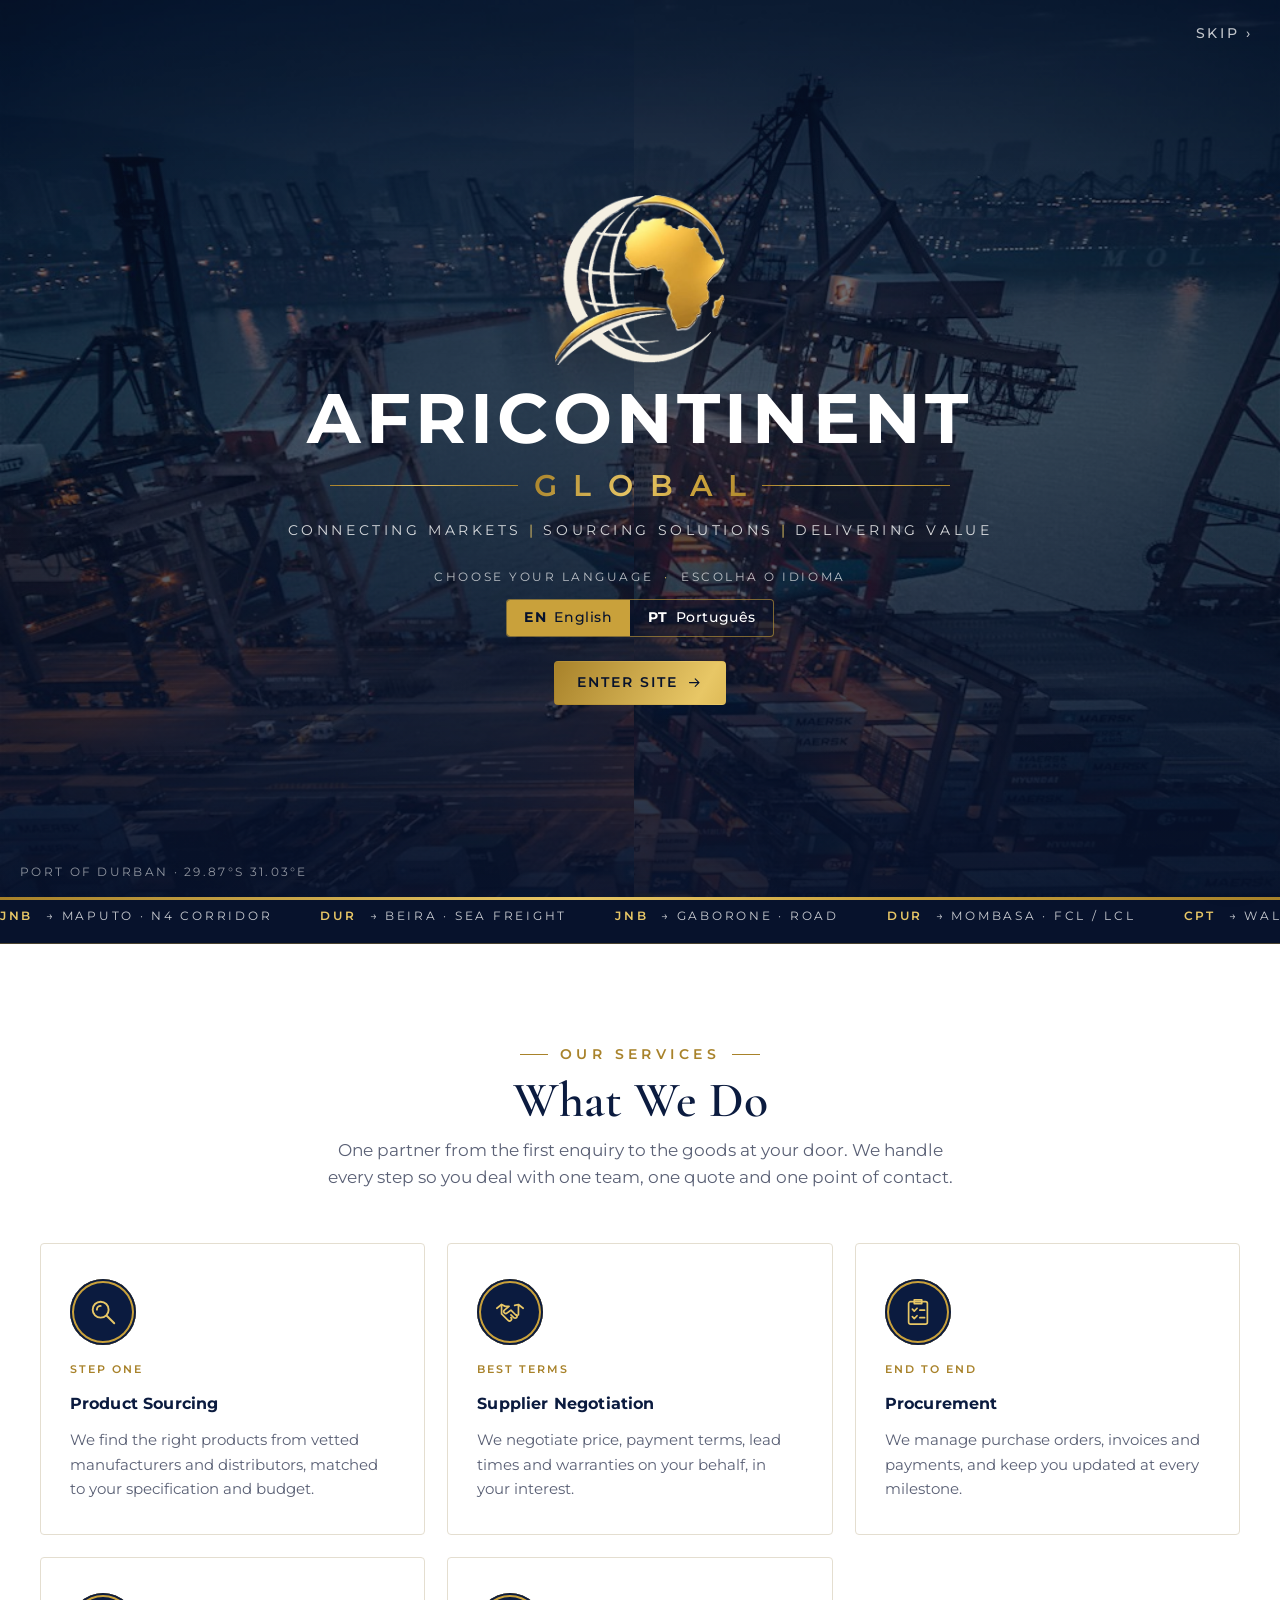
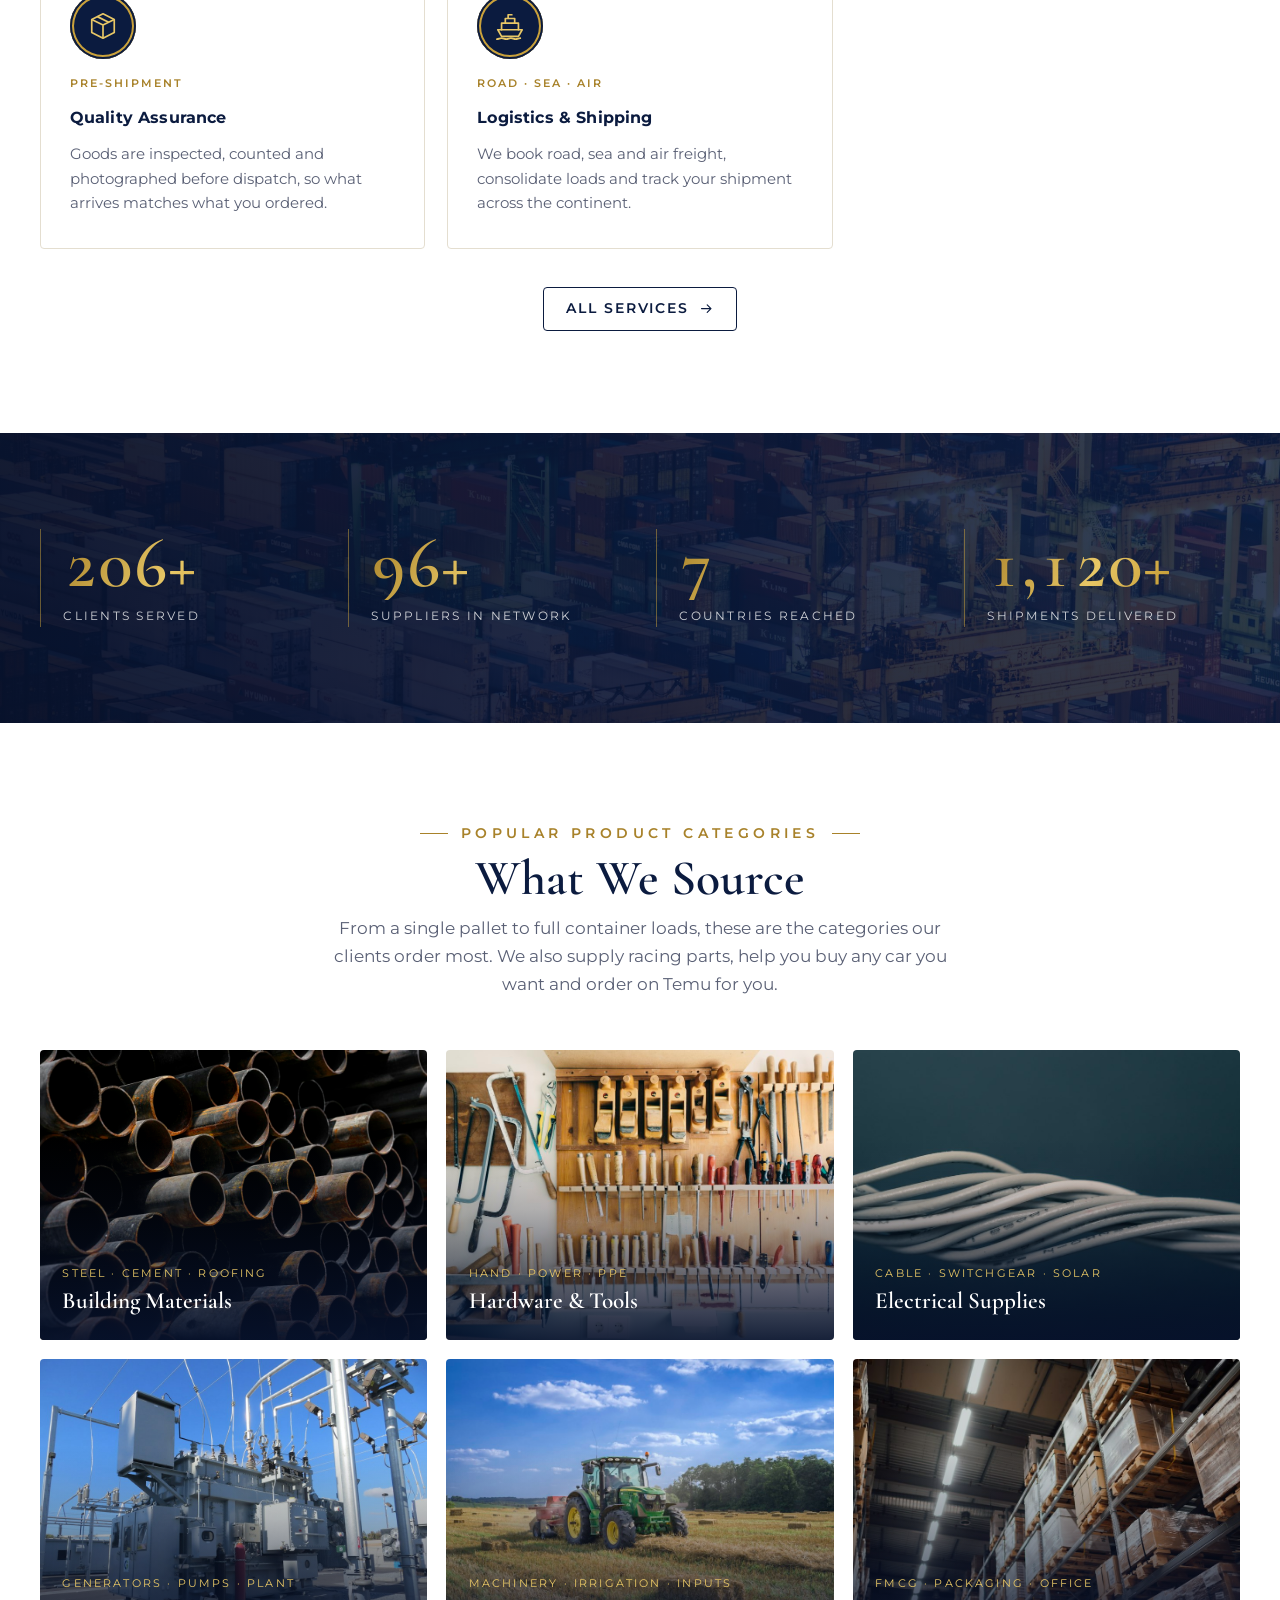
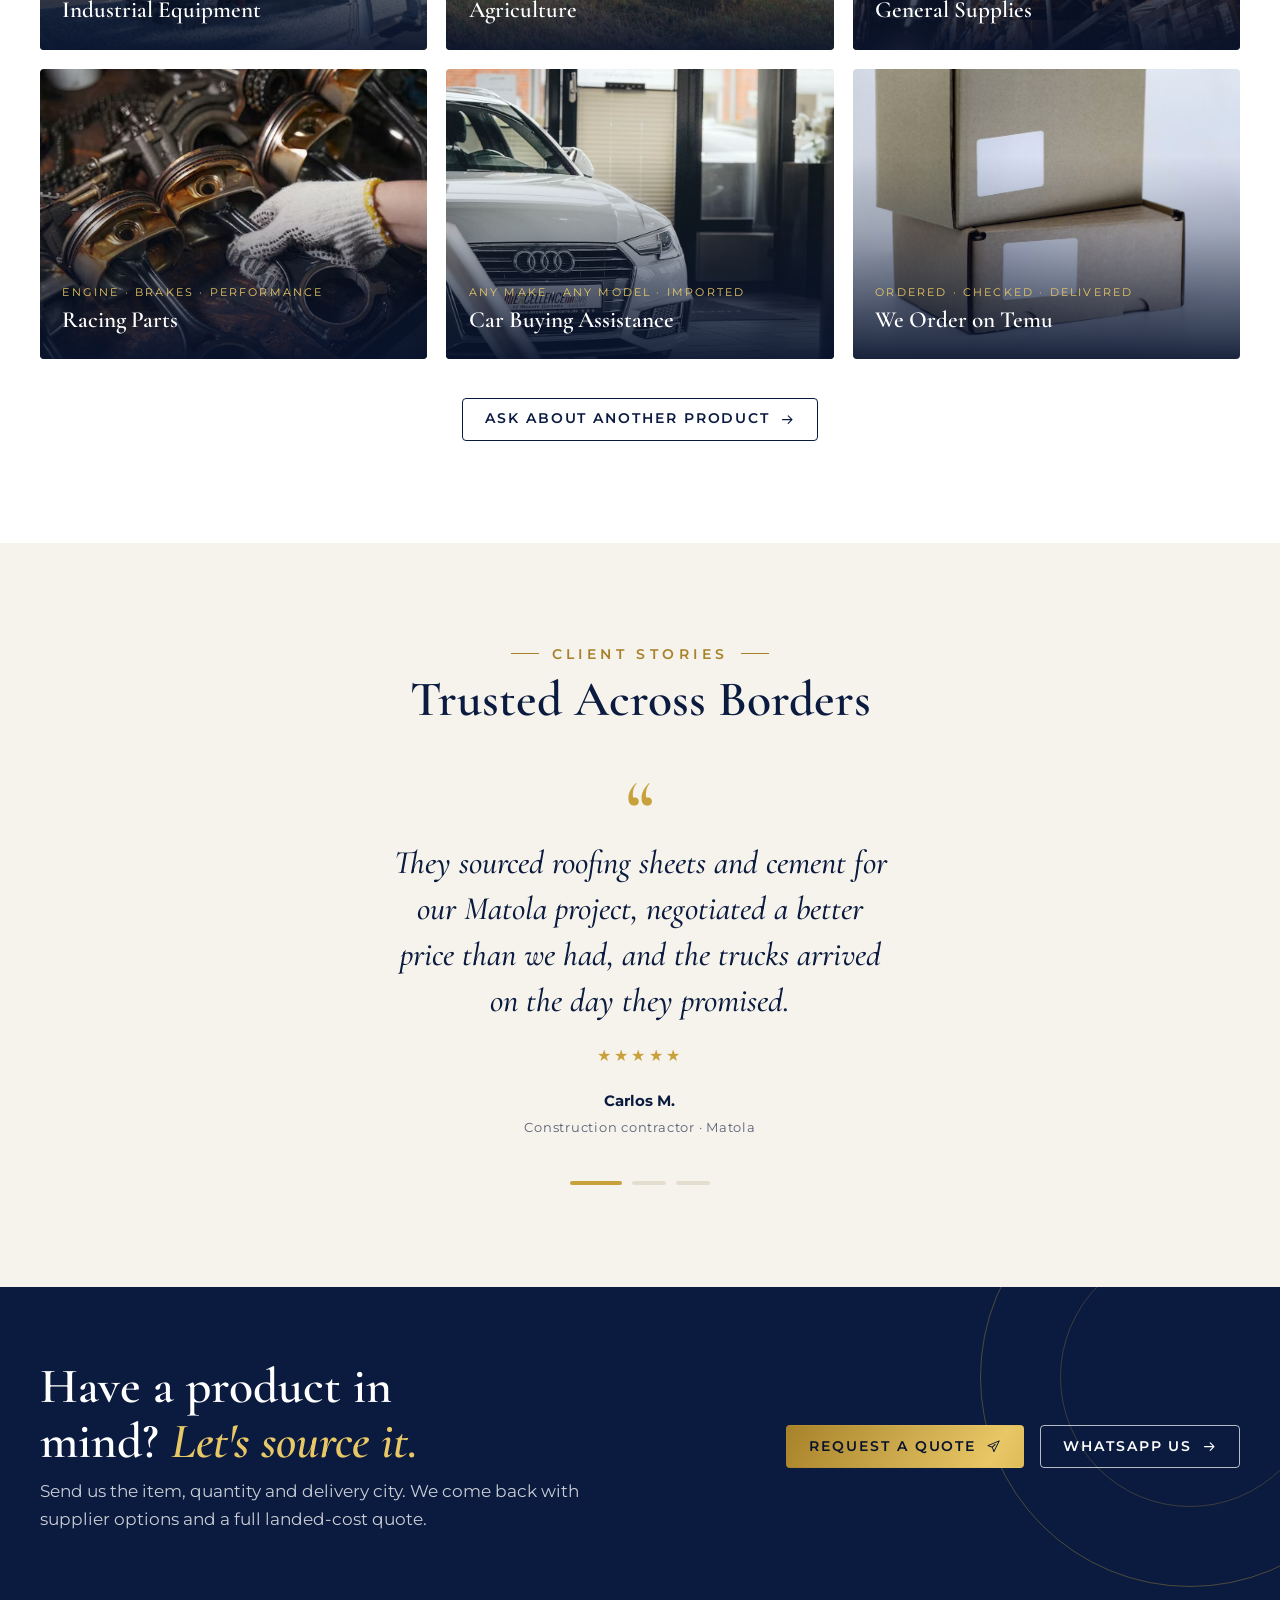
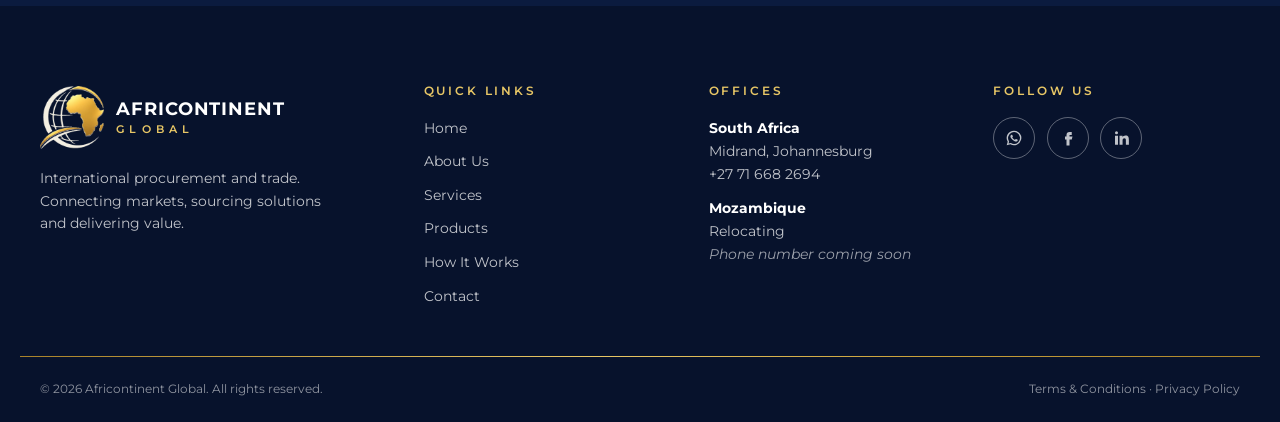
<file: index.html>
<!DOCTYPE html>
<html lang="en">
<head>
<meta charset="utf-8">
<meta name="viewport" content="width=device-width, initial-scale=1, viewport-fit=cover">
<title>Africontinent Global | International Procurement & Trade</title>
<meta name="description" content="Africontinent Global – international procurement and trade. We source, negotiate, ship and clear goods across Africa.">
<meta property="og:title" content="Africontinent Global | International Procurement & Trade">
<meta property="og:description" content="Africontinent Global – international procurement and trade. We source, negotiate, ship and clear goods across Africa.">
<meta property="og:image" content="assets/africontinent-logo-full.png">
<meta name="theme-color" content="#0B1B3F">
<link rel="icon" type="image/png" href="assets/globe.png">
<link rel="preconnect" href="https://fonts.googleapis.com"><link rel="preconnect" href="https://fonts.gstatic.com" crossorigin><link rel="stylesheet" href="https://fonts.googleapis.com/css2?family=Cormorant+Garamond:ital,wght@0,500;0,600;0,700;1,500;1,600&family=Montserrat:wght@400;500;600;700&display=swap">
<link rel="stylesheet" href="css/style.css">
</head>
<body>
<!-- ICON SPRITE -->
<svg width="0" height="0" style="position:absolute" aria-hidden="true">
  <defs>
    <symbol id="i-arrow" viewBox="0 0 24 24" fill="none" stroke="currentColor" stroke-width="1.8" stroke-linecap="round" stroke-linejoin="round"><path d="M4 12h15M13 6l6 6-6 6"/></symbol>
    <symbol id="i-send" viewBox="0 0 24 24" fill="none" stroke="currentColor" stroke-width="1.6" stroke-linejoin="round"><path d="M21 3 3 10.5l7 2.5 2.5 7L21 3Z"/><path d="m10 13 5-5"/></symbol>
    <symbol id="i-handshake" viewBox="0 0 48 48" fill="none" stroke="currentColor" stroke-width="2" stroke-linecap="round" stroke-linejoin="round"><path d="M3 17l7-5 6 3h6l-7 6a3 3 0 0 0 4 4l5-4 9 9"/><path d="M45 17l-7-5-6 2"/><path d="M38 31l-4 4M34 26l5 5M10 12v15l10 10a3 3 0 0 0 4-4M16 31l4 4M20 27l5 5a3 3 0 0 0 4-4"/><path d="M3 17v11h7M45 17v11h-7"/></symbol>
    <symbol id="i-shield" viewBox="0 0 48 48" fill="none" stroke="currentColor" stroke-width="2" stroke-linecap="round" stroke-linejoin="round"><path d="M24 4 7 10v12c0 11 7 18 17 22 10-4 17-11 17-22V10L24 4Z"/><path d="m16 24 6 6 11-12"/></symbol>
    <symbol id="i-truck" viewBox="0 0 48 48" fill="none" stroke="currentColor" stroke-width="2" stroke-linecap="round" stroke-linejoin="round"><path d="M3 10h26v24H3zM29 18h9l7 8v8h-16"/><circle cx="12" cy="36" r="4"/><circle cx="36" cy="36" r="4"/><path d="M8 18h10M8 24h14"/></symbol>
    <symbol id="i-search" viewBox="0 0 32 32" fill="none" stroke="currentColor" stroke-width="2" stroke-linecap="round"><circle cx="13.5" cy="13.5" r="8.5"/><path d="m20 20 8 8"/><path d="M9.5 13.5a4 4 0 0 1 4-4"/></symbol>
    <symbol id="i-deal" viewBox="0 0 32 32" fill="none" stroke="currentColor" stroke-width="1.8" stroke-linecap="round" stroke-linejoin="round"><path d="M2 12l5-4 4 2h4l-5 4a2 2 0 0 0 3 3l4-3 6 6"/><path d="M30 12l-5-4-4 1M7 8v10l7 7a2 2 0 0 0 3-3M17 19l3 3a2 2 0 0 0 3-3M25 8v11"/></symbol>
    <symbol id="i-clipboard" viewBox="0 0 32 32" fill="none" stroke="currentColor" stroke-width="1.8" stroke-linecap="round" stroke-linejoin="round"><rect x="6" y="5" width="20" height="24" rx="2"/><path d="M12 3h8v4h-8zM10 13l2 2 3-3M10 21l2 2 3-3M18 14h5M18 22h5"/></symbol>
    <symbol id="i-box" viewBox="0 0 32 32" fill="none" stroke="currentColor" stroke-width="1.8" stroke-linejoin="round"><path d="M16 3 4 9v14l12 6 12-6V9L16 3Z"/><path d="M4 9l12 6 12-6M16 15v14M10 6l12 6"/></symbol>
    <symbol id="i-ship" viewBox="0 0 32 32" fill="none" stroke="currentColor" stroke-width="1.8" stroke-linecap="round" stroke-linejoin="round"><path d="M3 20h26l-4 7H7l-4-7Z"/><path d="M7 20v-7h18v7M11 13V8h10v5M14 8V4h4"/><path d="M2 30c2 0 3-1 5-1s3 1 5 1 3-1 5-1 3 1 5 1 3-1 5-1"/></symbol>
    <symbol id="i-customs" viewBox="0 0 32 32" fill="none" stroke="currentColor" stroke-width="1.8" stroke-linecap="round" stroke-linejoin="round"><rect x="4" y="6" width="24" height="20" rx="2"/><circle cx="12" cy="14" r="3"/><path d="M7 22c1-3 3-4 5-4s4 1 5 4M19 12h6M19 16h6M19 20h4"/></symbol>
    <symbol id="i-chat" viewBox="0 0 32 32" fill="none" stroke="currentColor" stroke-width="1.8" stroke-linejoin="round"><path d="M5 6h22v15H14l-6 5v-5H5z"/><circle cx="11" cy="13.5" r="1" fill="currentColor"/><circle cx="16" cy="13.5" r="1" fill="currentColor"/><circle cx="21" cy="13.5" r="1" fill="currentColor"/></symbol>
    <symbol id="i-check" viewBox="0 0 32 32" fill="none" stroke="currentColor" stroke-width="1.8" stroke-linecap="round" stroke-linejoin="round"><path d="M16 3 4 9v14l12 6 12-6V9L16 3Z"/><path d="M4 9l12 6 12-6M16 15v14"/><circle cx="24" cy="24" r="5" fill="#0B1B3F"/><path d="m21.5 24 2 2 3-3.5"/></symbol>
    <symbol id="i-pin" viewBox="0 0 32 32" fill="none" stroke="currentColor" stroke-width="1.8" stroke-linejoin="round"><path d="M16 29s-9-8.5-9-16a9 9 0 0 1 18 0c0 7.5-9 16-9 16Z"/><circle cx="16" cy="13" r="3.5"/></symbol>
    <symbol id="i-people" viewBox="0 0 32 32" fill="none" stroke="currentColor" stroke-width="1.8" stroke-linecap="round"><circle cx="11" cy="11" r="4"/><circle cx="22" cy="12" r="3"/><path d="M3 26c1-5 4-7 8-7s7 2 8 7M19 19c4 0 7 2 8 6"/></symbol>
    <symbol id="i-globe" viewBox="0 0 32 32" fill="none" stroke="currentColor" stroke-width="1.8"><circle cx="16" cy="16" r="12"/><path d="M4 16h24M16 4c4 4 5 8 5 12s-1 8-5 12c-4-4-5-8-5-12s1-8 5-12Z"/></symbol>
    <symbol id="i-award" viewBox="0 0 32 32" fill="none" stroke="currentColor" stroke-width="1.8" stroke-linejoin="round"><circle cx="16" cy="12" r="8"/><path d="m11 18-3 11 8-4 8 4-3-11"/><path d="m13 12 2 2 4-4"/></symbol>
    <symbol id="i-phone" viewBox="0 0 32 32" fill="none" stroke="currentColor" stroke-width="1.8" stroke-linejoin="round"><path d="M7 4h5l2 7-3 2a16 16 0 0 0 8 8l2-3 7 2v5a3 3 0 0 1-3 3C14 28 4 18 4 7a3 3 0 0 1 3-3Z"/></symbol>
    <symbol id="i-mail" viewBox="0 0 32 32" fill="none" stroke="currentColor" stroke-width="1.8" stroke-linejoin="round"><rect x="4" y="7" width="24" height="18" rx="2"/><path d="m4 9 12 9 12-9"/></symbol>
    <symbol id="i-up" viewBox="0 0 24 24" fill="none" stroke="currentColor" stroke-width="2" stroke-linecap="round" stroke-linejoin="round"><path d="M12 19V5M6 11l6-6 6 6"/></symbol>
    <symbol id="i-wa" viewBox="0 0 32 32" fill="currentColor"><path d="M16 3a13 13 0 0 0-11.2 19.6L3 29l6.6-1.7A13 13 0 1 0 16 3Zm0 23.6a10.6 10.6 0 0 1-5.4-1.5l-.4-.2-3.9 1 1-3.8-.2-.4A10.6 10.6 0 1 1 16 26.6Zm5.8-7.9c-.3-.2-1.9-.9-2.2-1s-.5-.2-.7.2-.8 1-1 1.2-.4.2-.7 0a8.7 8.7 0 0 1-4.3-3.8c-.3-.6.3-.5 1-1.7.1-.2 0-.4 0-.6l-1-2.4c-.3-.6-.5-.5-.7-.5h-.6a1.2 1.2 0 0 0-.9.4 3.6 3.6 0 0 0-1.1 2.7 6.3 6.3 0 0 0 1.3 3.3 14.4 14.4 0 0 0 5.5 4.9c2 .9 2.8.9 3.9.8a3.3 3.3 0 0 0 2.1-1.5 2.7 2.7 0 0 0 .2-1.5c-.1-.2-.3-.3-.6-.5Z"/></symbol>
    <symbol id="i-fb" viewBox="0 0 24 24" fill="currentColor"><path d="M14 8h3V4h-3a4 4 0 0 0-4 4v2H8v4h2v8h4v-8h3l1-4h-4V8.5c0-.3.2-.5.5-.5Z"/></symbol>
    <symbol id="i-in" viewBox="0 0 24 24" fill="currentColor"><path d="M4 9h4v12H4zM6 3a2 2 0 1 1 0 4 2 2 0 0 1 0-4Zm4 6h4v1.7c.6-1 2-2 4-2 4 0 4.5 2.6 4.5 6V21h-4v-5.6c0-1.4 0-3.2-2-3.2s-2.4 1.5-2.4 3.1V21h-4z"/></symbol>
  </defs>
</svg>

<!-- =================== 1. WELCOME INTRO =================== -->
<div class="intro" id="intro" role="dialog" aria-label="Welcome to Africontinent Global">
  <div class="intro-panel left" aria-hidden="true">
    <div class="photo"><img src="assets/images/intro-cargo-ship-dusk.jpg" alt=""></div>
  </div>
  <div class="intro-panel right" aria-hidden="true">
    <div class="photo"><img src="assets/images/intro-cargo-ship-dusk.jpg" alt=""></div>
  </div>

  <button class="intro-skip" id="introSkip" type="button" data-i18n="skip">Skip ›</button>

  <div class="intro-content">
    <img class="intro-emblem" src="assets/globe-light.png" alt="Africontinent Global emblem">
    <div class="intro-word" id="introWord" aria-label="Africontinent">AFRICONTINENT</div>
    <div class="intro-global"><b>GLOBAL</b></div>
    <p class="intro-tag" data-i18n-html="intro_tag">Connecting Markets<i>|</i>Sourcing Solutions<i>|</i>Delivering Value</p>
    <div class="intro-lang">
      <span class="intro-lang-label"><span>Choose your language</span><i aria-hidden="true">·</i><span>Escolha o idioma</span></span>
      <div class="lang lang-lg" role="group" aria-label="Language / Idioma">
        <button type="button" class="on" data-lang="en"><b>EN</b> English</button>
        <button type="button" data-lang="pt"><b>PT</b> Português</button>
      </div>
    </div>
    <button class="btn btn-gold" id="introEnter" type="button"><span data-i18n="enter">Enter Site</span><svg><use href="#i-arrow"/></svg></button>
  </div>

  <div class="intro-meta">Port of Durban · 29.87°S 31.03°E</div>
  <div class="intro-progress"><span></span></div>
</div>

<!-- =================== 2. HEADER =================== -->
<header class="site-header" id="header">
  <div class="wrap nav">
    <a class="brand" href="index.html" aria-label="Africontinent Global home">
      <img src="assets/globe-light.png" alt="">
      <span class="brand-text"><strong>AFRICONTINENT</strong><small>GLOBAL</small></span>
    </a>
    <ul class="nav-links">
      <li><a href="index.html" data-i18n="nav_home">Home</a></li>
      <li><a href="about.html" data-i18n="nav_about">About Us</a></li>
      <li><a href="services.html" data-i18n="nav_services">Services</a></li>
      <li><a href="products.html" data-i18n="nav_products">Products</a></li>
      <li><a href="how-it-works.html" data-i18n="nav_how">How It Works</a></li>
      <li><a href="contact.html" data-i18n="nav_contact">Contact</a></li>
    </ul>
    <div class="nav-actions">
      <div class="lang" role="group" aria-label="Language">
        <button type="button" class="on" data-lang="en">EN</button>
        <button type="button" data-lang="pt">PT</button>
      </div>
      <a href="contact.html" class="btn btn-outline-gold btn-quote"><span data-i18n="quote">Request a Quote</span><svg><use href="#i-send"/></svg></a>
      <button class="burger" id="burger" type="button" aria-label="Open menu" aria-expanded="false" aria-controls="mobileMenu"><span></span><span></span><span></span></button>
    </div>
  </div>
</header>

<nav class="mobile-menu" id="mobileMenu" aria-label="Mobile">
  <ul>
    <li><a href="index.html" data-i18n="nav_home">Home</a></li>
    <li><a href="about.html" data-i18n="nav_about">About Us</a></li>
    <li><a href="services.html" data-i18n="nav_services">Services</a></li>
    <li><a href="products.html" data-i18n="nav_products">Products</a></li>
    <li><a href="how-it-works.html" data-i18n="nav_how">How It Works</a></li>
    <li><a href="contact.html" data-i18n="nav_contact">Contact</a></li>
  </ul>
  <div class="mm-foot">
    <div class="lang" role="group" aria-label="Language">
      <button type="button" class="on" data-lang="en">EN</button>
      <button type="button" data-lang="pt">PT</button>
    </div>
    <a href="contact.html" class="btn btn-gold"><span data-i18n="quote">Request a Quote</span><svg><use href="#i-send"/></svg></a>
  </div>
</nav>

<main>
<!-- =================== 3. HERO =================== -->
<section class="hero" id="home">
  <div class="hero-bg photo"><img id="heroImg" src="assets/images/johannesburg-skyline.jpg" alt="Johannesburg skyline at golden hour" fetchpriority="high"></div>
  <div class="wrap hero-inner">
    <span class="eyebrow reveal" data-i18n="hero_eyebrow">International Procurement &amp; Trade</span>
    <h1 class="reveal" data-i18n-html="hero_title">Connecting Africa to global markets through <em>trusted trade.</em></h1>
    <p class="hero-lede reveal" data-i18n="hero_lede">Africontinent Global helps businesses and individuals source quality products, negotiate with reliable suppliers and coordinate procurement and delivery across borders.</p>
    <div class="hero-cta reveal">
      <a href="services.html" class="btn btn-gold"><span data-i18n="btn_services">Our Services</span><svg><use href="#i-arrow"/></svg></a>
      <a href="contact.html" class="btn btn-outline-light"><span data-i18n="btn_contact">Contact Us</span><svg><use href="#i-arrow"/></svg></a>
    </div>
    <div class="trust reveal">
      <div><svg><use href="#i-handshake"/></svg><p><strong data-i18n="t1">Trusted Partnerships</strong><span data-i18n="t1d">Reliable suppliers you can count on.</span></p></div>
      <div><svg><use href="#i-shield"/></svg><p><strong data-i18n="t2">Secure Transactions</strong><span data-i18n="t2d">Safe, transparent and compliant.</span></p></div>
      <div><svg><use href="#i-truck"/></svg><p><strong data-i18n="t3">On-Time Delivery</strong><span data-i18n="t3d">Efficient logistics across borders.</span></p></div>
    </div>
  </div>
  <div class="hero-coords">Johannesburg · Durban · Maputo</div>
</section>

<div class="ticker" aria-hidden="true">
  <div class="ticker-track">
    <span><b>JNB</b> → Maputo · N4 Corridor</span><span><b>DUR</b> → Beira · Sea freight</span><span><b>JNB</b> → Gaborone · Road</span><span><b>DUR</b> → Mombasa · FCL / LCL</span><span><b>CPT</b> → Walvis Bay · Coastal</span><span><b>JNB</b> → Lusaka · Beitbridge</span><span><b>Incoterms</b> FOB · CIF · DAP · DDP</span>
    <span><b>JNB</b> → Maputo · N4 Corridor</span><span><b>DUR</b> → Beira · Sea freight</span><span><b>JNB</b> → Gaborone · Road</span><span><b>DUR</b> → Mombasa · FCL / LCL</span><span><b>CPT</b> → Walvis Bay · Coastal</span><span><b>JNB</b> → Lusaka · Beitbridge</span><span><b>Incoterms</b> FOB · CIF · DAP · DDP</span>
  </div>
</div>

<!-- =================== 4. SERVICES =================== -->
<section class="section" id="services">
  <div class="wrap">
    <div class="section-head reveal">
      <span class="eyebrow" data-i18n="svc_eyebrow">Our Services</span>
      <h2 data-i18n="svc_title">What We Do</h2>
      <p data-i18n="svc_lede">One partner from the first enquiry to the goods at your door. We handle every step so you deal with one team, one quote and one point of contact.</p>
    </div>
    <div class="services-grid">
      <article class="service reveal"><div class="icon-ring"><svg><use href="#i-search"/></svg></div><span class="tag">Step one</span><h3 data-i18n="s1">Product Sourcing</h3><p data-i18n="s1d">We find the right products from vetted manufacturers and distributors, matched to your specification and budget.</p></article>
      <article class="service reveal"><div class="icon-ring"><svg><use href="#i-deal"/></svg></div><span class="tag">Best terms</span><h3 data-i18n="s2">Supplier Negotiation</h3><p data-i18n="s2d">We negotiate price, payment terms, lead times and warranties on your behalf, in your interest.</p></article>
      <article class="service reveal"><div class="icon-ring"><svg><use href="#i-clipboard"/></svg></div><span class="tag">End to end</span><h3 data-i18n="s3">Procurement</h3><p data-i18n="s3d">We manage purchase orders, invoices and payments, and keep you updated at every milestone.</p></article>
      <article class="service reveal"><div class="icon-ring"><svg><use href="#i-box"/></svg></div><span class="tag">Pre-shipment</span><h3 data-i18n="s4">Quality Assurance</h3><p data-i18n="s4d">Goods are inspected, counted and photographed before dispatch, so what arrives matches what you ordered.</p></article>
      <article class="service reveal"><div class="icon-ring"><svg><use href="#i-ship"/></svg></div><span class="tag">Road · Sea · Air</span><h3 data-i18n="s5">Logistics &amp; Shipping</h3><p data-i18n="s5d">We book road, sea and air freight, consolidate loads and track your shipment across the continent.</p></article>
    
    </div>
  <div class="section-more reveal"><a href="services.html" class="btn btn-outline-navy"><span data-i18n="all_services">All Services</span><svg><use href="#i-arrow"/></svg></a></div>
  </div>
</section>

<!-- =================== 7. STATS =================== -->
<section class="stats on-dark">
  <div class="photo"><img loading="lazy" src="assets/images/aerial-containers.jpg" alt=""></div>
  <div class="wrap stats-grid">
    <div class="stat reveal"><b data-count="250" data-suffix="+">250+</b><span data-i18n="st1">Clients served</span></div>
    <div class="stat reveal"><b data-count="120" data-suffix="+">120+</b><span data-i18n="st2">Suppliers in network</span></div>
    <div class="stat reveal"><b data-count="9">9</b><span data-i18n="st3">Countries reached</span></div>
    <div class="stat reveal"><b data-count="1400" data-suffix="+">1,400+</b><span data-i18n="st4">Shipments delivered</span></div>
  </div>
</section>

<!-- =================== 6. PRODUCTS =================== -->
<section class="section" id="products">
  <div class="wrap">
    <div class="section-head reveal">
      <span class="eyebrow" data-i18n="prod_eyebrow">Popular Product Categories</span>
      <h2 data-i18n="prod_title">What We Source</h2>
      <p data-i18n="prod_lede_home">From a single pallet to full container loads, these are the categories our clients order most. We also supply racing parts, help you buy any car you want and order on Temu for you.</p>
    </div>
    <div class="products-grid">
      <a href="contact.html?product=Building+Materials" class="product reveal" data-product="Building Materials"><div class="photo"><img loading="lazy" src="assets/images/building-materials-steel-pipes.jpg" alt="Stack of steel pipes"></div><div class="product-label"><span class="hs">Steel · Cement · Roofing</span><h3 data-i18n="p1">Building Materials</h3><span class="more"><span data-i18n="view">View products</span> →</span></div></a>
      <a href="contact.html?product=Hardware+%26+Tools" class="product reveal" data-product="Hardware &amp; Tools"><div class="photo"><img loading="lazy" src="assets/images/hardware-tools.jpg" alt="Hand tools hanging on a workshop rack"></div><div class="product-label"><span class="hs">Hand · Power · PPE</span><h3 data-i18n="p2">Hardware &amp; Tools</h3><span class="more"><span data-i18n="view">View products</span> →</span></div></a>
      <a href="contact.html?product=Electrical+Supplies" class="product reveal" data-product="Electrical Supplies"><div class="photo"><img loading="lazy" src="assets/images/electrical-cable.jpg" alt="Rolled electrical cable"></div><div class="product-label"><span class="hs">Cable · Switchgear · Solar</span><h3 data-i18n="p3">Electrical Supplies</h3><span class="more"><span data-i18n="view">View products</span> →</span></div></a>
      <a href="contact.html?product=Industrial+Equipment" class="product reveal" data-product="Industrial Equipment"><div class="photo"><img loading="lazy" src="assets/images/industrial-transformer.jpg" alt="Electrical transformer in a substation"></div><div class="product-label"><span class="hs">Generators · Pumps · Plant</span><h3 data-i18n="p4">Industrial Equipment</h3><span class="more"><span data-i18n="view">View products</span> →</span></div></a>
      <a href="contact.html?product=Agriculture" class="product reveal" data-product="Agriculture"><div class="photo"><img loading="lazy" src="assets/images/agriculture-tractor.jpg" alt="Green tractor in a grass field"></div><div class="product-label"><span class="hs">Machinery · Irrigation · Inputs</span><h3 data-i18n="p5">Agriculture</h3><span class="more"><span data-i18n="view">View products</span> →</span></div></a>
      <a href="contact.html?product=General+Supplies" class="product reveal" data-product="General Supplies"><div class="photo"><img loading="lazy" src="assets/images/general-supplies-warehouse.jpg" alt="Cardboard boxes on warehouse racks"></div><div class="product-label"><span class="hs">FMCG · Packaging · Office</span><h3 data-i18n="p6">General Supplies</h3><span class="more"><span data-i18n="view">View products</span> →</span></div></a>
      <a href="contact.html?product=Racing+Parts" class="product reveal" data-product="Racing Parts"><div class="photo"><img loading="lazy" src="assets/images/racing-parts.jpg" alt="Engine pistons and connecting rods"></div><div class="product-label"><span class="hs">Engine · Brakes · Performance</span><h3 data-i18n="p7">Racing Parts</h3><span class="more"><span data-i18n="view">View products</span> →</span></div></a>
      <a href="contact.html?product=Car+Buying+Assistance" class="product reveal" data-product="Car Buying Assistance"><div class="photo"><img loading="lazy" src="assets/images/car-showroom.jpg" alt="White car parked in a showroom"></div><div class="product-label"><span class="hs">Any make · Any model · Imported</span><h3 data-i18n="p8">Car Buying Assistance</h3><span class="more"><span data-i18n="view">View products</span> →</span></div></a>
      <a href="contact.html?product=Temu+Orders" class="product reveal" data-product="Temu Orders"><div class="photo"><img loading="lazy" src="assets/images/temu-delivery-parcel.jpg" alt="Delivery parcel box on a table"></div><div class="product-label"><span class="hs">Ordered · Checked · Delivered</span><h3 data-i18n="p9">We Order on Temu </h3><span class="more"><span data-i18n="view">View products</span> →</span></div></a>
    </div>
    <div class="products-cta reveal"><a href="contact.html" class="btn btn-outline-navy"><span data-i18n="more_products">Ask About Another Product</span><svg><use href="#i-arrow"/></svg></a></div>
  </div>
</section>

<!-- =================== 9. TESTIMONIALS =================== -->
<section class="section testimonials">
  <div class="wrap">
    <div class="section-head reveal">
      <span class="eyebrow" data-i18n="test_eyebrow">Client Stories</span>
      <h2 data-i18n="test_title">Trusted Across Borders</h2>
    </div>
    <div class="slider reveal" id="slider" aria-roledescription="carousel">
      <div class="slides" id="slides">
        <div class="slide"><span class="quote-mark">“</span><blockquote>They sourced roofing sheets and cement for our Matola project, negotiated a better price than we had, and the trucks arrived on the day they promised.</blockquote><span class="stars" aria-label="5 out of 5">★★★★★</span><p class="who"><b>Carlos M.</b><span>Construction contractor · Matola</span></p></div>
        <div class="slide"><span class="quote-mark">“</span><blockquote>Customs used to be our biggest headache. Africontinent handled every document and our generators cleared the border without a single delay.</blockquote><span class="stars" aria-label="5 out of 5">★★★★★</span><p class="who"><b>Thandiwe N.</b><span>Operations manager · Gaborone</span></p></div>
        <div class="slide"><span class="quote-mark">“</span><blockquote>Clear quotes, photos before dispatch and a real person on WhatsApp whenever I asked. That is why we keep ordering through them.</blockquote><span class="stars" aria-label="5 out of 5">★★★★★</span><p class="who"><b>Ana P.</b><span>Retail owner · Maputo</span></p></div>
      </div>
      <div class="dots" id="dots" role="tablist" aria-label="Choose testimonial"></div>
    </div>
  </div>
</section>

<section class="cta-band">
  <div class="wrap cta-inner">
    <div class="reveal">
      <h2 data-i18n-html="cta_t">Have a product in mind? <em>Let's source it.</em></h2>
      <p data-i18n="cta_l">Send us the item, quantity and delivery city. We come back with supplier options and a full landed-cost quote.</p>
    </div>
    <div class="cta-actions reveal">
      <a href="contact.html" class="btn btn-gold"><span data-i18n="quote">Request a Quote</span><svg><use href="#i-send"/></svg></a>
      <a href="https://wa.me/27716682694" target="_blank" rel="noopener" class="btn btn-outline-light"><span>WhatsApp Us</span><svg><use href="#i-arrow"/></svg></a>
    </div>
  </div>
</section>
</main>

<!-- =================== 11. FOOTER =================== -->
<footer class="footer">
  <div class="wrap footer-grid">
    <div class="footer-about">
      <a class="brand" href="index.html"><img src="assets/globe-light.png" alt=""><span class="brand-text"><strong>AFRICONTINENT</strong><small>GLOBAL</small></span></a>
      <p data-i18n="ft_about">International procurement and trade. Connecting markets, sourcing solutions and delivering value.</p>
    </div>
    <div>
      <h4 data-i18n="ft_links">Quick Links</h4>
      <ul><li><a href="index.html" data-i18n="nav_home">Home</a></li><li><a href="about.html" data-i18n="nav_about">About Us</a></li><li><a href="services.html" data-i18n="nav_services">Services</a></li><li><a href="products.html" data-i18n="nav_products">Products</a></li><li><a href="how-it-works.html" data-i18n="nav_how">How It Works</a></li><li><a href="contact.html" data-i18n="nav_contact">Contact</a></li></ul>
    </div>
    <div>
      <h4 data-i18n="ft_offices">Offices</h4>
      <ul><li><b style="color:#fff">South Africa</b><br>Midrand, Johannesburg<br>+27 71 668 2694</li><li><b style="color:#fff">Mozambique</b><br>Relocating<br><span class="soon" data-i18n="mz_phone">Phone number coming soon</span></li></ul>
    </div>
    <div>
      <h4 data-i18n="ft_follow">Follow Us</h4>
      <div class="socials">
        <a href="https://wa.me/27716682694" target="_blank" rel="noopener" aria-label="WhatsApp"><svg><use href="#i-wa"/></svg></a>
        <a href="https://facebook.com" target="_blank" rel="noopener" aria-label="Facebook"><svg><use href="#i-fb"/></svg></a>
        <a href="https://linkedin.com" target="_blank" rel="noopener" aria-label="LinkedIn"><svg><use href="#i-in"/></svg></a>
      </div>
    </div>
  </div>
  <div class="wrap footer-bar">
    <span>© 2026 Africontinent Global. All rights reserved.</span>
    <span><a href="index.html">Terms &amp; Conditions</a> · <a href="index.html">Privacy Policy</a></span>
  </div>
</footer>

<a class="wa-float" href="https://wa.me/27716682694" target="_blank" rel="noopener" aria-label="Chat on WhatsApp"><svg><use href="#i-wa"/></svg></a>
<button class="to-top" id="toTop" type="button" aria-label="Back to top"><svg><use href="#i-up"/></svg></button>
<div class="toast" id="toast" role="status" aria-live="polite"><svg><use href="#i-shield"/></svg><span id="toastText">Thank you. Your enquiry is ready.</span></div>

<script src="js/main.js"></script>
</body>
</html>
</file>
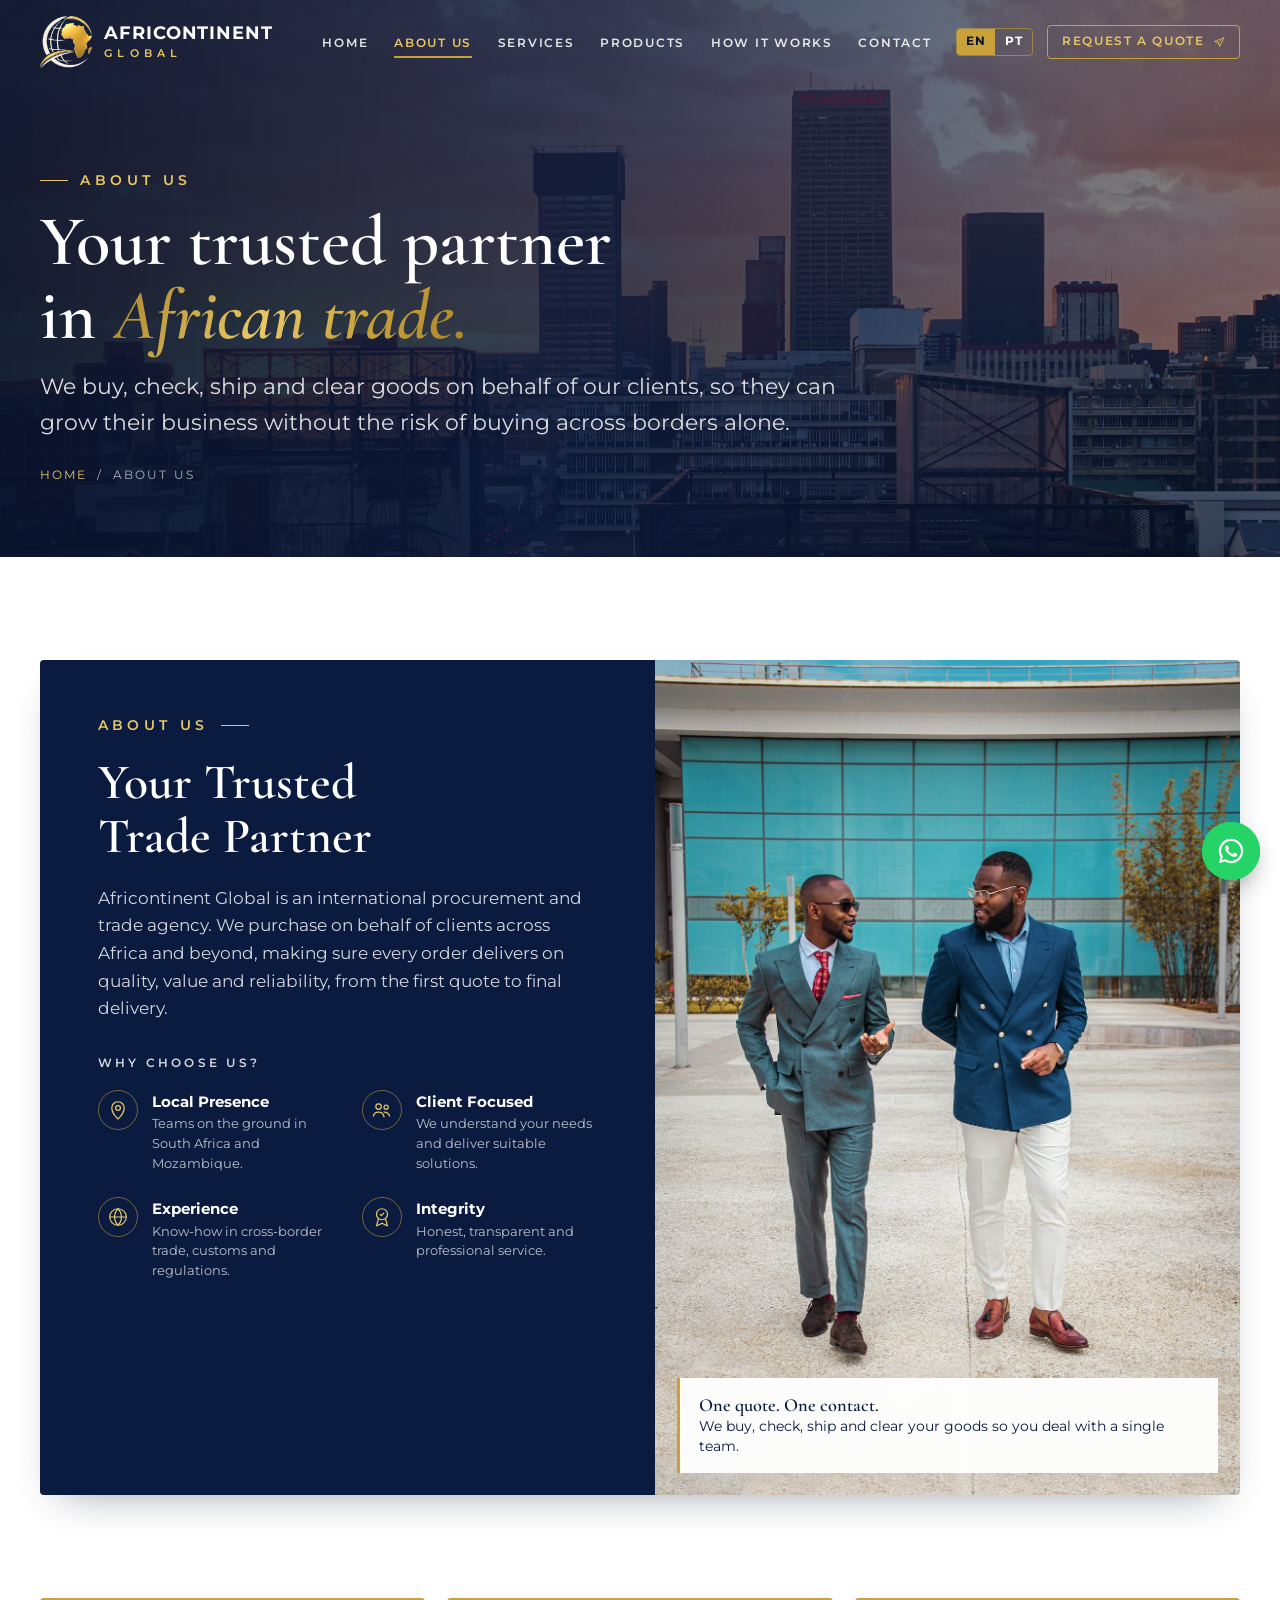
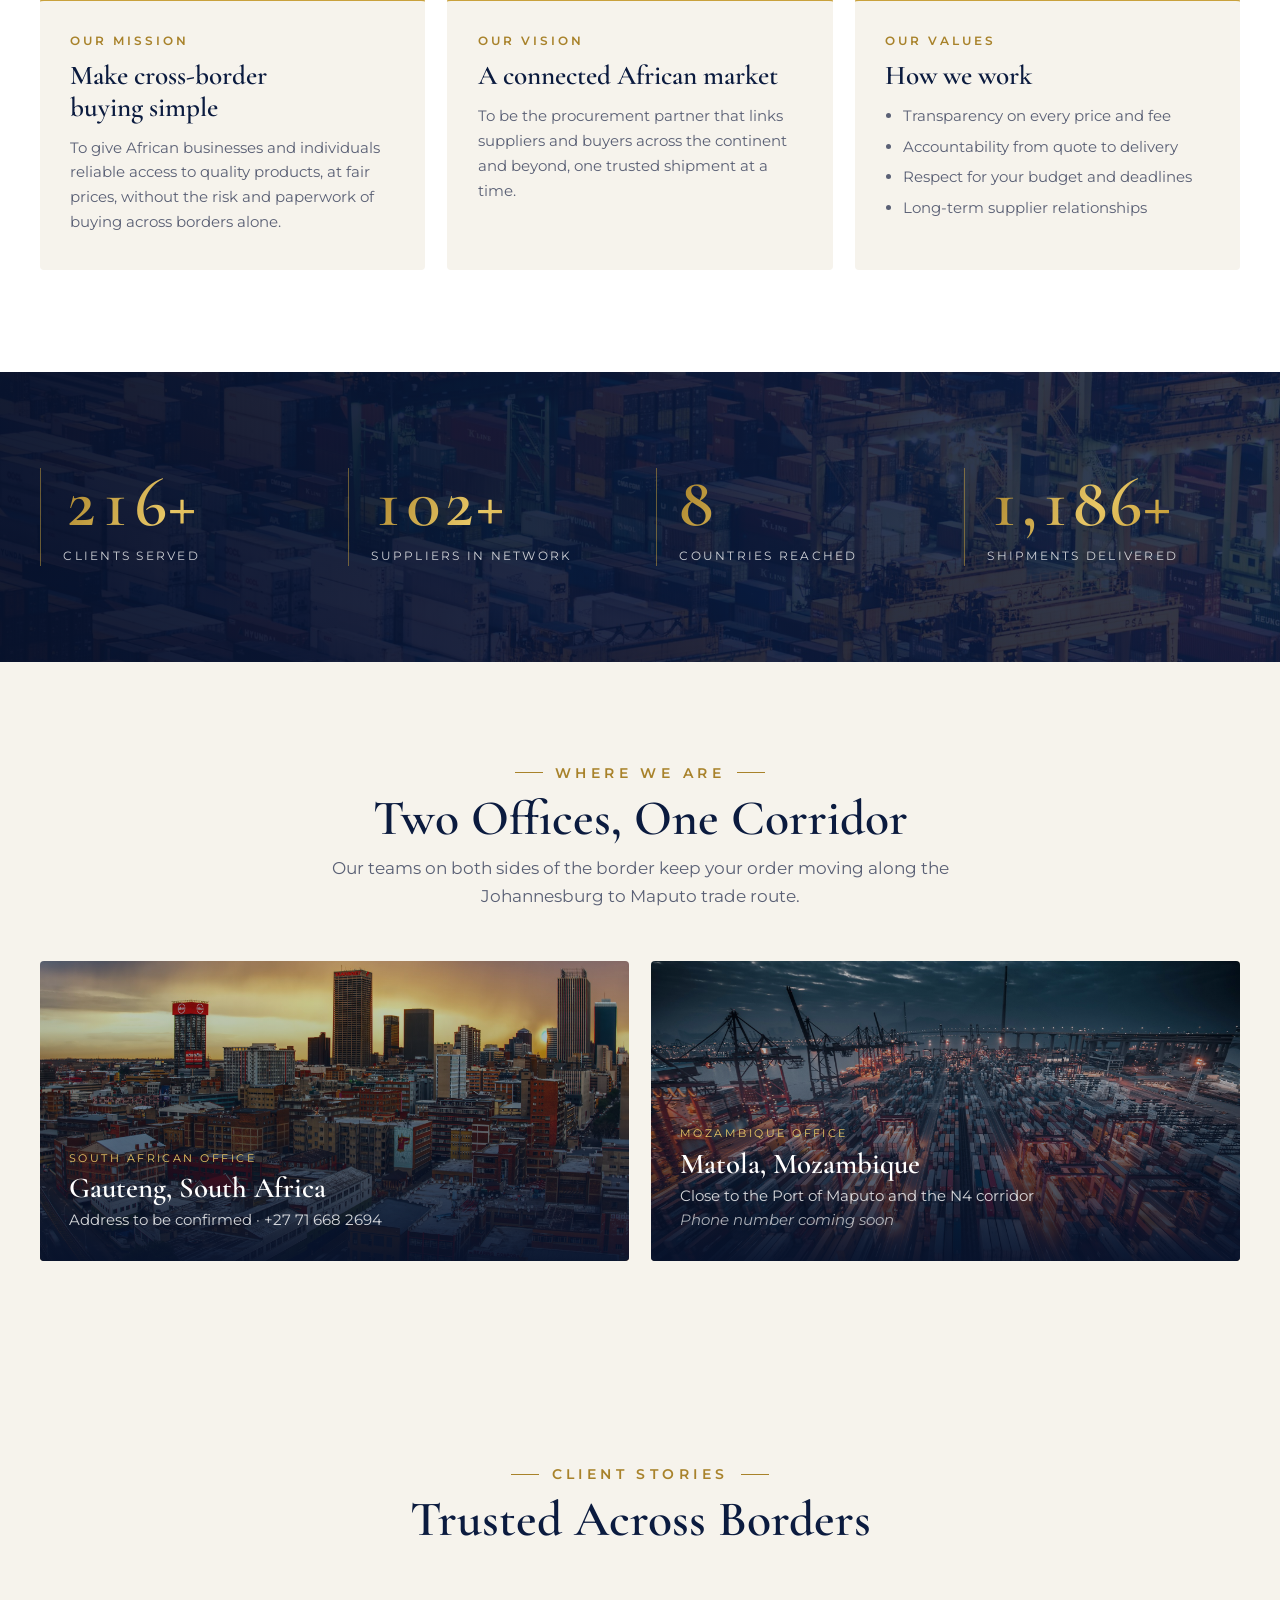
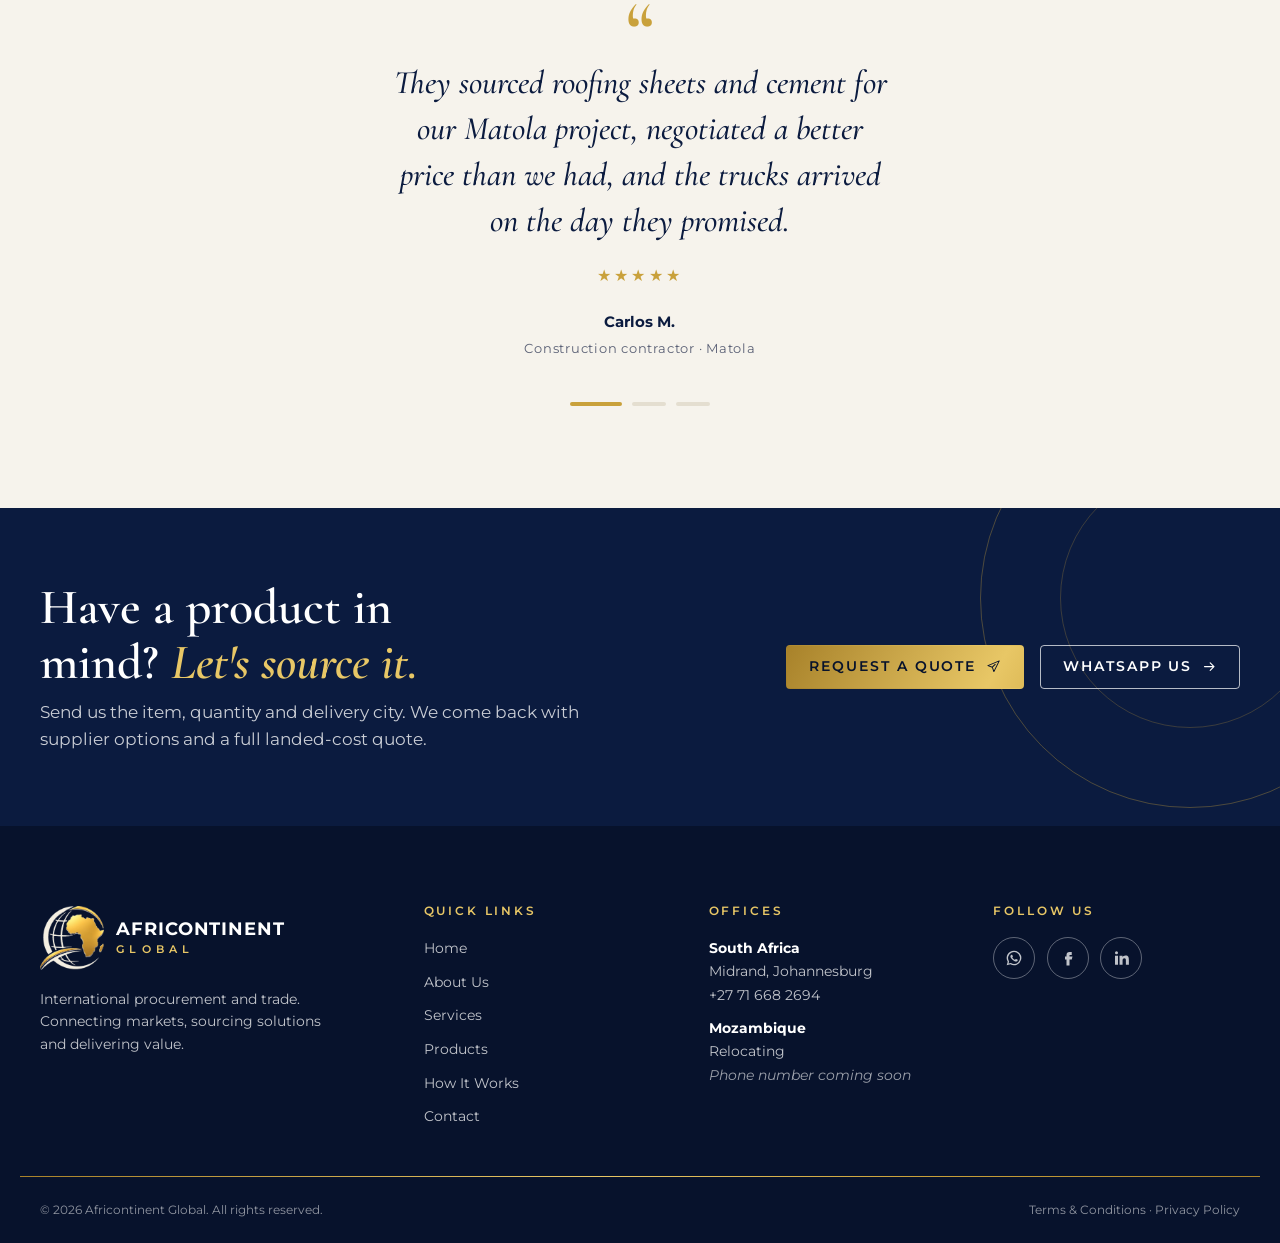
<file: about.html>
<!DOCTYPE html>
<html lang="en">
<head>
<meta charset="utf-8">
<meta name="viewport" content="width=device-width, initial-scale=1, viewport-fit=cover">
<title>About Us | Africontinent Global</title>
<meta name="description" content="Who we are: an international procurement and trade agency with offices in South Africa and Mozambique.">
<meta property="og:title" content="About Us | Africontinent Global">
<meta property="og:description" content="Who we are: an international procurement and trade agency with offices in South Africa and Mozambique.">
<meta property="og:image" content="assets/africontinent-logo-full.png">
<meta name="theme-color" content="#0B1B3F">
<link rel="icon" type="image/png" href="assets/globe.png">
<link rel="preconnect" href="https://fonts.googleapis.com"><link rel="preconnect" href="https://fonts.gstatic.com" crossorigin><link rel="stylesheet" href="https://fonts.googleapis.com/css2?family=Cormorant+Garamond:ital,wght@0,500;0,600;0,700;1,500;1,600&family=Montserrat:wght@400;500;600;700&display=swap">
<link rel="stylesheet" href="css/style.css">
</head>
<body>
<!-- ICON SPRITE -->
<svg width="0" height="0" style="position:absolute" aria-hidden="true">
  <defs>
    <symbol id="i-arrow" viewBox="0 0 24 24" fill="none" stroke="currentColor" stroke-width="1.8" stroke-linecap="round" stroke-linejoin="round"><path d="M4 12h15M13 6l6 6-6 6"/></symbol>
    <symbol id="i-send" viewBox="0 0 24 24" fill="none" stroke="currentColor" stroke-width="1.6" stroke-linejoin="round"><path d="M21 3 3 10.5l7 2.5 2.5 7L21 3Z"/><path d="m10 13 5-5"/></symbol>
    <symbol id="i-handshake" viewBox="0 0 48 48" fill="none" stroke="currentColor" stroke-width="2" stroke-linecap="round" stroke-linejoin="round"><path d="M3 17l7-5 6 3h6l-7 6a3 3 0 0 0 4 4l5-4 9 9"/><path d="M45 17l-7-5-6 2"/><path d="M38 31l-4 4M34 26l5 5M10 12v15l10 10a3 3 0 0 0 4-4M16 31l4 4M20 27l5 5a3 3 0 0 0 4-4"/><path d="M3 17v11h7M45 17v11h-7"/></symbol>
    <symbol id="i-shield" viewBox="0 0 48 48" fill="none" stroke="currentColor" stroke-width="2" stroke-linecap="round" stroke-linejoin="round"><path d="M24 4 7 10v12c0 11 7 18 17 22 10-4 17-11 17-22V10L24 4Z"/><path d="m16 24 6 6 11-12"/></symbol>
    <symbol id="i-truck" viewBox="0 0 48 48" fill="none" stroke="currentColor" stroke-width="2" stroke-linecap="round" stroke-linejoin="round"><path d="M3 10h26v24H3zM29 18h9l7 8v8h-16"/><circle cx="12" cy="36" r="4"/><circle cx="36" cy="36" r="4"/><path d="M8 18h10M8 24h14"/></symbol>
    <symbol id="i-search" viewBox="0 0 32 32" fill="none" stroke="currentColor" stroke-width="2" stroke-linecap="round"><circle cx="13.5" cy="13.5" r="8.5"/><path d="m20 20 8 8"/><path d="M9.5 13.5a4 4 0 0 1 4-4"/></symbol>
    <symbol id="i-deal" viewBox="0 0 32 32" fill="none" stroke="currentColor" stroke-width="1.8" stroke-linecap="round" stroke-linejoin="round"><path d="M2 12l5-4 4 2h4l-5 4a2 2 0 0 0 3 3l4-3 6 6"/><path d="M30 12l-5-4-4 1M7 8v10l7 7a2 2 0 0 0 3-3M17 19l3 3a2 2 0 0 0 3-3M25 8v11"/></symbol>
    <symbol id="i-clipboard" viewBox="0 0 32 32" fill="none" stroke="currentColor" stroke-width="1.8" stroke-linecap="round" stroke-linejoin="round"><rect x="6" y="5" width="20" height="24" rx="2"/><path d="M12 3h8v4h-8zM10 13l2 2 3-3M10 21l2 2 3-3M18 14h5M18 22h5"/></symbol>
    <symbol id="i-box" viewBox="0 0 32 32" fill="none" stroke="currentColor" stroke-width="1.8" stroke-linejoin="round"><path d="M16 3 4 9v14l12 6 12-6V9L16 3Z"/><path d="M4 9l12 6 12-6M16 15v14M10 6l12 6"/></symbol>
    <symbol id="i-ship" viewBox="0 0 32 32" fill="none" stroke="currentColor" stroke-width="1.8" stroke-linecap="round" stroke-linejoin="round"><path d="M3 20h26l-4 7H7l-4-7Z"/><path d="M7 20v-7h18v7M11 13V8h10v5M14 8V4h4"/><path d="M2 30c2 0 3-1 5-1s3 1 5 1 3-1 5-1 3 1 5 1 3-1 5-1"/></symbol>
    <symbol id="i-customs" viewBox="0 0 32 32" fill="none" stroke="currentColor" stroke-width="1.8" stroke-linecap="round" stroke-linejoin="round"><rect x="4" y="6" width="24" height="20" rx="2"/><circle cx="12" cy="14" r="3"/><path d="M7 22c1-3 3-4 5-4s4 1 5 4M19 12h6M19 16h6M19 20h4"/></symbol>
    <symbol id="i-chat" viewBox="0 0 32 32" fill="none" stroke="currentColor" stroke-width="1.8" stroke-linejoin="round"><path d="M5 6h22v15H14l-6 5v-5H5z"/><circle cx="11" cy="13.5" r="1" fill="currentColor"/><circle cx="16" cy="13.5" r="1" fill="currentColor"/><circle cx="21" cy="13.5" r="1" fill="currentColor"/></symbol>
    <symbol id="i-check" viewBox="0 0 32 32" fill="none" stroke="currentColor" stroke-width="1.8" stroke-linecap="round" stroke-linejoin="round"><path d="M16 3 4 9v14l12 6 12-6V9L16 3Z"/><path d="M4 9l12 6 12-6M16 15v14"/><circle cx="24" cy="24" r="5" fill="#0B1B3F"/><path d="m21.5 24 2 2 3-3.5"/></symbol>
    <symbol id="i-pin" viewBox="0 0 32 32" fill="none" stroke="currentColor" stroke-width="1.8" stroke-linejoin="round"><path d="M16 29s-9-8.5-9-16a9 9 0 0 1 18 0c0 7.5-9 16-9 16Z"/><circle cx="16" cy="13" r="3.5"/></symbol>
    <symbol id="i-people" viewBox="0 0 32 32" fill="none" stroke="currentColor" stroke-width="1.8" stroke-linecap="round"><circle cx="11" cy="11" r="4"/><circle cx="22" cy="12" r="3"/><path d="M3 26c1-5 4-7 8-7s7 2 8 7M19 19c4 0 7 2 8 6"/></symbol>
    <symbol id="i-globe" viewBox="0 0 32 32" fill="none" stroke="currentColor" stroke-width="1.8"><circle cx="16" cy="16" r="12"/><path d="M4 16h24M16 4c4 4 5 8 5 12s-1 8-5 12c-4-4-5-8-5-12s1-8 5-12Z"/></symbol>
    <symbol id="i-award" viewBox="0 0 32 32" fill="none" stroke="currentColor" stroke-width="1.8" stroke-linejoin="round"><circle cx="16" cy="12" r="8"/><path d="m11 18-3 11 8-4 8 4-3-11"/><path d="m13 12 2 2 4-4"/></symbol>
    <symbol id="i-phone" viewBox="0 0 32 32" fill="none" stroke="currentColor" stroke-width="1.8" stroke-linejoin="round"><path d="M7 4h5l2 7-3 2a16 16 0 0 0 8 8l2-3 7 2v5a3 3 0 0 1-3 3C14 28 4 18 4 7a3 3 0 0 1 3-3Z"/></symbol>
    <symbol id="i-mail" viewBox="0 0 32 32" fill="none" stroke="currentColor" stroke-width="1.8" stroke-linejoin="round"><rect x="4" y="7" width="24" height="18" rx="2"/><path d="m4 9 12 9 12-9"/></symbol>
    <symbol id="i-up" viewBox="0 0 24 24" fill="none" stroke="currentColor" stroke-width="2" stroke-linecap="round" stroke-linejoin="round"><path d="M12 19V5M6 11l6-6 6 6"/></symbol>
    <symbol id="i-wa" viewBox="0 0 32 32" fill="currentColor"><path d="M16 3a13 13 0 0 0-11.2 19.6L3 29l6.6-1.7A13 13 0 1 0 16 3Zm0 23.6a10.6 10.6 0 0 1-5.4-1.5l-.4-.2-3.9 1 1-3.8-.2-.4A10.6 10.6 0 1 1 16 26.6Zm5.8-7.9c-.3-.2-1.9-.9-2.2-1s-.5-.2-.7.2-.8 1-1 1.2-.4.2-.7 0a8.7 8.7 0 0 1-4.3-3.8c-.3-.6.3-.5 1-1.7.1-.2 0-.4 0-.6l-1-2.4c-.3-.6-.5-.5-.7-.5h-.6a1.2 1.2 0 0 0-.9.4 3.6 3.6 0 0 0-1.1 2.7 6.3 6.3 0 0 0 1.3 3.3 14.4 14.4 0 0 0 5.5 4.9c2 .9 2.8.9 3.9.8a3.3 3.3 0 0 0 2.1-1.5 2.7 2.7 0 0 0 .2-1.5c-.1-.2-.3-.3-.6-.5Z"/></symbol>
    <symbol id="i-fb" viewBox="0 0 24 24" fill="currentColor"><path d="M14 8h3V4h-3a4 4 0 0 0-4 4v2H8v4h2v8h4v-8h3l1-4h-4V8.5c0-.3.2-.5.5-.5Z"/></symbol>
    <symbol id="i-in" viewBox="0 0 24 24" fill="currentColor"><path d="M4 9h4v12H4zM6 3a2 2 0 1 1 0 4 2 2 0 0 1 0-4Zm4 6h4v1.7c.6-1 2-2 4-2 4 0 4.5 2.6 4.5 6V21h-4v-5.6c0-1.4 0-3.2-2-3.2s-2.4 1.5-2.4 3.1V21h-4z"/></symbol>
  </defs>
</svg>


<!-- =================== 2. HEADER =================== -->
<header class="site-header" id="header">
  <div class="wrap nav">
    <a class="brand" href="index.html" aria-label="Africontinent Global home">
      <img src="assets/globe-light.png" alt="">
      <span class="brand-text"><strong>AFRICONTINENT</strong><small>GLOBAL</small></span>
    </a>
    <ul class="nav-links">
      <li><a href="index.html" data-i18n="nav_home">Home</a></li>
      <li><a href="about.html" data-i18n="nav_about">About Us</a></li>
      <li><a href="services.html" data-i18n="nav_services">Services</a></li>
      <li><a href="products.html" data-i18n="nav_products">Products</a></li>
      <li><a href="how-it-works.html" data-i18n="nav_how">How It Works</a></li>
      <li><a href="contact.html" data-i18n="nav_contact">Contact</a></li>
    </ul>
    <div class="nav-actions">
      <div class="lang" role="group" aria-label="Language">
        <button type="button" class="on" data-lang="en">EN</button>
        <button type="button" data-lang="pt">PT</button>
      </div>
      <a href="contact.html" class="btn btn-outline-gold btn-quote"><span data-i18n="quote">Request a Quote</span><svg><use href="#i-send"/></svg></a>
      <button class="burger" id="burger" type="button" aria-label="Open menu" aria-expanded="false" aria-controls="mobileMenu"><span></span><span></span><span></span></button>
    </div>
  </div>
</header>

<nav class="mobile-menu" id="mobileMenu" aria-label="Mobile">
  <ul>
    <li><a href="index.html" data-i18n="nav_home">Home</a></li>
    <li><a href="about.html" data-i18n="nav_about">About Us</a></li>
    <li><a href="services.html" data-i18n="nav_services">Services</a></li>
    <li><a href="products.html" data-i18n="nav_products">Products</a></li>
    <li><a href="how-it-works.html" data-i18n="nav_how">How It Works</a></li>
    <li><a href="contact.html" data-i18n="nav_contact">Contact</a></li>
  </ul>
  <div class="mm-foot">
    <div class="lang" role="group" aria-label="Language">
      <button type="button" class="on" data-lang="en">EN</button>
      <button type="button" data-lang="pt">PT</button>
    </div>
    <a href="contact.html" class="btn btn-gold"><span data-i18n="quote">Request a Quote</span><svg><use href="#i-send"/></svg></a>
  </div>
</nav>

<main>
<section class="page-hero">
  <div class="photo"><img src="assets/images/city-skyline-sunset.jpg" alt="City skyline at sunset" fetchpriority="high"></div>
  <div class="wrap">
    <span class="eyebrow" data-i18n="pa_e">About Us</span>
    <h1 data-i18n-html="pa_t">Your trusted partner in <em>African trade.</em></h1>
    <p data-i18n="pa_l">We buy, check, ship and clear goods on behalf of our clients, so they can grow their business without the risk of buying across borders alone.</p>
    <nav class="crumbs" aria-label="Breadcrumb"><a href="index.html" data-i18n="nav_home">Home</a><span>/</span><span data-i18n="nav_about">About Us</span></nav>
  </div>
</section>
<!-- =================== 8. ABOUT =================== -->
<section class="section" id="about-us">
  <div class="wrap">
    <div class="about-grid reveal">
      <div class="about-copy">
        <span class="eyebrow" data-i18n="about_eyebrow">About Us</span>
        <h2 data-i18n="about_title">Your Trusted Trade Partner</h2>
        <p data-i18n="about_p">Africontinent Global is an international procurement and trade agency. We purchase on behalf of clients across Africa and beyond, making sure every order delivers on quality, value and reliability, from the first quote to final delivery.</p>
        <p class="why-title" data-i18n="why">Why choose us?</p>
        <div class="why">
          <div><svg><use href="#i-pin"/></svg><p><strong data-i18n="w1">Local Presence</strong><span data-i18n="w1d">Teams on the ground in South Africa and Mozambique.</span></p></div>
          <div><svg><use href="#i-people"/></svg><p><strong data-i18n="w2">Client Focused</strong><span data-i18n="w2d">We understand your needs and deliver suitable solutions.</span></p></div>
          <div><svg><use href="#i-globe"/></svg><p><strong data-i18n="w3">Experience</strong><span data-i18n="w3d">Know-how in cross-border trade, customs and regulations.</span></p></div>
          <div><svg><use href="#i-award"/></svg><p><strong data-i18n="w4">Integrity</strong><span data-i18n="w4d">Honest, transparent and professional service.</span></p></div>
        </div>
      </div>
      <figure class="about-photo">
        <div class="photo"><img loading="lazy" src="assets/images/business-partners.jpg" alt="Two business partners in suits"></div>
        <figcaption><b>One quote. One contact.</b>We buy, check, ship and clear your goods so you deal with a single team.</figcaption>
      </figure>
    </div>
  </div>
</section>

<section class="section" style="background:var(--white);padding-top:0">
  <div class="wrap mv-grid">
    <article class="mv reveal"><span class="kicker" data-i18n="mv1k">Our mission</span><h3 data-i18n="mv1t">Make cross-border buying simple</h3><p data-i18n="mv1p">To give African businesses and individuals reliable access to quality products, at fair prices, without the risk and paperwork of buying across borders alone.</p></article>
    <article class="mv reveal"><span class="kicker" data-i18n="mv2k">Our vision</span><h3 data-i18n="mv2t">A connected African market</h3><p data-i18n="mv2p">To be the procurement partner that links suppliers and buyers across the continent and beyond, one trusted shipment at a time.</p></article>
    <article class="mv reveal"><span class="kicker" data-i18n="mv3k">Our values</span><h3 data-i18n="mv3t">How we work</h3><ul><li data-i18n="v1">Transparency on every price and fee</li><li data-i18n="v2">Accountability from quote to delivery</li><li data-i18n="v3">Respect for your budget and deadlines</li><li data-i18n="v4">Long-term supplier relationships</li></ul></article>
  </div>
</section>
<!-- =================== 7. STATS =================== -->
<section class="stats on-dark">
  <div class="photo"><img loading="lazy" src="assets/images/aerial-containers.jpg" alt=""></div>
  <div class="wrap stats-grid">
    <div class="stat reveal"><b data-count="250" data-suffix="+">250+</b><span data-i18n="st1">Clients served</span></div>
    <div class="stat reveal"><b data-count="120" data-suffix="+">120+</b><span data-i18n="st2">Suppliers in network</span></div>
    <div class="stat reveal"><b data-count="9">9</b><span data-i18n="st3">Countries reached</span></div>
    <div class="stat reveal"><b data-count="1400" data-suffix="+">1,400+</b><span data-i18n="st4">Shipments delivered</span></div>
  </div>
</section>

<section class="section how">
  <div class="wrap">
    <div class="section-head reveal"><span class="eyebrow" data-i18n="off_e">Where We Are</span><h2 data-i18n="off_t">Two Offices, One Corridor</h2><p data-i18n="off_l">Our teams on both sides of the border keep your order moving along the Johannesburg to Maputo trade route.</p></div>
    <div class="offices">
      <article class="office reveal"><div class="photo"><img loading="lazy" src="assets/images/johannesburg-skyline.jpg" alt="Johannesburg skyline"></div><div class="office-body"><small data-i18n="ct_sa">South African Office</small><h3>Gauteng, South Africa</h3><p>Address to be confirmed · +27 71 668 2694</p></div></article>
      <article class="office reveal"><div class="photo"><img loading="lazy" src="assets/images/container-port-cranes.jpg" alt="Container port with cranes"></div><div class="office-body"><small data-i18n="ct_mz">Mozambique Office</small><h3>Matola, Mozambique</h3><p>Close to the Port of Maputo and the N4 corridor<br><span class="soon" data-i18n="mz_phone">Phone number coming soon</span></p></div></article>
    </div>
  </div>
</section>
<!-- =================== 9. TESTIMONIALS =================== -->
<section class="section testimonials">
  <div class="wrap">
    <div class="section-head reveal">
      <span class="eyebrow" data-i18n="test_eyebrow">Client Stories</span>
      <h2 data-i18n="test_title">Trusted Across Borders</h2>
    </div>
    <div class="slider reveal" id="slider" aria-roledescription="carousel">
      <div class="slides" id="slides">
        <div class="slide"><span class="quote-mark">“</span><blockquote>They sourced roofing sheets and cement for our Matola project, negotiated a better price than we had, and the trucks arrived on the day they promised.</blockquote><span class="stars" aria-label="5 out of 5">★★★★★</span><p class="who"><b>Carlos M.</b><span>Construction contractor · Matola</span></p></div>
        <div class="slide"><span class="quote-mark">“</span><blockquote>Customs used to be our biggest headache. Africontinent handled every document and our generators cleared the border without a single delay.</blockquote><span class="stars" aria-label="5 out of 5">★★★★★</span><p class="who"><b>Thandiwe N.</b><span>Operations manager · Gaborone</span></p></div>
        <div class="slide"><span class="quote-mark">“</span><blockquote>Clear quotes, photos before dispatch and a real person on WhatsApp whenever I asked. That is why we keep ordering through them.</blockquote><span class="stars" aria-label="5 out of 5">★★★★★</span><p class="who"><b>Ana P.</b><span>Retail owner · Maputo</span></p></div>
      </div>
      <div class="dots" id="dots" role="tablist" aria-label="Choose testimonial"></div>
    </div>
  </div>
</section>

<section class="cta-band">
  <div class="wrap cta-inner">
    <div class="reveal">
      <h2 data-i18n-html="cta_t">Have a product in mind? <em>Let's source it.</em></h2>
      <p data-i18n="cta_l">Send us the item, quantity and delivery city. We come back with supplier options and a full landed-cost quote.</p>
    </div>
    <div class="cta-actions reveal">
      <a href="contact.html" class="btn btn-gold"><span data-i18n="quote">Request a Quote</span><svg><use href="#i-send"/></svg></a>
      <a href="https://wa.me/27716682694" target="_blank" rel="noopener" class="btn btn-outline-light"><span>WhatsApp Us</span><svg><use href="#i-arrow"/></svg></a>
    </div>
  </div>
</section>
</main>

<!-- =================== 11. FOOTER =================== -->
<footer class="footer">
  <div class="wrap footer-grid">
    <div class="footer-about">
      <a class="brand" href="index.html"><img src="assets/globe-light.png" alt=""><span class="brand-text"><strong>AFRICONTINENT</strong><small>GLOBAL</small></span></a>
      <p data-i18n="ft_about">International procurement and trade. Connecting markets, sourcing solutions and delivering value.</p>
    </div>
    <div>
      <h4 data-i18n="ft_links">Quick Links</h4>
      <ul><li><a href="index.html" data-i18n="nav_home">Home</a></li><li><a href="about.html" data-i18n="nav_about">About Us</a></li><li><a href="services.html" data-i18n="nav_services">Services</a></li><li><a href="products.html" data-i18n="nav_products">Products</a></li><li><a href="how-it-works.html" data-i18n="nav_how">How It Works</a></li><li><a href="contact.html" data-i18n="nav_contact">Contact</a></li></ul>
    </div>
    <div>
      <h4 data-i18n="ft_offices">Offices</h4>
      <ul><li><b style="color:#fff">South Africa</b><br>Midrand, Johannesburg<br>+27 71 668 2694</li><li><b style="color:#fff">Mozambique</b><br>Relocating<br><span class="soon" data-i18n="mz_phone">Phone number coming soon</span></li></ul>
    </div>
    <div>
      <h4 data-i18n="ft_follow">Follow Us</h4>
      <div class="socials">
        <a href="https://wa.me/27716682694" target="_blank" rel="noopener" aria-label="WhatsApp"><svg><use href="#i-wa"/></svg></a>
        <a href="https://facebook.com" target="_blank" rel="noopener" aria-label="Facebook"><svg><use href="#i-fb"/></svg></a>
        <a href="https://linkedin.com" target="_blank" rel="noopener" aria-label="LinkedIn"><svg><use href="#i-in"/></svg></a>
      </div>
    </div>
  </div>
  <div class="wrap footer-bar">
    <span>© 2026 Africontinent Global. All rights reserved.</span>
    <span><a href="index.html">Terms &amp; Conditions</a> · <a href="index.html">Privacy Policy</a></span>
  </div>
</footer>

<a class="wa-float" href="https://wa.me/27716682694" target="_blank" rel="noopener" aria-label="Chat on WhatsApp"><svg><use href="#i-wa"/></svg></a>
<button class="to-top" id="toTop" type="button" aria-label="Back to top"><svg><use href="#i-up"/></svg></button>
<div class="toast" id="toast" role="status" aria-live="polite"><svg><use href="#i-shield"/></svg><span id="toastText">Thank you. Your enquiry is ready.</span></div>

<script src="js/main.js"></script>
</body>
</html>
</file>
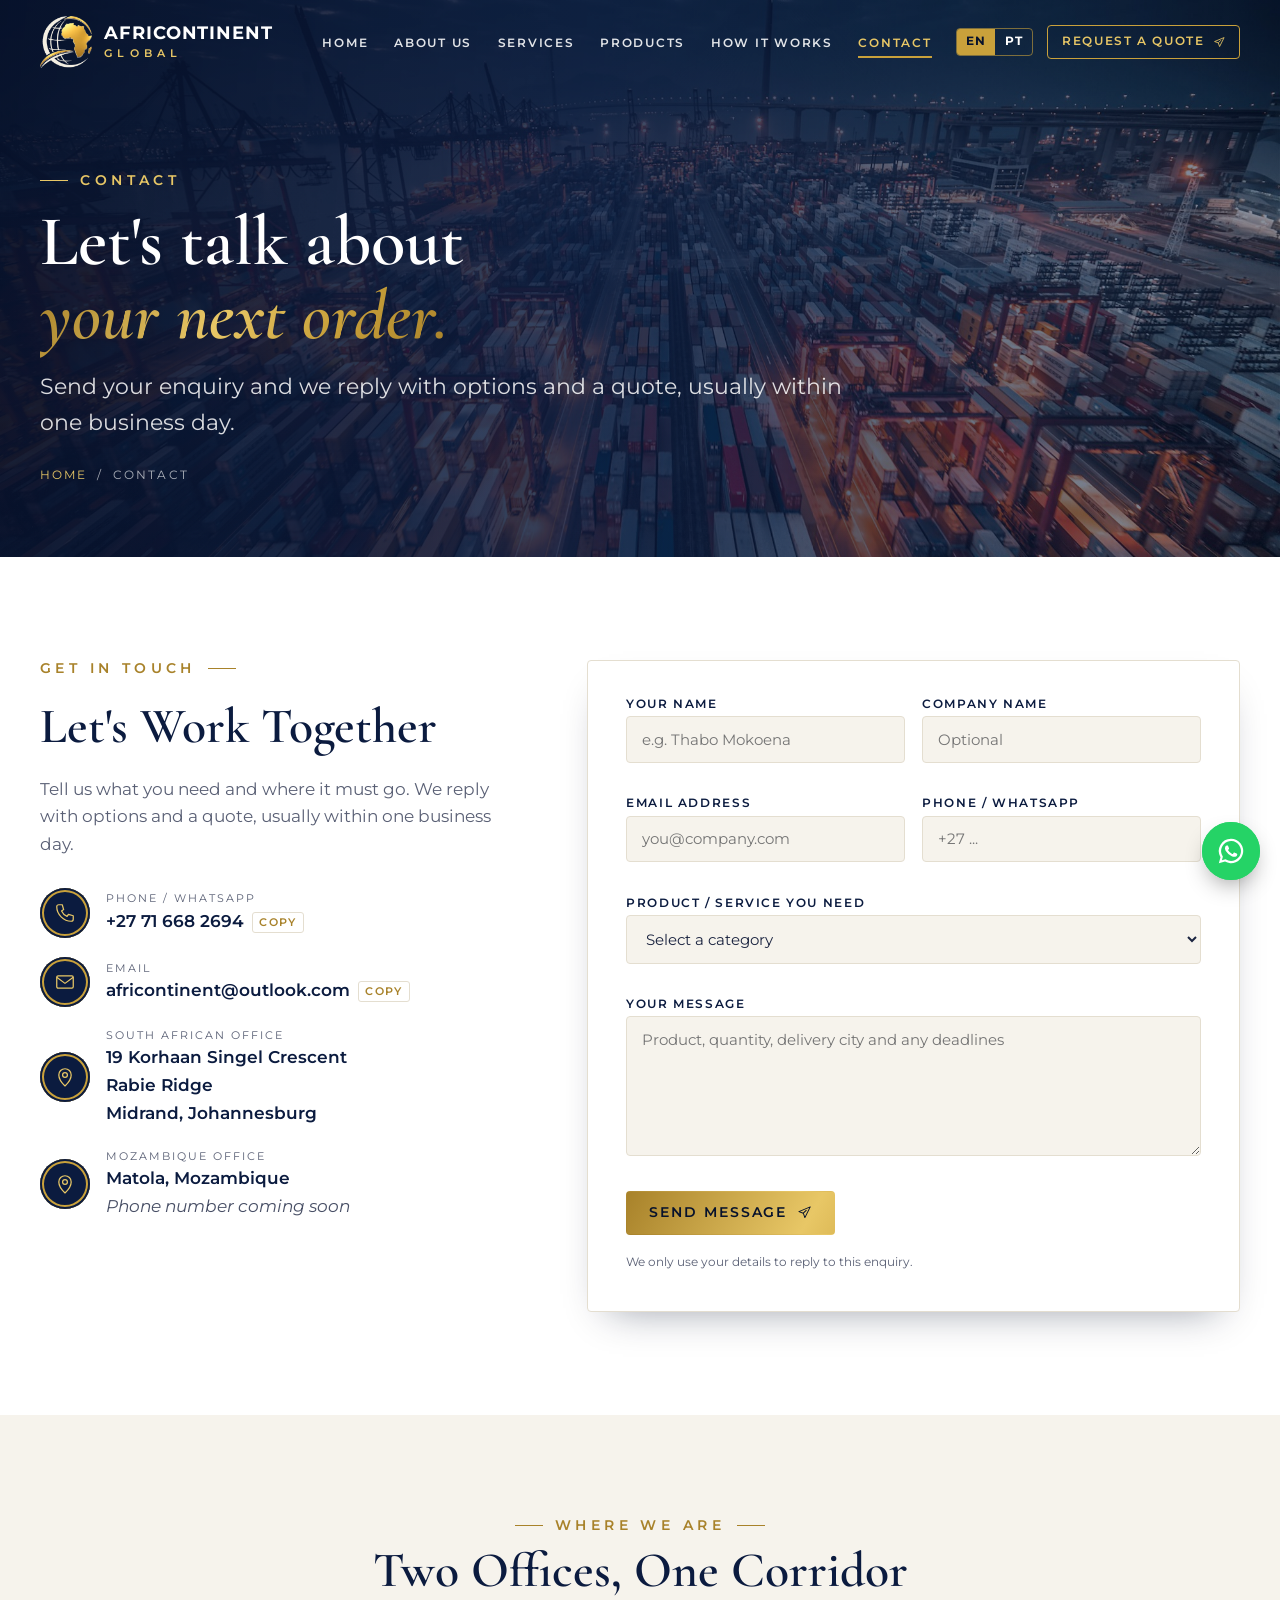
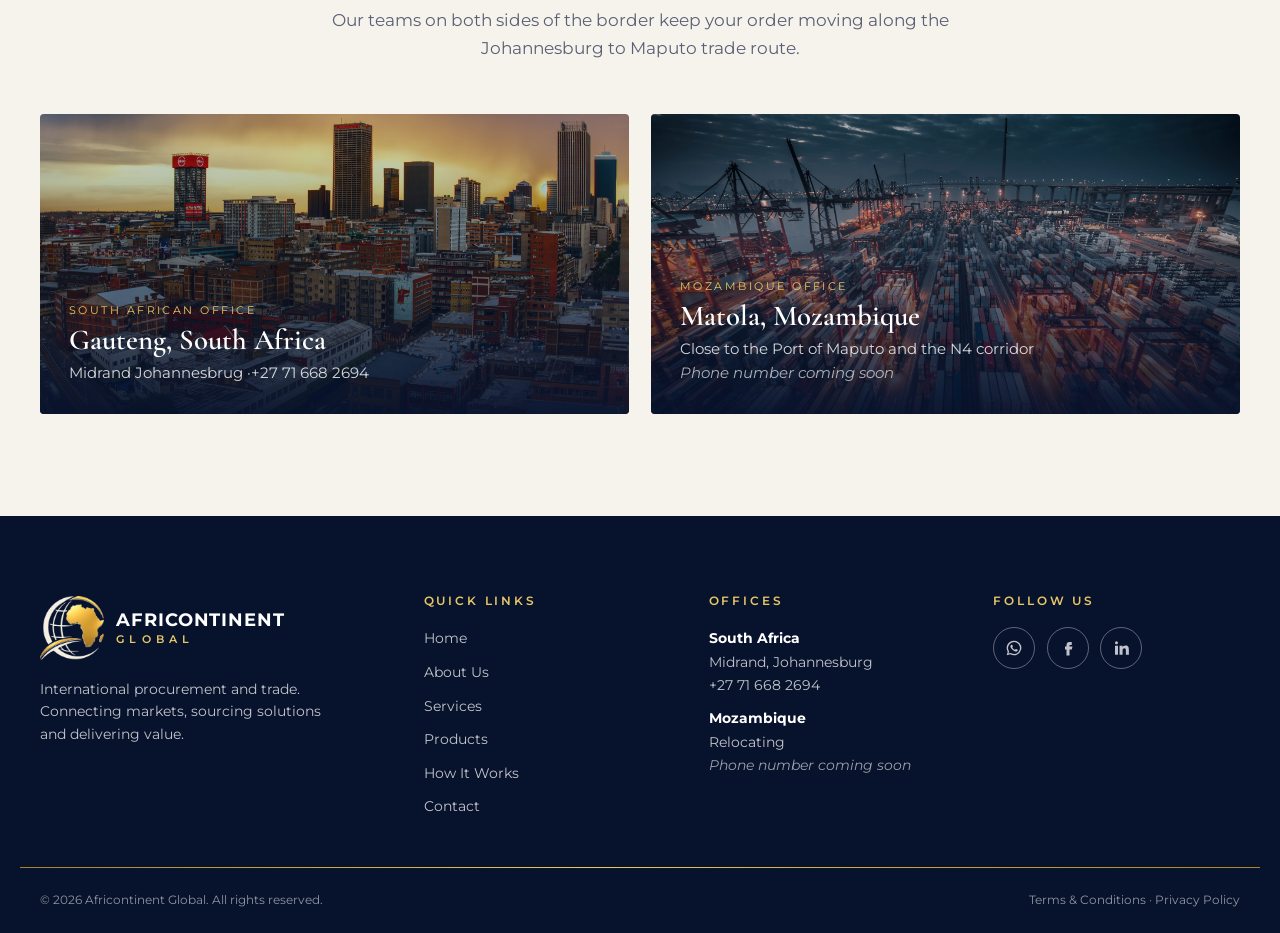
<file: contact.html>
<!DOCTYPE html>
<html lang="en">
<head>
<meta charset="utf-8">
<meta name="viewport" content="width=device-width, initial-scale=1, viewport-fit=cover">
<title>Contact | Africontinent Global</title>
<meta name="description" content="Request a quote from Africontinent Global by phone, WhatsApp, email or the enquiry form.">
<meta property="og:title" content="Contact | Africontinent Global">
<meta property="og:description" content="Request a quote from Africontinent Global by phone, WhatsApp, email or the enquiry form.">
<meta property="og:image" content="assets/africontinent-logo-full.png">
<meta name="theme-color" content="#0B1B3F">
<link rel="icon" type="image/png" href="assets/globe.png">
<link rel="preconnect" href="https://fonts.googleapis.com"><link rel="preconnect" href="https://fonts.gstatic.com" crossorigin><link rel="stylesheet" href="https://fonts.googleapis.com/css2?family=Cormorant+Garamond:ital,wght@0,500;0,600;0,700;1,500;1,600&family=Montserrat:wght@400;500;600;700&display=swap">
<link rel="stylesheet" href="css/style.css">
</head>
<body>
<!-- ICON SPRITE -->
<svg width="0" height="0" style="position:absolute" aria-hidden="true">
  <defs>
    <symbol id="i-arrow" viewBox="0 0 24 24" fill="none" stroke="currentColor" stroke-width="1.8" stroke-linecap="round" stroke-linejoin="round"><path d="M4 12h15M13 6l6 6-6 6"/></symbol>
    <symbol id="i-send" viewBox="0 0 24 24" fill="none" stroke="currentColor" stroke-width="1.6" stroke-linejoin="round"><path d="M21 3 3 10.5l7 2.5 2.5 7L21 3Z"/><path d="m10 13 5-5"/></symbol>
    <symbol id="i-handshake" viewBox="0 0 48 48" fill="none" stroke="currentColor" stroke-width="2" stroke-linecap="round" stroke-linejoin="round"><path d="M3 17l7-5 6 3h6l-7 6a3 3 0 0 0 4 4l5-4 9 9"/><path d="M45 17l-7-5-6 2"/><path d="M38 31l-4 4M34 26l5 5M10 12v15l10 10a3 3 0 0 0 4-4M16 31l4 4M20 27l5 5a3 3 0 0 0 4-4"/><path d="M3 17v11h7M45 17v11h-7"/></symbol>
    <symbol id="i-shield" viewBox="0 0 48 48" fill="none" stroke="currentColor" stroke-width="2" stroke-linecap="round" stroke-linejoin="round"><path d="M24 4 7 10v12c0 11 7 18 17 22 10-4 17-11 17-22V10L24 4Z"/><path d="m16 24 6 6 11-12"/></symbol>
    <symbol id="i-truck" viewBox="0 0 48 48" fill="none" stroke="currentColor" stroke-width="2" stroke-linecap="round" stroke-linejoin="round"><path d="M3 10h26v24H3zM29 18h9l7 8v8h-16"/><circle cx="12" cy="36" r="4"/><circle cx="36" cy="36" r="4"/><path d="M8 18h10M8 24h14"/></symbol>
    <symbol id="i-search" viewBox="0 0 32 32" fill="none" stroke="currentColor" stroke-width="2" stroke-linecap="round"><circle cx="13.5" cy="13.5" r="8.5"/><path d="m20 20 8 8"/><path d="M9.5 13.5a4 4 0 0 1 4-4"/></symbol>
    <symbol id="i-deal" viewBox="0 0 32 32" fill="none" stroke="currentColor" stroke-width="1.8" stroke-linecap="round" stroke-linejoin="round"><path d="M2 12l5-4 4 2h4l-5 4a2 2 0 0 0 3 3l4-3 6 6"/><path d="M30 12l-5-4-4 1M7 8v10l7 7a2 2 0 0 0 3-3M17 19l3 3a2 2 0 0 0 3-3M25 8v11"/></symbol>
    <symbol id="i-clipboard" viewBox="0 0 32 32" fill="none" stroke="currentColor" stroke-width="1.8" stroke-linecap="round" stroke-linejoin="round"><rect x="6" y="5" width="20" height="24" rx="2"/><path d="M12 3h8v4h-8zM10 13l2 2 3-3M10 21l2 2 3-3M18 14h5M18 22h5"/></symbol>
    <symbol id="i-box" viewBox="0 0 32 32" fill="none" stroke="currentColor" stroke-width="1.8" stroke-linejoin="round"><path d="M16 3 4 9v14l12 6 12-6V9L16 3Z"/><path d="M4 9l12 6 12-6M16 15v14M10 6l12 6"/></symbol>
    <symbol id="i-ship" viewBox="0 0 32 32" fill="none" stroke="currentColor" stroke-width="1.8" stroke-linecap="round" stroke-linejoin="round"><path d="M3 20h26l-4 7H7l-4-7Z"/><path d="M7 20v-7h18v7M11 13V8h10v5M14 8V4h4"/><path d="M2 30c2 0 3-1 5-1s3 1 5 1 3-1 5-1 3 1 5 1 3-1 5-1"/></symbol>
    <symbol id="i-customs" viewBox="0 0 32 32" fill="none" stroke="currentColor" stroke-width="1.8" stroke-linecap="round" stroke-linejoin="round"><rect x="4" y="6" width="24" height="20" rx="2"/><circle cx="12" cy="14" r="3"/><path d="M7 22c1-3 3-4 5-4s4 1 5 4M19 12h6M19 16h6M19 20h4"/></symbol>
    <symbol id="i-chat" viewBox="0 0 32 32" fill="none" stroke="currentColor" stroke-width="1.8" stroke-linejoin="round"><path d="M5 6h22v15H14l-6 5v-5H5z"/><circle cx="11" cy="13.5" r="1" fill="currentColor"/><circle cx="16" cy="13.5" r="1" fill="currentColor"/><circle cx="21" cy="13.5" r="1" fill="currentColor"/></symbol>
    <symbol id="i-check" viewBox="0 0 32 32" fill="none" stroke="currentColor" stroke-width="1.8" stroke-linecap="round" stroke-linejoin="round"><path d="M16 3 4 9v14l12 6 12-6V9L16 3Z"/><path d="M4 9l12 6 12-6M16 15v14"/><circle cx="24" cy="24" r="5" fill="#0B1B3F"/><path d="m21.5 24 2 2 3-3.5"/></symbol>
    <symbol id="i-pin" viewBox="0 0 32 32" fill="none" stroke="currentColor" stroke-width="1.8" stroke-linejoin="round"><path d="M16 29s-9-8.5-9-16a9 9 0 0 1 18 0c0 7.5-9 16-9 16Z"/><circle cx="16" cy="13" r="3.5"/></symbol>
    <symbol id="i-people" viewBox="0 0 32 32" fill="none" stroke="currentColor" stroke-width="1.8" stroke-linecap="round"><circle cx="11" cy="11" r="4"/><circle cx="22" cy="12" r="3"/><path d="M3 26c1-5 4-7 8-7s7 2 8 7M19 19c4 0 7 2 8 6"/></symbol>
    <symbol id="i-globe" viewBox="0 0 32 32" fill="none" stroke="currentColor" stroke-width="1.8"><circle cx="16" cy="16" r="12"/><path d="M4 16h24M16 4c4 4 5 8 5 12s-1 8-5 12c-4-4-5-8-5-12s1-8 5-12Z"/></symbol>
    <symbol id="i-award" viewBox="0 0 32 32" fill="none" stroke="currentColor" stroke-width="1.8" stroke-linejoin="round"><circle cx="16" cy="12" r="8"/><path d="m11 18-3 11 8-4 8 4-3-11"/><path d="m13 12 2 2 4-4"/></symbol>
    <symbol id="i-phone" viewBox="0 0 32 32" fill="none" stroke="currentColor" stroke-width="1.8" stroke-linejoin="round"><path d="M7 4h5l2 7-3 2a16 16 0 0 0 8 8l2-3 7 2v5a3 3 0 0 1-3 3C14 28 4 18 4 7a3 3 0 0 1 3-3Z"/></symbol>
    <symbol id="i-mail" viewBox="0 0 32 32" fill="none" stroke="currentColor" stroke-width="1.8" stroke-linejoin="round"><rect x="4" y="7" width="24" height="18" rx="2"/><path d="m4 9 12 9 12-9"/></symbol>
    <symbol id="i-up" viewBox="0 0 24 24" fill="none" stroke="currentColor" stroke-width="2" stroke-linecap="round" stroke-linejoin="round"><path d="M12 19V5M6 11l6-6 6 6"/></symbol>
    <symbol id="i-wa" viewBox="0 0 32 32" fill="currentColor"><path d="M16 3a13 13 0 0 0-11.2 19.6L3 29l6.6-1.7A13 13 0 1 0 16 3Zm0 23.6a10.6 10.6 0 0 1-5.4-1.5l-.4-.2-3.9 1 1-3.8-.2-.4A10.6 10.6 0 1 1 16 26.6Zm5.8-7.9c-.3-.2-1.9-.9-2.2-1s-.5-.2-.7.2-.8 1-1 1.2-.4.2-.7 0a8.7 8.7 0 0 1-4.3-3.8c-.3-.6.3-.5 1-1.7.1-.2 0-.4 0-.6l-1-2.4c-.3-.6-.5-.5-.7-.5h-.6a1.2 1.2 0 0 0-.9.4 3.6 3.6 0 0 0-1.1 2.7 6.3 6.3 0 0 0 1.3 3.3 14.4 14.4 0 0 0 5.5 4.9c2 .9 2.8.9 3.9.8a3.3 3.3 0 0 0 2.1-1.5 2.7 2.7 0 0 0 .2-1.5c-.1-.2-.3-.3-.6-.5Z"/></symbol>
    <symbol id="i-fb" viewBox="0 0 24 24" fill="currentColor"><path d="M14 8h3V4h-3a4 4 0 0 0-4 4v2H8v4h2v8h4v-8h3l1-4h-4V8.5c0-.3.2-.5.5-.5Z"/></symbol>
    <symbol id="i-in" viewBox="0 0 24 24" fill="currentColor"><path d="M4 9h4v12H4zM6 3a2 2 0 1 1 0 4 2 2 0 0 1 0-4Zm4 6h4v1.7c.6-1 2-2 4-2 4 0 4.5 2.6 4.5 6V21h-4v-5.6c0-1.4 0-3.2-2-3.2s-2.4 1.5-2.4 3.1V21h-4z"/></symbol>
  </defs>
</svg>


<!-- =================== 2. HEADER =================== -->
<header class="site-header" id="header">
  <div class="wrap nav">
    <a class="brand" href="index.html" aria-label="Africontinent Global home">
      <img src="assets/globe-light.png" alt="">
      <span class="brand-text"><strong>AFRICONTINENT</strong><small>GLOBAL</small></span>
    </a>
    <ul class="nav-links">
      <li><a href="index.html" data-i18n="nav_home">Home</a></li>
      <li><a href="about.html" data-i18n="nav_about">About Us</a></li>
      <li><a href="services.html" data-i18n="nav_services">Services</a></li>
      <li><a href="products.html" data-i18n="nav_products">Products</a></li>
      <li><a href="how-it-works.html" data-i18n="nav_how">How It Works</a></li>
      <li><a href="contact.html" data-i18n="nav_contact">Contact</a></li>
    </ul>
    <div class="nav-actions">
      <div class="lang" role="group" aria-label="Language">
        <button type="button" class="on" data-lang="en">EN</button>
        <button type="button" data-lang="pt">PT</button>
      </div>
      <a href="contact.html" class="btn btn-outline-gold btn-quote"><span data-i18n="quote">Request a Quote</span><svg><use href="#i-send"/></svg></a>
      <button class="burger" id="burger" type="button" aria-label="Open menu" aria-expanded="false" aria-controls="mobileMenu"><span></span><span></span><span></span></button>
    </div>
  </div>
</header>

<nav class="mobile-menu" id="mobileMenu" aria-label="Mobile">
  <ul>
    <li><a href="index.html" data-i18n="nav_home">Home</a></li>
    <li><a href="about.html" data-i18n="nav_about">About Us</a></li>
    <li><a href="services.html" data-i18n="nav_services">Services</a></li>
    <li><a href="products.html" data-i18n="nav_products">Products</a></li>
    <li><a href="how-it-works.html" data-i18n="nav_how">How It Works</a></li>
    <li><a href="contact.html" data-i18n="nav_contact">Contact</a></li>
  </ul>
  <div class="mm-foot">
    <div class="lang" role="group" aria-label="Language">
      <button type="button" class="on" data-lang="en">EN</button>
      <button type="button" data-lang="pt">PT</button>
    </div>
    <a href="contact.html" class="btn btn-gold"><span data-i18n="quote">Request a Quote</span><svg><use href="#i-send"/></svg></a>
  </div>
</nav>

<main>
<section class="page-hero">
  <div class="photo"><img src="assets/images/container-port-cranes.jpg" alt="Busy container port with cranes" fetchpriority="high"></div>
  <div class="wrap">
    <span class="eyebrow" data-i18n="pc_e">Contact</span>
    <h1 data-i18n-html="pc_t">Let's talk about <em>your next order.</em></h1>
    <p data-i18n="pc_l">Send your enquiry and we reply with options and a quote, usually within one business day.</p>
    <nav class="crumbs" aria-label="Breadcrumb"><a href="index.html" data-i18n="nav_home">Home</a><span>/</span><span data-i18n="nav_contact">Contact</span></nav>
  </div>
</section>
<!-- =================== 10. CONTACT =================== -->
<section class="section" id="contact">
  <div class="wrap contact-grid">
    <div class="contact-info reveal">
      <span class="eyebrow" data-i18n="ct_eyebrow">Get In Touch</span>
      <h2 data-i18n="ct_title">Let's Work Together</h2>
      <p data-i18n="ct_lede">Tell us what you need and where it must go. We reply with options and a quote, usually within one business day.</p>
      <ul class="c-list">
        <li><span class="icon-ring"><svg><use href="#i-phone"/></svg></span><p><small data-i18n="ct_phone">Phone / WhatsApp</small><a href="https://wa.me/27716682694" target="_blank" rel="noopener">+27 71 668 2694</a><button class="copy-btn" type="button" data-copy="+27 71 668 2694">Copy</button></p></li>
        <li><span class="icon-ring"><svg><use href="#i-mail"/></svg></span><p><small data-i18n="ct_email">Email</small><b>africontinent@outlook.com</b><button class="copy-btn" type="button" data-copy="africontinent@outlook.com">Copy</button></p></li>
        <li><span class="icon-ring"><svg><use href="#i-pin"/></svg></span><p><small data-i18n="ct_sa">South African Office</small><b> 19 Korhaan Singel Crescent <br> Rabie Ridge <br>Midrand, Johannesburg </b></p></li>
        <li><span class="icon-ring"><svg><use href="#i-pin"/></svg></span><p><small data-i18n="ct_mz">Mozambique Office</small><b>Matola, Mozambique</b><br><span class="soon" data-i18n="mz_phone">Phone number coming soon</span></p></li>
      </ul>
    </div>

    <form class="form reveal" id="quoteForm" novalidate>
      <div class="field"><label for="f-name" data-i18n="f_name">Your Name</label><input id="f-name" name="name" autocomplete="name" placeholder="e.g. Thabo Mokoena"><span class="msg"></span></div>
      <div class="field"><label for="f-company" data-i18n="f_company">Company Name</label><input id="f-company" name="company" autocomplete="organization" placeholder="Optional"><span class="msg"></span></div>
      <div class="field"><label for="f-email" data-i18n="f_email">Email Address</label><input id="f-email" name="email" type="email" autocomplete="email" placeholder="you@company.com"><span class="msg"></span></div>
      <div class="field"><label for="f-phone" data-i18n="f_phone">Phone / WhatsApp</label><input id="f-phone" name="phone" type="tel" autocomplete="tel" placeholder="+27 ..."><span class="msg"></span></div>
      <div class="field full"><label for="f-product" data-i18n="f_product">Product / Service You Need</label>
        <select id="f-product" name="product">
          <option value="">Select a category</option>
          <option>Building Materials</option><option>Hardware &amp; Tools</option><option>Electrical Supplies</option>
          <option>Industrial Equipment</option><option>Agriculture</option><option>General Supplies</option>
          <option>Racing Parts</option><option>Car Buying Assistance</option><option>Temu Orders</option><option>Logistics &amp; Shipping only</option><option>Something else</option>
        </select><span class="msg"></span></div>
      <div class="field full"><label for="f-message" data-i18n="f_message">Your Message</label><textarea id="f-message" name="message" placeholder="Product, quantity, delivery city and any deadlines"></textarea><span class="msg"></span></div>
      <button class="btn btn-gold" type="submit"><span data-i18n="send">Send Message</span><svg><use href="#i-send"/></svg></button>
      <p class="form-note" data-i18n="form_note">We only use your details to reply to this enquiry.</p>
    </form>
  </div>
</section>
<section class="section how">
  <div class="wrap">
    <div class="section-head reveal"><span class="eyebrow" data-i18n="off_e">Where We Are</span><h2 data-i18n="off_t">Two Offices, One Corridor</h2><p data-i18n="off_l">Our teams on both sides of the border keep your order moving along the Johannesburg to Maputo trade route.</p></div>
    <div class="offices">
      <article class="office reveal"><div class="photo"><img loading="lazy" src="assets/images/johannesburg-skyline.jpg" alt="Johannesburg skyline"></div><div class="office-body"><small data-i18n="ct_sa">South African Office</small><h3>Gauteng, South Africa</h3><p>Midrand Johannesbrug ·+27 71 668 2694</p></div></article>
      <article class="office reveal"><div class="photo"><img loading="lazy" src="assets/images/container-port-cranes.jpg" alt="Container port with cranes"></div><div class="office-body"><small data-i18n="ct_mz">Mozambique Office</small><h3>Matola, Mozambique</h3><p>Close to the Port of Maputo and the N4 corridor<br><span class="soon" data-i18n="mz_phone">Phone number coming soon</span></p></div></article>
    </div>
  </div>
</section>
</main>

<!-- =================== 11. FOOTER =================== -->
<footer class="footer">
  <div class="wrap footer-grid">
    <div class="footer-about">
      <a class="brand" href="index.html"><img src="assets/globe-light.png" alt=""><span class="brand-text"><strong>AFRICONTINENT</strong><small>GLOBAL</small></span></a>
      <p data-i18n="ft_about">International procurement and trade. Connecting markets, sourcing solutions and delivering value.</p>
    </div>
    <div>
      <h4 data-i18n="ft_links">Quick Links</h4>
      <ul><li><a href="index.html" data-i18n="nav_home">Home</a></li><li><a href="about.html" data-i18n="nav_about">About Us</a></li><li><a href="services.html" data-i18n="nav_services">Services</a></li><li><a href="products.html" data-i18n="nav_products">Products</a></li><li><a href="how-it-works.html" data-i18n="nav_how">How It Works</a></li><li><a href="contact.html" data-i18n="nav_contact">Contact</a></li></ul>
    </div>
    <div>
      <h4 data-i18n="ft_offices">Offices</h4>
      <ul><li><b style="color:#fff">South Africa</b><br>Midrand, Johannesburg<br>+27 71 668 2694</li><li><b style="color:#fff">Mozambique</b><br>Relocating<br><span class="soon" data-i18n="mz_phone">Phone number coming soon</span></li></ul>
    </div>
    <div>
      <h4 data-i18n="ft_follow">Follow Us</h4>
      <div class="socials">
        <a href="https://wa.me/27716682694" target="_blank" rel="noopener" aria-label="WhatsApp"><svg><use href="#i-wa"/></svg></a>
        <a href="https://facebook.com" target="_blank" rel="noopener" aria-label="Facebook"><svg><use href="#i-fb"/></svg></a>
        <a href="https://linkedin.com" target="_blank" rel="noopener" aria-label="LinkedIn"><svg><use href="#i-in"/></svg></a>
      </div>
    </div>
  </div>
  <div class="wrap footer-bar">
    <span>© 2026 Africontinent Global. All rights reserved.</span>
    <span><a href="index.html">Terms &amp; Conditions</a> · <a href="index.html">Privacy Policy</a></span>
  </div>
</footer>

<a class="wa-float" href="https://wa.me/27716682694" target="_blank" rel="noopener" aria-label="Chat on WhatsApp"><svg><use href="#i-wa"/></svg></a>
<button class="to-top" id="toTop" type="button" aria-label="Back to top"><svg><use href="#i-up"/></svg></button>
<div class="toast" id="toast" role="status" aria-live="polite"><svg><use href="#i-shield"/></svg><span id="toastText">Thank you. Your enquiry is ready.</span></div>

<script src="js/main.js"></script>
</body>
</html>
</file>
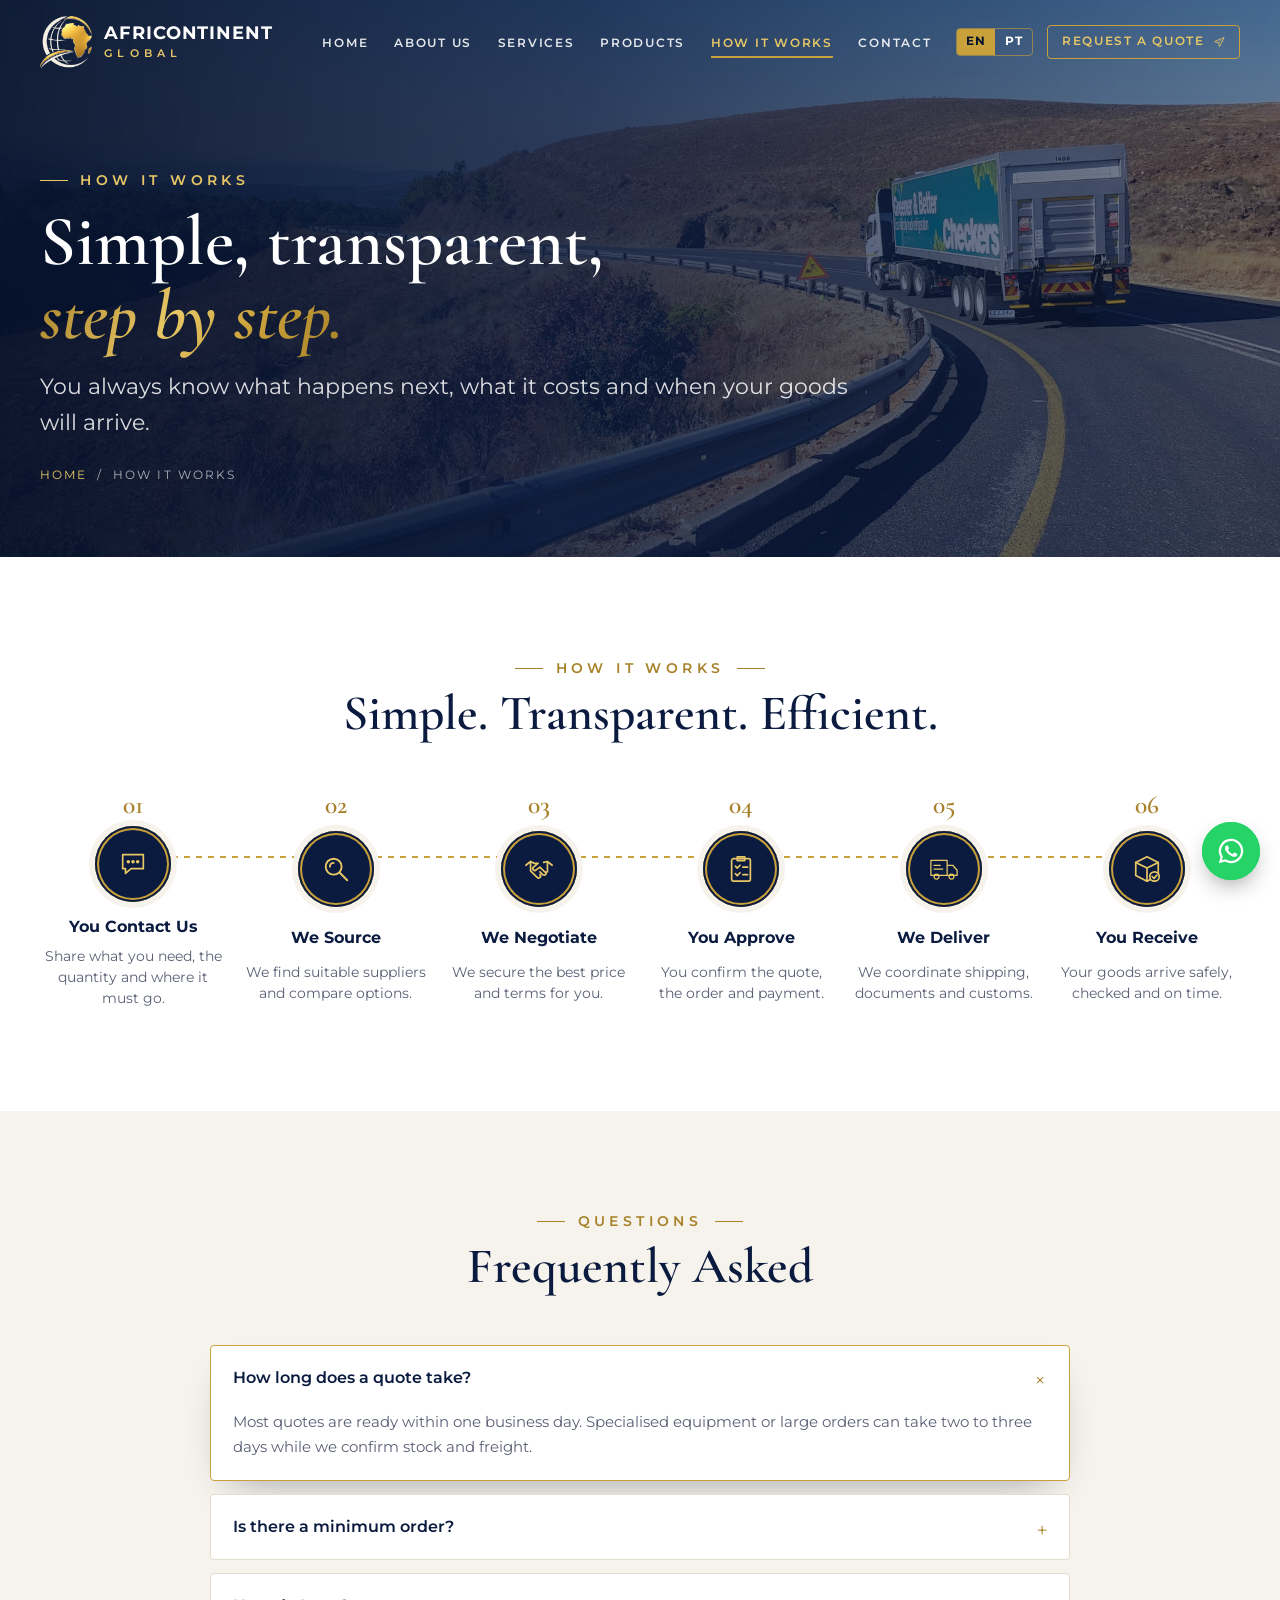
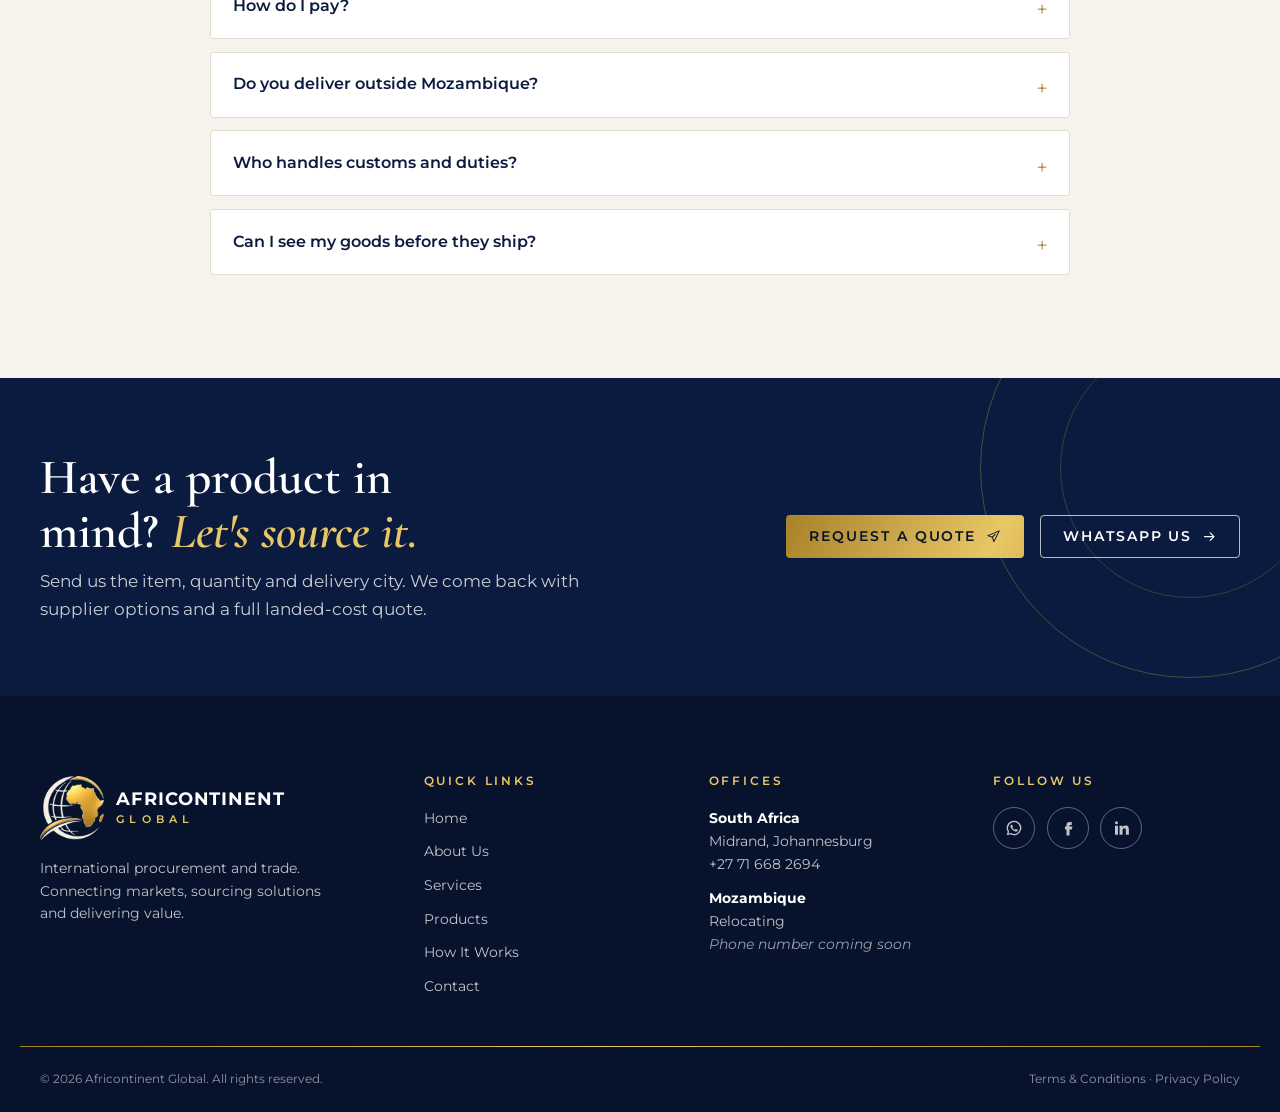
<file: how-it-works.html>
<!DOCTYPE html>
<html lang="en">
<head>
<meta charset="utf-8">
<meta name="viewport" content="width=device-width, initial-scale=1, viewport-fit=cover">
<title>How It Works | Africontinent Global</title>
<meta name="description" content="Our six-step procurement process and answers to common questions.">
<meta property="og:title" content="How It Works | Africontinent Global">
<meta property="og:description" content="Our six-step procurement process and answers to common questions.">
<meta property="og:image" content="assets/africontinent-logo-full.png">
<meta name="theme-color" content="#0B1B3F">
<link rel="icon" type="image/png" href="assets/globe.png">
<link rel="preconnect" href="https://fonts.googleapis.com"><link rel="preconnect" href="https://fonts.gstatic.com" crossorigin><link rel="stylesheet" href="https://fonts.googleapis.com/css2?family=Cormorant+Garamond:ital,wght@0,500;0,600;0,700;1,500;1,600&family=Montserrat:wght@400;500;600;700&display=swap">
<link rel="stylesheet" href="css/style.css">
</head>
<body>
<!-- ICON SPRITE -->
<svg width="0" height="0" style="position:absolute" aria-hidden="true">
  <defs>
    <symbol id="i-arrow" viewBox="0 0 24 24" fill="none" stroke="currentColor" stroke-width="1.8" stroke-linecap="round" stroke-linejoin="round"><path d="M4 12h15M13 6l6 6-6 6"/></symbol>
    <symbol id="i-send" viewBox="0 0 24 24" fill="none" stroke="currentColor" stroke-width="1.6" stroke-linejoin="round"><path d="M21 3 3 10.5l7 2.5 2.5 7L21 3Z"/><path d="m10 13 5-5"/></symbol>
    <symbol id="i-handshake" viewBox="0 0 48 48" fill="none" stroke="currentColor" stroke-width="2" stroke-linecap="round" stroke-linejoin="round"><path d="M3 17l7-5 6 3h6l-7 6a3 3 0 0 0 4 4l5-4 9 9"/><path d="M45 17l-7-5-6 2"/><path d="M38 31l-4 4M34 26l5 5M10 12v15l10 10a3 3 0 0 0 4-4M16 31l4 4M20 27l5 5a3 3 0 0 0 4-4"/><path d="M3 17v11h7M45 17v11h-7"/></symbol>
    <symbol id="i-shield" viewBox="0 0 48 48" fill="none" stroke="currentColor" stroke-width="2" stroke-linecap="round" stroke-linejoin="round"><path d="M24 4 7 10v12c0 11 7 18 17 22 10-4 17-11 17-22V10L24 4Z"/><path d="m16 24 6 6 11-12"/></symbol>
    <symbol id="i-truck" viewBox="0 0 48 48" fill="none" stroke="currentColor" stroke-width="2" stroke-linecap="round" stroke-linejoin="round"><path d="M3 10h26v24H3zM29 18h9l7 8v8h-16"/><circle cx="12" cy="36" r="4"/><circle cx="36" cy="36" r="4"/><path d="M8 18h10M8 24h14"/></symbol>
    <symbol id="i-search" viewBox="0 0 32 32" fill="none" stroke="currentColor" stroke-width="2" stroke-linecap="round"><circle cx="13.5" cy="13.5" r="8.5"/><path d="m20 20 8 8"/><path d="M9.5 13.5a4 4 0 0 1 4-4"/></symbol>
    <symbol id="i-deal" viewBox="0 0 32 32" fill="none" stroke="currentColor" stroke-width="1.8" stroke-linecap="round" stroke-linejoin="round"><path d="M2 12l5-4 4 2h4l-5 4a2 2 0 0 0 3 3l4-3 6 6"/><path d="M30 12l-5-4-4 1M7 8v10l7 7a2 2 0 0 0 3-3M17 19l3 3a2 2 0 0 0 3-3M25 8v11"/></symbol>
    <symbol id="i-clipboard" viewBox="0 0 32 32" fill="none" stroke="currentColor" stroke-width="1.8" stroke-linecap="round" stroke-linejoin="round"><rect x="6" y="5" width="20" height="24" rx="2"/><path d="M12 3h8v4h-8zM10 13l2 2 3-3M10 21l2 2 3-3M18 14h5M18 22h5"/></symbol>
    <symbol id="i-box" viewBox="0 0 32 32" fill="none" stroke="currentColor" stroke-width="1.8" stroke-linejoin="round"><path d="M16 3 4 9v14l12 6 12-6V9L16 3Z"/><path d="M4 9l12 6 12-6M16 15v14M10 6l12 6"/></symbol>
    <symbol id="i-ship" viewBox="0 0 32 32" fill="none" stroke="currentColor" stroke-width="1.8" stroke-linecap="round" stroke-linejoin="round"><path d="M3 20h26l-4 7H7l-4-7Z"/><path d="M7 20v-7h18v7M11 13V8h10v5M14 8V4h4"/><path d="M2 30c2 0 3-1 5-1s3 1 5 1 3-1 5-1 3 1 5 1 3-1 5-1"/></symbol>
    <symbol id="i-customs" viewBox="0 0 32 32" fill="none" stroke="currentColor" stroke-width="1.8" stroke-linecap="round" stroke-linejoin="round"><rect x="4" y="6" width="24" height="20" rx="2"/><circle cx="12" cy="14" r="3"/><path d="M7 22c1-3 3-4 5-4s4 1 5 4M19 12h6M19 16h6M19 20h4"/></symbol>
    <symbol id="i-chat" viewBox="0 0 32 32" fill="none" stroke="currentColor" stroke-width="1.8" stroke-linejoin="round"><path d="M5 6h22v15H14l-6 5v-5H5z"/><circle cx="11" cy="13.5" r="1" fill="currentColor"/><circle cx="16" cy="13.5" r="1" fill="currentColor"/><circle cx="21" cy="13.5" r="1" fill="currentColor"/></symbol>
    <symbol id="i-check" viewBox="0 0 32 32" fill="none" stroke="currentColor" stroke-width="1.8" stroke-linecap="round" stroke-linejoin="round"><path d="M16 3 4 9v14l12 6 12-6V9L16 3Z"/><path d="M4 9l12 6 12-6M16 15v14"/><circle cx="24" cy="24" r="5" fill="#0B1B3F"/><path d="m21.5 24 2 2 3-3.5"/></symbol>
    <symbol id="i-pin" viewBox="0 0 32 32" fill="none" stroke="currentColor" stroke-width="1.8" stroke-linejoin="round"><path d="M16 29s-9-8.5-9-16a9 9 0 0 1 18 0c0 7.5-9 16-9 16Z"/><circle cx="16" cy="13" r="3.5"/></symbol>
    <symbol id="i-people" viewBox="0 0 32 32" fill="none" stroke="currentColor" stroke-width="1.8" stroke-linecap="round"><circle cx="11" cy="11" r="4"/><circle cx="22" cy="12" r="3"/><path d="M3 26c1-5 4-7 8-7s7 2 8 7M19 19c4 0 7 2 8 6"/></symbol>
    <symbol id="i-globe" viewBox="0 0 32 32" fill="none" stroke="currentColor" stroke-width="1.8"><circle cx="16" cy="16" r="12"/><path d="M4 16h24M16 4c4 4 5 8 5 12s-1 8-5 12c-4-4-5-8-5-12s1-8 5-12Z"/></symbol>
    <symbol id="i-award" viewBox="0 0 32 32" fill="none" stroke="currentColor" stroke-width="1.8" stroke-linejoin="round"><circle cx="16" cy="12" r="8"/><path d="m11 18-3 11 8-4 8 4-3-11"/><path d="m13 12 2 2 4-4"/></symbol>
    <symbol id="i-phone" viewBox="0 0 32 32" fill="none" stroke="currentColor" stroke-width="1.8" stroke-linejoin="round"><path d="M7 4h5l2 7-3 2a16 16 0 0 0 8 8l2-3 7 2v5a3 3 0 0 1-3 3C14 28 4 18 4 7a3 3 0 0 1 3-3Z"/></symbol>
    <symbol id="i-mail" viewBox="0 0 32 32" fill="none" stroke="currentColor" stroke-width="1.8" stroke-linejoin="round"><rect x="4" y="7" width="24" height="18" rx="2"/><path d="m4 9 12 9 12-9"/></symbol>
    <symbol id="i-up" viewBox="0 0 24 24" fill="none" stroke="currentColor" stroke-width="2" stroke-linecap="round" stroke-linejoin="round"><path d="M12 19V5M6 11l6-6 6 6"/></symbol>
    <symbol id="i-wa" viewBox="0 0 32 32" fill="currentColor"><path d="M16 3a13 13 0 0 0-11.2 19.6L3 29l6.6-1.7A13 13 0 1 0 16 3Zm0 23.6a10.6 10.6 0 0 1-5.4-1.5l-.4-.2-3.9 1 1-3.8-.2-.4A10.6 10.6 0 1 1 16 26.6Zm5.8-7.9c-.3-.2-1.9-.9-2.2-1s-.5-.2-.7.2-.8 1-1 1.2-.4.2-.7 0a8.7 8.7 0 0 1-4.3-3.8c-.3-.6.3-.5 1-1.7.1-.2 0-.4 0-.6l-1-2.4c-.3-.6-.5-.5-.7-.5h-.6a1.2 1.2 0 0 0-.9.4 3.6 3.6 0 0 0-1.1 2.7 6.3 6.3 0 0 0 1.3 3.3 14.4 14.4 0 0 0 5.5 4.9c2 .9 2.8.9 3.9.8a3.3 3.3 0 0 0 2.1-1.5 2.7 2.7 0 0 0 .2-1.5c-.1-.2-.3-.3-.6-.5Z"/></symbol>
    <symbol id="i-fb" viewBox="0 0 24 24" fill="currentColor"><path d="M14 8h3V4h-3a4 4 0 0 0-4 4v2H8v4h2v8h4v-8h3l1-4h-4V8.5c0-.3.2-.5.5-.5Z"/></symbol>
    <symbol id="i-in" viewBox="0 0 24 24" fill="currentColor"><path d="M4 9h4v12H4zM6 3a2 2 0 1 1 0 4 2 2 0 0 1 0-4Zm4 6h4v1.7c.6-1 2-2 4-2 4 0 4.5 2.6 4.5 6V21h-4v-5.6c0-1.4 0-3.2-2-3.2s-2.4 1.5-2.4 3.1V21h-4z"/></symbol>
  </defs>
</svg>


<!-- =================== 2. HEADER =================== -->
<header class="site-header" id="header">
  <div class="wrap nav">
    <a class="brand" href="index.html" aria-label="Africontinent Global home">
      <img src="assets/globe-light.png" alt="">
      <span class="brand-text"><strong>AFRICONTINENT</strong><small>GLOBAL</small></span>
    </a>
    <ul class="nav-links">
      <li><a href="index.html" data-i18n="nav_home">Home</a></li>
      <li><a href="about.html" data-i18n="nav_about">About Us</a></li>
      <li><a href="services.html" data-i18n="nav_services">Services</a></li>
      <li><a href="products.html" data-i18n="nav_products">Products</a></li>
      <li><a href="how-it-works.html" data-i18n="nav_how">How It Works</a></li>
      <li><a href="contact.html" data-i18n="nav_contact">Contact</a></li>
    </ul>
    <div class="nav-actions">
      <div class="lang" role="group" aria-label="Language">
        <button type="button" class="on" data-lang="en">EN</button>
        <button type="button" data-lang="pt">PT</button>
      </div>
      <a href="contact.html" class="btn btn-outline-gold btn-quote"><span data-i18n="quote">Request a Quote</span><svg><use href="#i-send"/></svg></a>
      <button class="burger" id="burger" type="button" aria-label="Open menu" aria-expanded="false" aria-controls="mobileMenu"><span></span><span></span><span></span></button>
    </div>
  </div>
</header>

<nav class="mobile-menu" id="mobileMenu" aria-label="Mobile">
  <ul>
    <li><a href="index.html" data-i18n="nav_home">Home</a></li>
    <li><a href="about.html" data-i18n="nav_about">About Us</a></li>
    <li><a href="services.html" data-i18n="nav_services">Services</a></li>
    <li><a href="products.html" data-i18n="nav_products">Products</a></li>
    <li><a href="how-it-works.html" data-i18n="nav_how">How It Works</a></li>
    <li><a href="contact.html" data-i18n="nav_contact">Contact</a></li>
  </ul>
  <div class="mm-foot">
    <div class="lang" role="group" aria-label="Language">
      <button type="button" class="on" data-lang="en">EN</button>
      <button type="button" data-lang="pt">PT</button>
    </div>
    <a href="contact.html" class="btn btn-gold"><span data-i18n="quote">Request a Quote</span><svg><use href="#i-send"/></svg></a>
  </div>
</nav>

<main>
<section class="page-hero">
  <div class="photo"><img src="assets/images/truck-on-road.jpg" alt="Truck on an open road" fetchpriority="high"></div>
  <div class="wrap">
    <span class="eyebrow" data-i18n="ph_e">How It Works</span>
    <h1 data-i18n-html="ph_t">Simple, transparent, <em>step by step.</em></h1>
    <p data-i18n="ph_l">You always know what happens next, what it costs and when your goods will arrive.</p>
    <nav class="crumbs" aria-label="Breadcrumb"><a href="index.html" data-i18n="nav_home">Home</a><span>/</span><span data-i18n="nav_how">How It Works</span></nav>
  </div>
</section>
<!-- =================== 5. HOW IT WORKS =================== -->
<section class="section">
  <div class="wrap">
    <div class="section-head reveal">
      <span class="eyebrow" data-i18n="how_eyebrow">How It Works</span>
      <h2 data-i18n="how_title">Simple. Transparent. Efficient.</h2>
    </div>
    <ol class="steps" id="steps">
      <li class="steps-line" aria-hidden="true"></li>
      <li class="step reveal"><span class="step-num">01</span><div class="icon-ring"><svg><use href="#i-chat"/></svg></div><h3 data-i18n="h1">You Contact Us</h3><p data-i18n="h1d">Share what you need, the quantity and where it must go.</p></li>
      <li class="step reveal"><span class="step-num">02</span><div class="icon-ring"><svg><use href="#i-search"/></svg></div><h3 data-i18n="h2">We Source</h3><p data-i18n="h2d">We find suitable suppliers and compare options.</p></li>
      <li class="step reveal"><span class="step-num">03</span><div class="icon-ring"><svg><use href="#i-deal"/></svg></div><h3 data-i18n="h3">We Negotiate</h3><p data-i18n="h3d">We secure the best price and terms for you.</p></li>
      <li class="step reveal"><span class="step-num">04</span><div class="icon-ring"><svg><use href="#i-clipboard"/></svg></div><h3 data-i18n="h4">You Approve</h3><p data-i18n="h4d">You confirm the quote, the order and payment.</p></li>
      <li class="step reveal"><span class="step-num">05</span><div class="icon-ring"><svg><use href="#i-truck"/></svg></div><h3 data-i18n="h5">We Deliver</h3><p data-i18n="h5d">We coordinate shipping, documents and customs.</p></li>
      <li class="step reveal"><span class="step-num">06</span><div class="icon-ring"><svg><use href="#i-check"/></svg></div><h3 data-i18n="h6">You Receive</h3><p data-i18n="h6d">Your goods arrive safely, checked and on time.</p></li>
    </ol>
  </div>
</section>

<section class="section how"><div class="wrap"><div class="section-head reveal"><span class="eyebrow" data-i18n="faq_e">Questions</span><h2 data-i18n="faq_t">Frequently Asked</h2></div><div class="faq"><details class="reveal" open><summary>How long does a quote take?</summary><p>Most quotes are ready within one business day. Specialised equipment or large orders can take two to three days while we confirm stock and freight.</p></details><details class="reveal"><summary>Is there a minimum order?</summary><p>No fixed minimum. We handle anything from a single pallet to full container loads, and we can consolidate smaller orders to keep freight costs down.</p></details><details class="reveal"><summary>How do I pay?</summary><p>You approve a written quote first. Payment terms are agreed per order, usually a deposit on confirmation and the balance before dispatch, by bank transfer.</p></details><details class="reveal"><summary>Do you deliver outside Mozambique?</summary><p>Yes. We ship across Southern and East Africa, including Botswana, Zambia, Zimbabwe, Malawi and Kenya, by road or sea.</p></details><details class="reveal"><summary>Who handles customs and duties?</summary><p>We prepare the documents and coordinate clearance with licensed agents. Your quote shows duties and taxes separately so there are no surprises.</p></details><details class="reveal"><summary>Can I see my goods before they ship?</summary><p>Yes. Every order is inspected before dispatch and we send you photos and a packing list to confirm.</p></details></div></div></section>
<section class="cta-band">
  <div class="wrap cta-inner">
    <div class="reveal">
      <h2 data-i18n-html="cta_t">Have a product in mind? <em>Let's source it.</em></h2>
      <p data-i18n="cta_l">Send us the item, quantity and delivery city. We come back with supplier options and a full landed-cost quote.</p>
    </div>
    <div class="cta-actions reveal">
      <a href="contact.html" class="btn btn-gold"><span data-i18n="quote">Request a Quote</span><svg><use href="#i-send"/></svg></a>
      <a href="https://wa.me/27716682694" target="_blank" rel="noopener" class="btn btn-outline-light"><span>WhatsApp Us</span><svg><use href="#i-arrow"/></svg></a>
    </div>
  </div>
</section>
</main>

<!-- =================== 11. FOOTER =================== -->
<footer class="footer">
  <div class="wrap footer-grid">
    <div class="footer-about">
      <a class="brand" href="index.html"><img src="assets/globe-light.png" alt=""><span class="brand-text"><strong>AFRICONTINENT</strong><small>GLOBAL</small></span></a>
      <p data-i18n="ft_about">International procurement and trade. Connecting markets, sourcing solutions and delivering value.</p>
    </div>
    <div>
      <h4 data-i18n="ft_links">Quick Links</h4>
      <ul><li><a href="index.html" data-i18n="nav_home">Home</a></li><li><a href="about.html" data-i18n="nav_about">About Us</a></li><li><a href="services.html" data-i18n="nav_services">Services</a></li><li><a href="products.html" data-i18n="nav_products">Products</a></li><li><a href="how-it-works.html" data-i18n="nav_how">How It Works</a></li><li><a href="contact.html" data-i18n="nav_contact">Contact</a></li></ul>
    </div>
    <div>
      <h4 data-i18n="ft_offices">Offices</h4>
      <ul><li><b style="color:#fff">South Africa</b><br>Midrand, Johannesburg<br>+27 71 668 2694</li><li><b style="color:#fff">Mozambique</b><br>Relocating<br><span class="soon" data-i18n="mz_phone">Phone number coming soon</span></li></ul>
    </div>
    <div>
      <h4 data-i18n="ft_follow">Follow Us</h4>
      <div class="socials">
        <a href="https://wa.me/227716682694" target="_blank" rel="noopener" aria-label="WhatsApp"><svg><use href="#i-wa"/></svg></a>
        <a href="https://facebook.com" target="_blank" rel="noopener" aria-label="Facebook"><svg><use href="#i-fb"/></svg></a>
        <a href="https://linkedin.com" target="_blank" rel="noopener" aria-label="LinkedIn"><svg><use href="#i-in"/></svg></a>
      </div>
    </div>
  </div>
  <div class="wrap footer-bar">
    <span>© 2026 Africontinent Global. All rights reserved.</span>
    <span><a href="index.html">Terms &amp; Conditions</a> · <a href="index.html">Privacy Policy</a></span>
  </div>
</footer>

<a class="wa-float" href="https://wa.me/27716682694" target="_blank" rel="noopener" aria-label="Chat on WhatsApp"><svg><use href="#i-wa"/></svg></a>
<button class="to-top" id="toTop" type="button" aria-label="Back to top"><svg><use href="#i-up"/></svg></button>
<div class="toast" id="toast" role="status" aria-live="polite"><svg><use href="#i-shield"/></svg><span id="toastText">Thank you. Your enquiry is ready.</span></div>

<script src="js/main.js"></script>
</body>
</html>
</file>
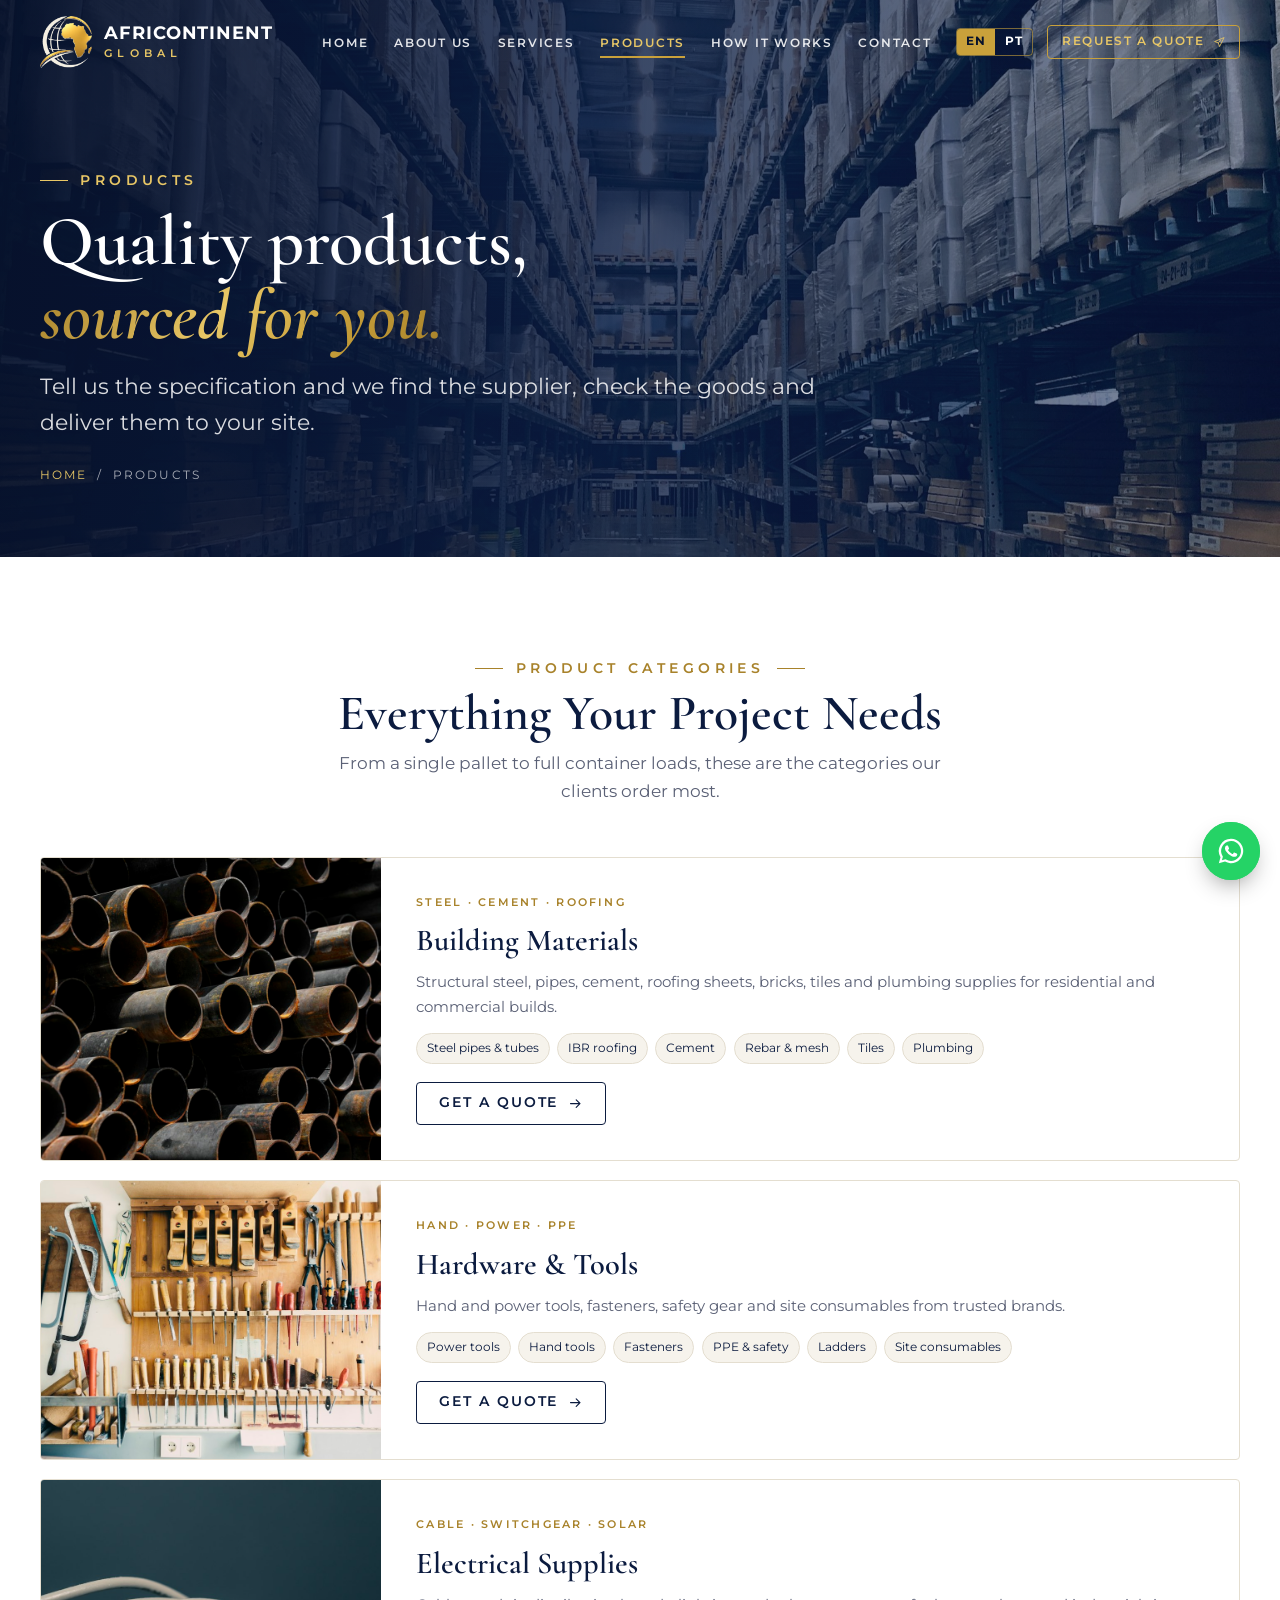
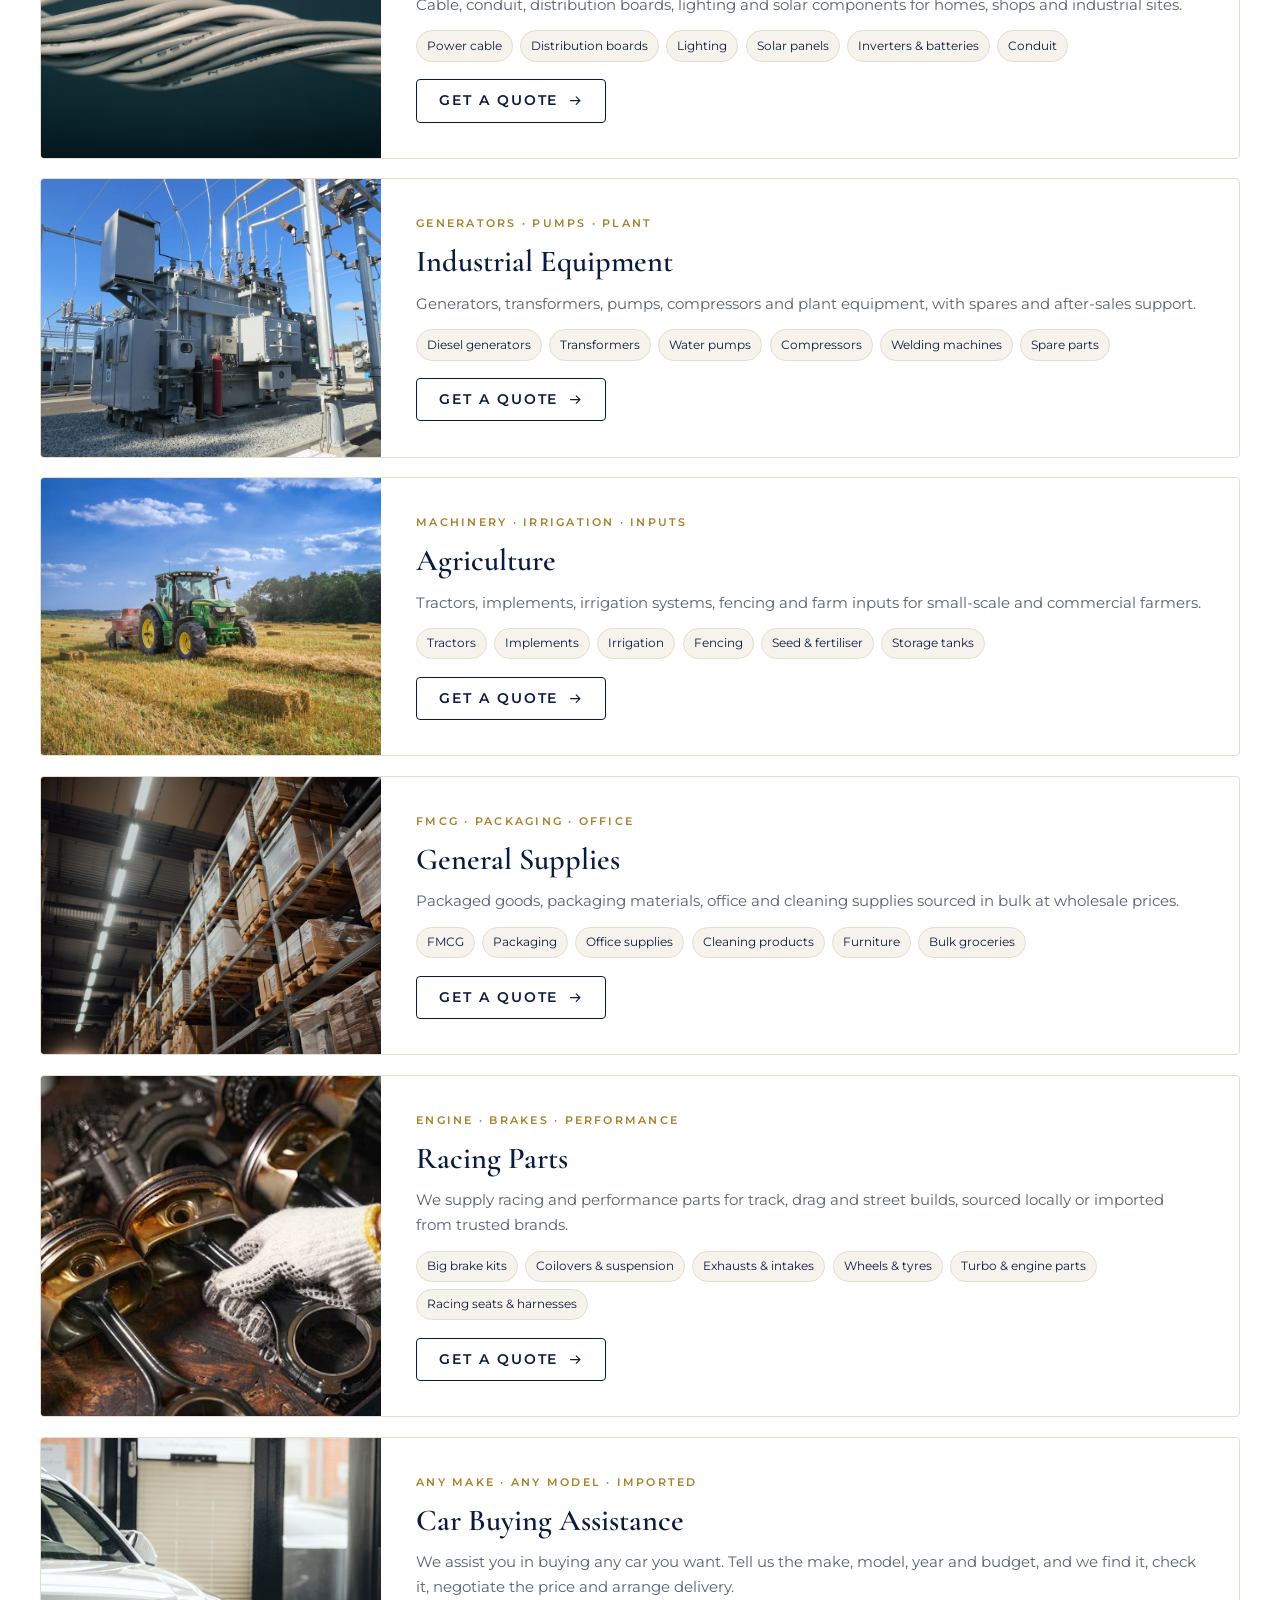
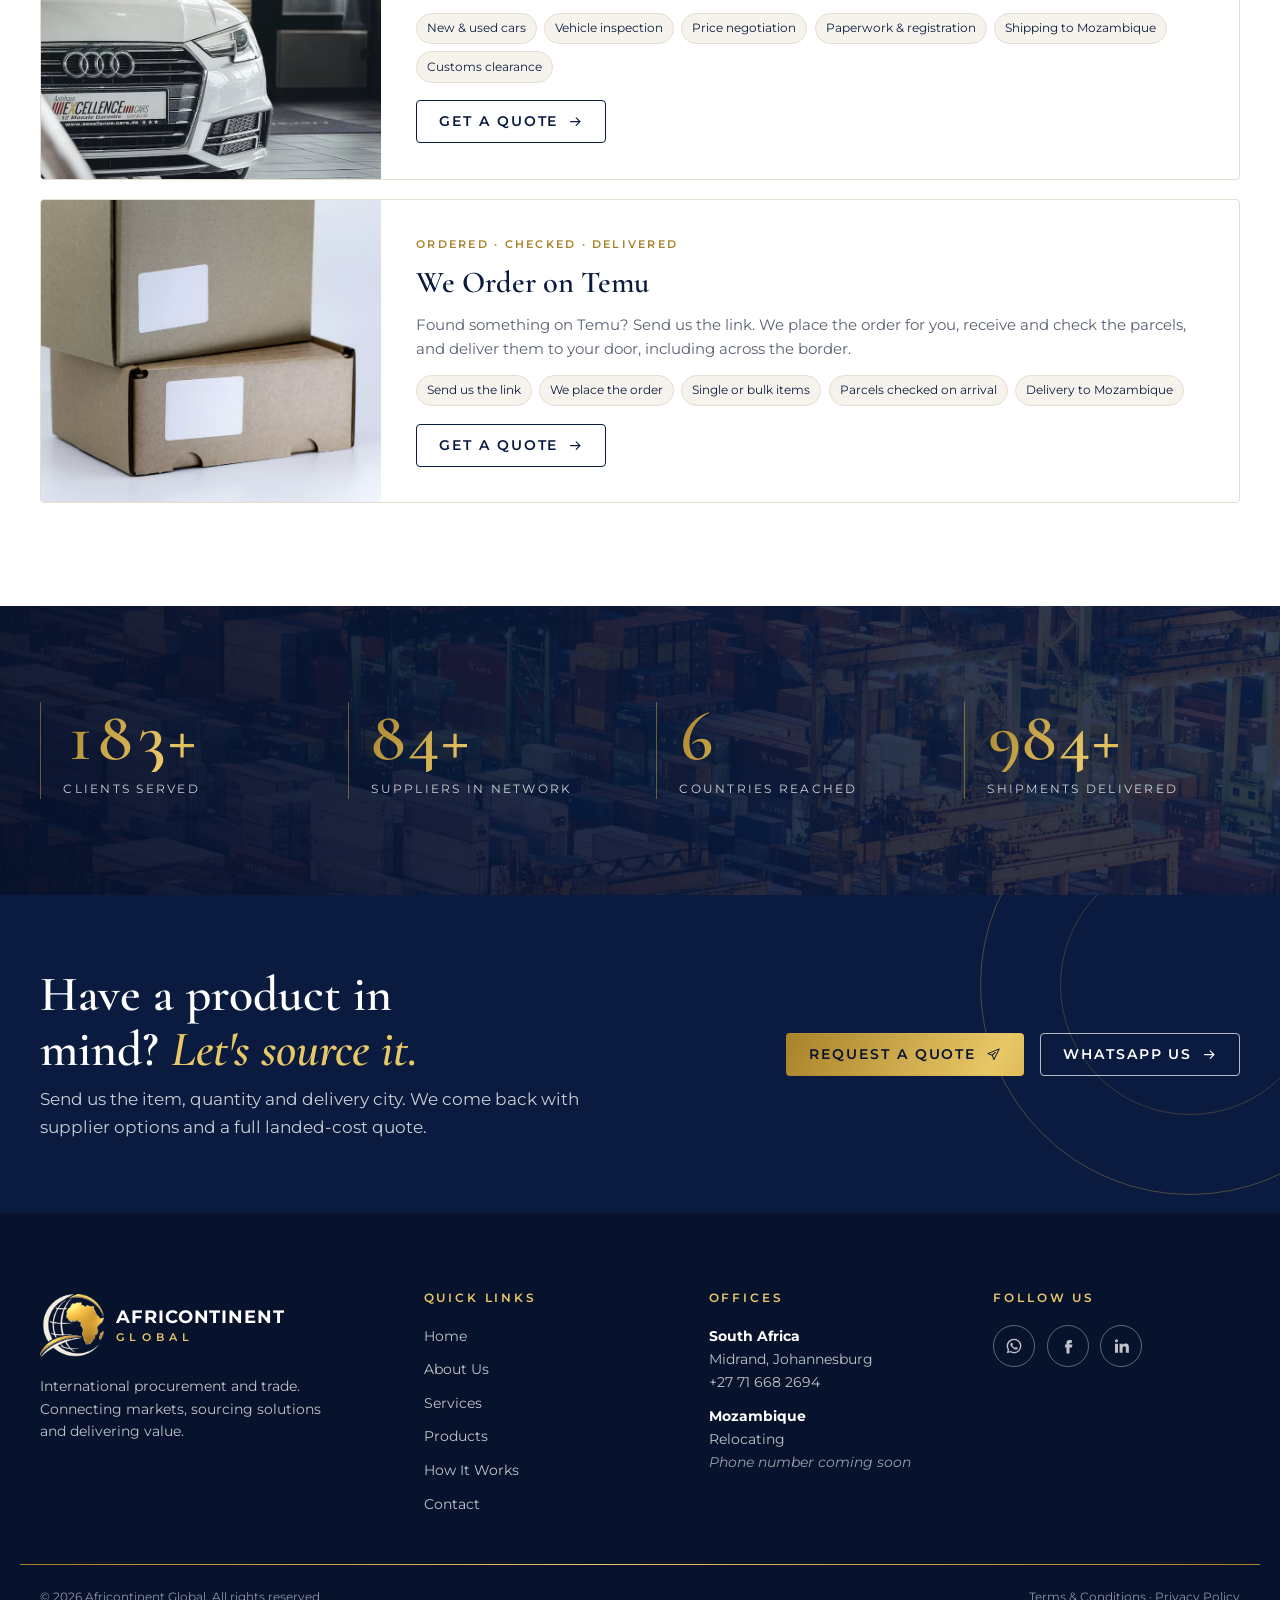
<file: products.html>
<!DOCTYPE html>
<html lang="en">
<head>
<meta charset="utf-8">
<meta name="viewport" content="width=device-width, initial-scale=1, viewport-fit=cover">
<title>Products | Africontinent Global</title>
<meta name="description" content="Building materials, hardware, electrical supplies, industrial equipment, agriculture and general supplies.">
<meta property="og:title" content="Products | Africontinent Global">
<meta property="og:description" content="Building materials, hardware, electrical supplies, industrial equipment, agriculture and general supplies.">
<meta property="og:image" content="assets/africontinent-logo-full.png">
<meta name="theme-color" content="#0B1B3F">
<link rel="icon" type="image/png" href="assets/globe.png">
<link rel="preconnect" href="https://fonts.googleapis.com"><link rel="preconnect" href="https://fonts.gstatic.com" crossorigin><link rel="stylesheet" href="https://fonts.googleapis.com/css2?family=Cormorant+Garamond:ital,wght@0,500;0,600;0,700;1,500;1,600&family=Montserrat:wght@400;500;600;700&display=swap">
<link rel="stylesheet" href="css/style.css">
</head>
<body>
<!-- ICON SPRITE -->
<svg width="0" height="0" style="position:absolute" aria-hidden="true">
  <defs>
    <symbol id="i-arrow" viewBox="0 0 24 24" fill="none" stroke="currentColor" stroke-width="1.8" stroke-linecap="round" stroke-linejoin="round"><path d="M4 12h15M13 6l6 6-6 6"/></symbol>
    <symbol id="i-send" viewBox="0 0 24 24" fill="none" stroke="currentColor" stroke-width="1.6" stroke-linejoin="round"><path d="M21 3 3 10.5l7 2.5 2.5 7L21 3Z"/><path d="m10 13 5-5"/></symbol>
    <symbol id="i-handshake" viewBox="0 0 48 48" fill="none" stroke="currentColor" stroke-width="2" stroke-linecap="round" stroke-linejoin="round"><path d="M3 17l7-5 6 3h6l-7 6a3 3 0 0 0 4 4l5-4 9 9"/><path d="M45 17l-7-5-6 2"/><path d="M38 31l-4 4M34 26l5 5M10 12v15l10 10a3 3 0 0 0 4-4M16 31l4 4M20 27l5 5a3 3 0 0 0 4-4"/><path d="M3 17v11h7M45 17v11h-7"/></symbol>
    <symbol id="i-shield" viewBox="0 0 48 48" fill="none" stroke="currentColor" stroke-width="2" stroke-linecap="round" stroke-linejoin="round"><path d="M24 4 7 10v12c0 11 7 18 17 22 10-4 17-11 17-22V10L24 4Z"/><path d="m16 24 6 6 11-12"/></symbol>
    <symbol id="i-truck" viewBox="0 0 48 48" fill="none" stroke="currentColor" stroke-width="2" stroke-linecap="round" stroke-linejoin="round"><path d="M3 10h26v24H3zM29 18h9l7 8v8h-16"/><circle cx="12" cy="36" r="4"/><circle cx="36" cy="36" r="4"/><path d="M8 18h10M8 24h14"/></symbol>
    <symbol id="i-search" viewBox="0 0 32 32" fill="none" stroke="currentColor" stroke-width="2" stroke-linecap="round"><circle cx="13.5" cy="13.5" r="8.5"/><path d="m20 20 8 8"/><path d="M9.5 13.5a4 4 0 0 1 4-4"/></symbol>
    <symbol id="i-deal" viewBox="0 0 32 32" fill="none" stroke="currentColor" stroke-width="1.8" stroke-linecap="round" stroke-linejoin="round"><path d="M2 12l5-4 4 2h4l-5 4a2 2 0 0 0 3 3l4-3 6 6"/><path d="M30 12l-5-4-4 1M7 8v10l7 7a2 2 0 0 0 3-3M17 19l3 3a2 2 0 0 0 3-3M25 8v11"/></symbol>
    <symbol id="i-clipboard" viewBox="0 0 32 32" fill="none" stroke="currentColor" stroke-width="1.8" stroke-linecap="round" stroke-linejoin="round"><rect x="6" y="5" width="20" height="24" rx="2"/><path d="M12 3h8v4h-8zM10 13l2 2 3-3M10 21l2 2 3-3M18 14h5M18 22h5"/></symbol>
    <symbol id="i-box" viewBox="0 0 32 32" fill="none" stroke="currentColor" stroke-width="1.8" stroke-linejoin="round"><path d="M16 3 4 9v14l12 6 12-6V9L16 3Z"/><path d="M4 9l12 6 12-6M16 15v14M10 6l12 6"/></symbol>
    <symbol id="i-ship" viewBox="0 0 32 32" fill="none" stroke="currentColor" stroke-width="1.8" stroke-linecap="round" stroke-linejoin="round"><path d="M3 20h26l-4 7H7l-4-7Z"/><path d="M7 20v-7h18v7M11 13V8h10v5M14 8V4h4"/><path d="M2 30c2 0 3-1 5-1s3 1 5 1 3-1 5-1 3 1 5 1 3-1 5-1"/></symbol>
    <symbol id="i-customs" viewBox="0 0 32 32" fill="none" stroke="currentColor" stroke-width="1.8" stroke-linecap="round" stroke-linejoin="round"><rect x="4" y="6" width="24" height="20" rx="2"/><circle cx="12" cy="14" r="3"/><path d="M7 22c1-3 3-4 5-4s4 1 5 4M19 12h6M19 16h6M19 20h4"/></symbol>
    <symbol id="i-chat" viewBox="0 0 32 32" fill="none" stroke="currentColor" stroke-width="1.8" stroke-linejoin="round"><path d="M5 6h22v15H14l-6 5v-5H5z"/><circle cx="11" cy="13.5" r="1" fill="currentColor"/><circle cx="16" cy="13.5" r="1" fill="currentColor"/><circle cx="21" cy="13.5" r="1" fill="currentColor"/></symbol>
    <symbol id="i-check" viewBox="0 0 32 32" fill="none" stroke="currentColor" stroke-width="1.8" stroke-linecap="round" stroke-linejoin="round"><path d="M16 3 4 9v14l12 6 12-6V9L16 3Z"/><path d="M4 9l12 6 12-6M16 15v14"/><circle cx="24" cy="24" r="5" fill="#0B1B3F"/><path d="m21.5 24 2 2 3-3.5"/></symbol>
    <symbol id="i-pin" viewBox="0 0 32 32" fill="none" stroke="currentColor" stroke-width="1.8" stroke-linejoin="round"><path d="M16 29s-9-8.5-9-16a9 9 0 0 1 18 0c0 7.5-9 16-9 16Z"/><circle cx="16" cy="13" r="3.5"/></symbol>
    <symbol id="i-people" viewBox="0 0 32 32" fill="none" stroke="currentColor" stroke-width="1.8" stroke-linecap="round"><circle cx="11" cy="11" r="4"/><circle cx="22" cy="12" r="3"/><path d="M3 26c1-5 4-7 8-7s7 2 8 7M19 19c4 0 7 2 8 6"/></symbol>
    <symbol id="i-globe" viewBox="0 0 32 32" fill="none" stroke="currentColor" stroke-width="1.8"><circle cx="16" cy="16" r="12"/><path d="M4 16h24M16 4c4 4 5 8 5 12s-1 8-5 12c-4-4-5-8-5-12s1-8 5-12Z"/></symbol>
    <symbol id="i-award" viewBox="0 0 32 32" fill="none" stroke="currentColor" stroke-width="1.8" stroke-linejoin="round"><circle cx="16" cy="12" r="8"/><path d="m11 18-3 11 8-4 8 4-3-11"/><path d="m13 12 2 2 4-4"/></symbol>
    <symbol id="i-phone" viewBox="0 0 32 32" fill="none" stroke="currentColor" stroke-width="1.8" stroke-linejoin="round"><path d="M7 4h5l2 7-3 2a16 16 0 0 0 8 8l2-3 7 2v5a3 3 0 0 1-3 3C14 28 4 18 4 7a3 3 0 0 1 3-3Z"/></symbol>
    <symbol id="i-mail" viewBox="0 0 32 32" fill="none" stroke="currentColor" stroke-width="1.8" stroke-linejoin="round"><rect x="4" y="7" width="24" height="18" rx="2"/><path d="m4 9 12 9 12-9"/></symbol>
    <symbol id="i-up" viewBox="0 0 24 24" fill="none" stroke="currentColor" stroke-width="2" stroke-linecap="round" stroke-linejoin="round"><path d="M12 19V5M6 11l6-6 6 6"/></symbol>
    <symbol id="i-wa" viewBox="0 0 32 32" fill="currentColor"><path d="M16 3a13 13 0 0 0-11.2 19.6L3 29l6.6-1.7A13 13 0 1 0 16 3Zm0 23.6a10.6 10.6 0 0 1-5.4-1.5l-.4-.2-3.9 1 1-3.8-.2-.4A10.6 10.6 0 1 1 16 26.6Zm5.8-7.9c-.3-.2-1.9-.9-2.2-1s-.5-.2-.7.2-.8 1-1 1.2-.4.2-.7 0a8.7 8.7 0 0 1-4.3-3.8c-.3-.6.3-.5 1-1.7.1-.2 0-.4 0-.6l-1-2.4c-.3-.6-.5-.5-.7-.5h-.6a1.2 1.2 0 0 0-.9.4 3.6 3.6 0 0 0-1.1 2.7 6.3 6.3 0 0 0 1.3 3.3 14.4 14.4 0 0 0 5.5 4.9c2 .9 2.8.9 3.9.8a3.3 3.3 0 0 0 2.1-1.5 2.7 2.7 0 0 0 .2-1.5c-.1-.2-.3-.3-.6-.5Z"/></symbol>
    <symbol id="i-fb" viewBox="0 0 24 24" fill="currentColor"><path d="M14 8h3V4h-3a4 4 0 0 0-4 4v2H8v4h2v8h4v-8h3l1-4h-4V8.5c0-.3.2-.5.5-.5Z"/></symbol>
    <symbol id="i-in" viewBox="0 0 24 24" fill="currentColor"><path d="M4 9h4v12H4zM6 3a2 2 0 1 1 0 4 2 2 0 0 1 0-4Zm4 6h4v1.7c.6-1 2-2 4-2 4 0 4.5 2.6 4.5 6V21h-4v-5.6c0-1.4 0-3.2-2-3.2s-2.4 1.5-2.4 3.1V21h-4z"/></symbol>
  </defs>
</svg>


<!-- =================== 2. HEADER =================== -->
<header class="site-header" id="header">
  <div class="wrap nav">
    <a class="brand" href="index.html" aria-label="Africontinent Global home">
      <img src="assets/globe-light.png" alt="">
      <span class="brand-text"><strong>AFRICONTINENT</strong><small>GLOBAL</small></span>
    </a>
    <ul class="nav-links">
      <li><a href="index.html" data-i18n="nav_home">Home</a></li>
      <li><a href="about.html" data-i18n="nav_about">About Us</a></li>
      <li><a href="services.html" data-i18n="nav_services">Services</a></li>
      <li><a href="products.html" data-i18n="nav_products">Products</a></li>
      <li><a href="how-it-works.html" data-i18n="nav_how">How It Works</a></li>
      <li><a href="contact.html" data-i18n="nav_contact">Contact</a></li>
    </ul>
    <div class="nav-actions">
      <div class="lang" role="group" aria-label="Language">
        <button type="button" class="on" data-lang="en">EN</button>
        <button type="button" data-lang="pt">PT</button>
      </div>
      <a href="contact.html" class="btn btn-outline-gold btn-quote"><span data-i18n="quote">Request a Quote</span><svg><use href="#i-send"/></svg></a>
      <button class="burger" id="burger" type="button" aria-label="Open menu" aria-expanded="false" aria-controls="mobileMenu"><span></span><span></span><span></span></button>
    </div>
  </div>
</header>

<nav class="mobile-menu" id="mobileMenu" aria-label="Mobile">
  <ul>
    <li><a href="index.html" data-i18n="nav_home">Home</a></li>
    <li><a href="about.html" data-i18n="nav_about">About Us</a></li>
    <li><a href="services.html" data-i18n="nav_services">Services</a></li>
    <li><a href="products.html" data-i18n="nav_products">Products</a></li>
    <li><a href="how-it-works.html" data-i18n="nav_how">How It Works</a></li>
    <li><a href="contact.html" data-i18n="nav_contact">Contact</a></li>
  </ul>
  <div class="mm-foot">
    <div class="lang" role="group" aria-label="Language">
      <button type="button" class="on" data-lang="en">EN</button>
      <button type="button" data-lang="pt">PT</button>
    </div>
    <a href="contact.html" class="btn btn-gold"><span data-i18n="quote">Request a Quote</span><svg><use href="#i-send"/></svg></a>
  </div>
</nav>

<main>
<section class="page-hero">
  <div class="photo"><img src="assets/images/warehouse.jpg" alt="Large warehouse interior" fetchpriority="high"></div>
  <div class="wrap">
    <span class="eyebrow" data-i18n="pp_e">Products</span>
    <h1 data-i18n-html="pp_t">Quality products, <em>sourced for you.</em></h1>
    <p data-i18n="pp_l">Tell us the specification and we find the supplier, check the goods and deliver them to your site.</p>
    <nav class="crumbs" aria-label="Breadcrumb"><a href="index.html" data-i18n="nav_home">Home</a><span>/</span><span data-i18n="nav_products">Products</span></nav>
  </div>
</section>
<section class="section"><div class="wrap"><div class="section-head reveal"><span class="eyebrow" data-i18n="prod_eyebrow">Product Categories</span><h2 data-i18n="cl_t">Everything Your Project Needs</h2><p data-i18n="prod_lede">From a single pallet to full container loads, these are the categories our clients order most.</p></div><div class="cat-list"><article class="cat reveal"><div class="photo"><img loading="lazy" src="assets/images/building-materials-steel-pipes.jpg" alt="Steel pipes stacked"></div><div class="cat-body"><small>Steel · Cement · Roofing</small><h3>Building Materials</h3><p>Structural steel, pipes, cement, roofing sheets, bricks, tiles and plumbing supplies for residential and commercial builds.</p><div class="chips"><span>Steel pipes & tubes</span><span>IBR roofing</span><span>Cement</span><span>Rebar & mesh</span><span>Tiles</span><span>Plumbing</span></div><a class="btn btn-outline-navy" data-product="Building Materials" href="contact.html?product=Building+Materials"><span data-i18n="ask_q">Get a quote</span><svg><use href="#i-arrow"/></svg></a></div></article><article class="cat reveal"><div class="photo"><img loading="lazy" src="assets/images/hardware-tools.jpg" alt="Hand tools on a rack"></div><div class="cat-body"><small>Hand · Power · PPE</small><h3>Hardware &amp; Tools</h3><p>Hand and power tools, fasteners, safety gear and site consumables from trusted brands.</p><div class="chips"><span>Power tools</span><span>Hand tools</span><span>Fasteners</span><span>PPE & safety</span><span>Ladders</span><span>Site consumables</span></div><a class="btn btn-outline-navy" data-product="Hardware &amp; Tools" href="contact.html?product=Hardware+%26+Tools"><span data-i18n="ask_q">Get a quote</span><svg><use href="#i-arrow"/></svg></a></div></article><article class="cat reveal"><div class="photo"><img loading="lazy" src="assets/images/electrical-cable.jpg" alt="Rolled electrical cable"></div><div class="cat-body"><small>Cable · Switchgear · Solar</small><h3>Electrical Supplies</h3><p>Cable, conduit, distribution boards, lighting and solar components for homes, shops and industrial sites.</p><div class="chips"><span>Power cable</span><span>Distribution boards</span><span>Lighting</span><span>Solar panels</span><span>Inverters & batteries</span><span>Conduit</span></div><a class="btn btn-outline-navy" data-product="Electrical Supplies" href="contact.html?product=Electrical+Supplies"><span data-i18n="ask_q">Get a quote</span><svg><use href="#i-arrow"/></svg></a></div></article><article class="cat reveal"><div class="photo"><img loading="lazy" src="assets/images/industrial-transformer.jpg" alt="Electrical transformer"></div><div class="cat-body"><small>Generators · Pumps · Plant</small><h3>Industrial Equipment</h3><p>Generators, transformers, pumps, compressors and plant equipment, with spares and after-sales support.</p><div class="chips"><span>Diesel generators</span><span>Transformers</span><span>Water pumps</span><span>Compressors</span><span>Welding machines</span><span>Spare parts</span></div><a class="btn btn-outline-navy" data-product="Industrial Equipment" href="contact.html?product=Industrial+Equipment"><span data-i18n="ask_q">Get a quote</span><svg><use href="#i-arrow"/></svg></a></div></article><article class="cat reveal"><div class="photo"><img loading="lazy" src="assets/images/agriculture-tractor.jpg" alt="Green tractor in a field"></div><div class="cat-body"><small>Machinery · Irrigation · Inputs</small><h3>Agriculture</h3><p>Tractors, implements, irrigation systems, fencing and farm inputs for small-scale and commercial farmers.</p><div class="chips"><span>Tractors</span><span>Implements</span><span>Irrigation</span><span>Fencing</span><span>Seed & fertiliser</span><span>Storage tanks</span></div><a class="btn btn-outline-navy" data-product="Agriculture" href="contact.html?product=Agriculture"><span data-i18n="ask_q">Get a quote</span><svg><use href="#i-arrow"/></svg></a></div></article><article class="cat reveal"><div class="photo"><img loading="lazy" src="assets/images/general-supplies-warehouse.jpg" alt="Boxes on warehouse racks"></div><div class="cat-body"><small>FMCG · Packaging · Office</small><h3>General Supplies</h3><p>Packaged goods, packaging materials, office and cleaning supplies sourced in bulk at wholesale prices.</p><div class="chips"><span>FMCG</span><span>Packaging</span><span>Office supplies</span><span>Cleaning products</span><span>Furniture</span><span>Bulk groceries</span></div><a class="btn btn-outline-navy" data-product="General Supplies" href="contact.html?product=General+Supplies"><span data-i18n="ask_q">Get a quote</span><svg><use href="#i-arrow"/></svg></a></div></article><article class="cat reveal"><div class="photo"><img loading="lazy" src="assets/images/racing-parts.jpg" alt="Engine pistons and connecting rods"></div><div class="cat-body"><small>Engine · Brakes · Performance</small><h3 data-i18n="p7">Racing Parts</h3><p data-i18n="p7d">We supply racing and performance parts for track, drag and street builds, sourced locally or imported from trusted brands.</p><div class="chips"><span>Big brake kits</span><span>Coilovers & suspension</span><span>Exhausts & intakes</span><span>Wheels & tyres</span><span>Turbo & engine parts</span><span>Racing seats & harnesses</span></div><a class="btn btn-outline-navy" data-product="Racing Parts" href="contact.html?product=Racing+Parts"><span data-i18n="ask_q">Get a quote</span><svg><use href="#i-arrow"/></svg></a></div></article><article class="cat reveal"><div class="photo"><img loading="lazy" src="assets/images/car-showroom.jpg" alt="White car parked in a showroom"></div><div class="cat-body"><small>Any make · Any model · Imported</small><h3 data-i18n="p8">Car Buying Assistance</h3><p data-i18n="p8d">We assist you in buying any car you want. Tell us the make, model, year and budget, and we find it, check it, negotiate the price and arrange delivery.</p><div class="chips"><span>New & used cars</span><span>Vehicle inspection</span><span>Price negotiation</span><span>Paperwork & registration</span><span>Shipping to Mozambique</span><span>Customs clearance</span></div><a class="btn btn-outline-navy" data-product="Car Buying Assistance" href="contact.html?product=Car+Buying+Assistance"><span data-i18n="ask_q">Get a quote</span><svg><use href="#i-arrow"/></svg></a></div></article><article class="cat reveal"><div class="photo"><img loading="lazy" src="assets/images/temu-delivery-parcel.jpg" alt="Delivery parcel box on a table"></div><div class="cat-body"><small>Ordered · Checked · Delivered</small><h3 data-i18n="p9">We Order on Temu</h3><p data-i18n="p9d">Found something on Temu? Send us the link. We place the order for you, receive and check the parcels, and deliver them to your door, including across the border.</p><div class="chips"><span>Send us the link</span><span>We place the order</span><span>Single or bulk items</span><span>Parcels checked on arrival</span><span>Delivery to Mozambique</span></div><a class="btn btn-outline-navy" data-product="Temu Orders" href="contact.html?product=Temu+Orders"><span data-i18n="ask_q">Get a quote</span><svg><use href="#i-arrow"/></svg></a></div></article></div></div></section>
<!-- =================== 7. STATS =================== -->
<section class="stats on-dark">
  <div class="photo"><img loading="lazy" src="assets/images/aerial-containers.jpg" alt=""></div>
  <div class="wrap stats-grid">
    <div class="stat reveal"><b data-count="250" data-suffix="+">250+</b><span data-i18n="st1">Clients served</span></div>
    <div class="stat reveal"><b data-count="120" data-suffix="+">120+</b><span data-i18n="st2">Suppliers in network</span></div>
    <div class="stat reveal"><b data-count="9">9</b><span data-i18n="st3">Countries reached</span></div>
    <div class="stat reveal"><b data-count="1400" data-suffix="+">1,400+</b><span data-i18n="st4">Shipments delivered</span></div>
  </div>
</section>

<section class="cta-band">
  <div class="wrap cta-inner">
    <div class="reveal">
      <h2 data-i18n-html="cta_t">Have a product in mind? <em>Let's source it.</em></h2>
      <p data-i18n="cta_l">Send us the item, quantity and delivery city. We come back with supplier options and a full landed-cost quote.</p>
    </div>
    <div class="cta-actions reveal">
      <a href="contact.html" class="btn btn-gold"><span data-i18n="quote">Request a Quote</span><svg><use href="#i-send"/></svg></a>
      <a href="https://wa.me/27716682694" target="_blank" rel="noopener" class="btn btn-outline-light"><span>WhatsApp Us</span><svg><use href="#i-arrow"/></svg></a>
    </div>
  </div>
</section>
</main>

<!-- =================== 11. FOOTER =================== -->
<footer class="footer">
  <div class="wrap footer-grid">
    <div class="footer-about">
      <a class="brand" href="index.html"><img src="assets/globe-light.png" alt=""><span class="brand-text"><strong>AFRICONTINENT</strong><small>GLOBAL</small></span></a>
      <p data-i18n="ft_about">International procurement and trade. Connecting markets, sourcing solutions and delivering value.</p>
    </div>
    <div>
      <h4 data-i18n="ft_links">Quick Links</h4>
      <ul><li><a href="index.html" data-i18n="nav_home">Home</a></li><li><a href="about.html" data-i18n="nav_about">About Us</a></li><li><a href="services.html" data-i18n="nav_services">Services</a></li><li><a href="products.html" data-i18n="nav_products">Products</a></li><li><a href="how-it-works.html" data-i18n="nav_how">How It Works</a></li><li><a href="contact.html" data-i18n="nav_contact">Contact</a></li></ul>
    </div>
    <div>
      <h4 data-i18n="ft_offices">Offices</h4>
      <ul><li><b style="color:#fff">South Africa</b><br>Midrand, Johannesburg<br>+27 71 668 2694</li><li><b style="color:#fff">Mozambique</b><br>Relocating<br><span class="soon" data-i18n="mz_phone">Phone number coming soon</span></li></ul>
    </div>
    <div>
      <h4 data-i18n="ft_follow">Follow Us</h4>
      <div class="socials">
        <a href="https://wa.me/27716682694" target="_blank" rel="noopener" aria-label="WhatsApp"><svg><use href="#i-wa"/></svg></a>
        <a href="https://facebook.com" target="_blank" rel="noopener" aria-label="Facebook"><svg><use href="#i-fb"/></svg></a>
        <a href="https://linkedin.com" target="_blank" rel="noopener" aria-label="LinkedIn"><svg><use href="#i-in"/></svg></a>
      </div>
    </div>
  </div>
  <div class="wrap footer-bar">
    <span>© 2026 Africontinent Global. All rights reserved.</span>
    <span><a href="index.html">Terms &amp; Conditions</a> · <a href="index.html">Privacy Policy</a></span>
  </div>
</footer>

<a class="wa-float" href="https://wa.me/27716682694" target="_blank" rel="noopener" aria-label="Chat on WhatsApp"><svg><use href="#i-wa"/></svg></a>
<button class="to-top" id="toTop" type="button" aria-label="Back to top"><svg><use href="#i-up"/></svg></button>
<div class="toast" id="toast" role="status" aria-live="polite"><svg><use href="#i-shield"/></svg><span id="toastText">Thank you. Your enquiry is ready.</span></div>

<script src="js/main.js"></script>
</body>
</html>
</file>
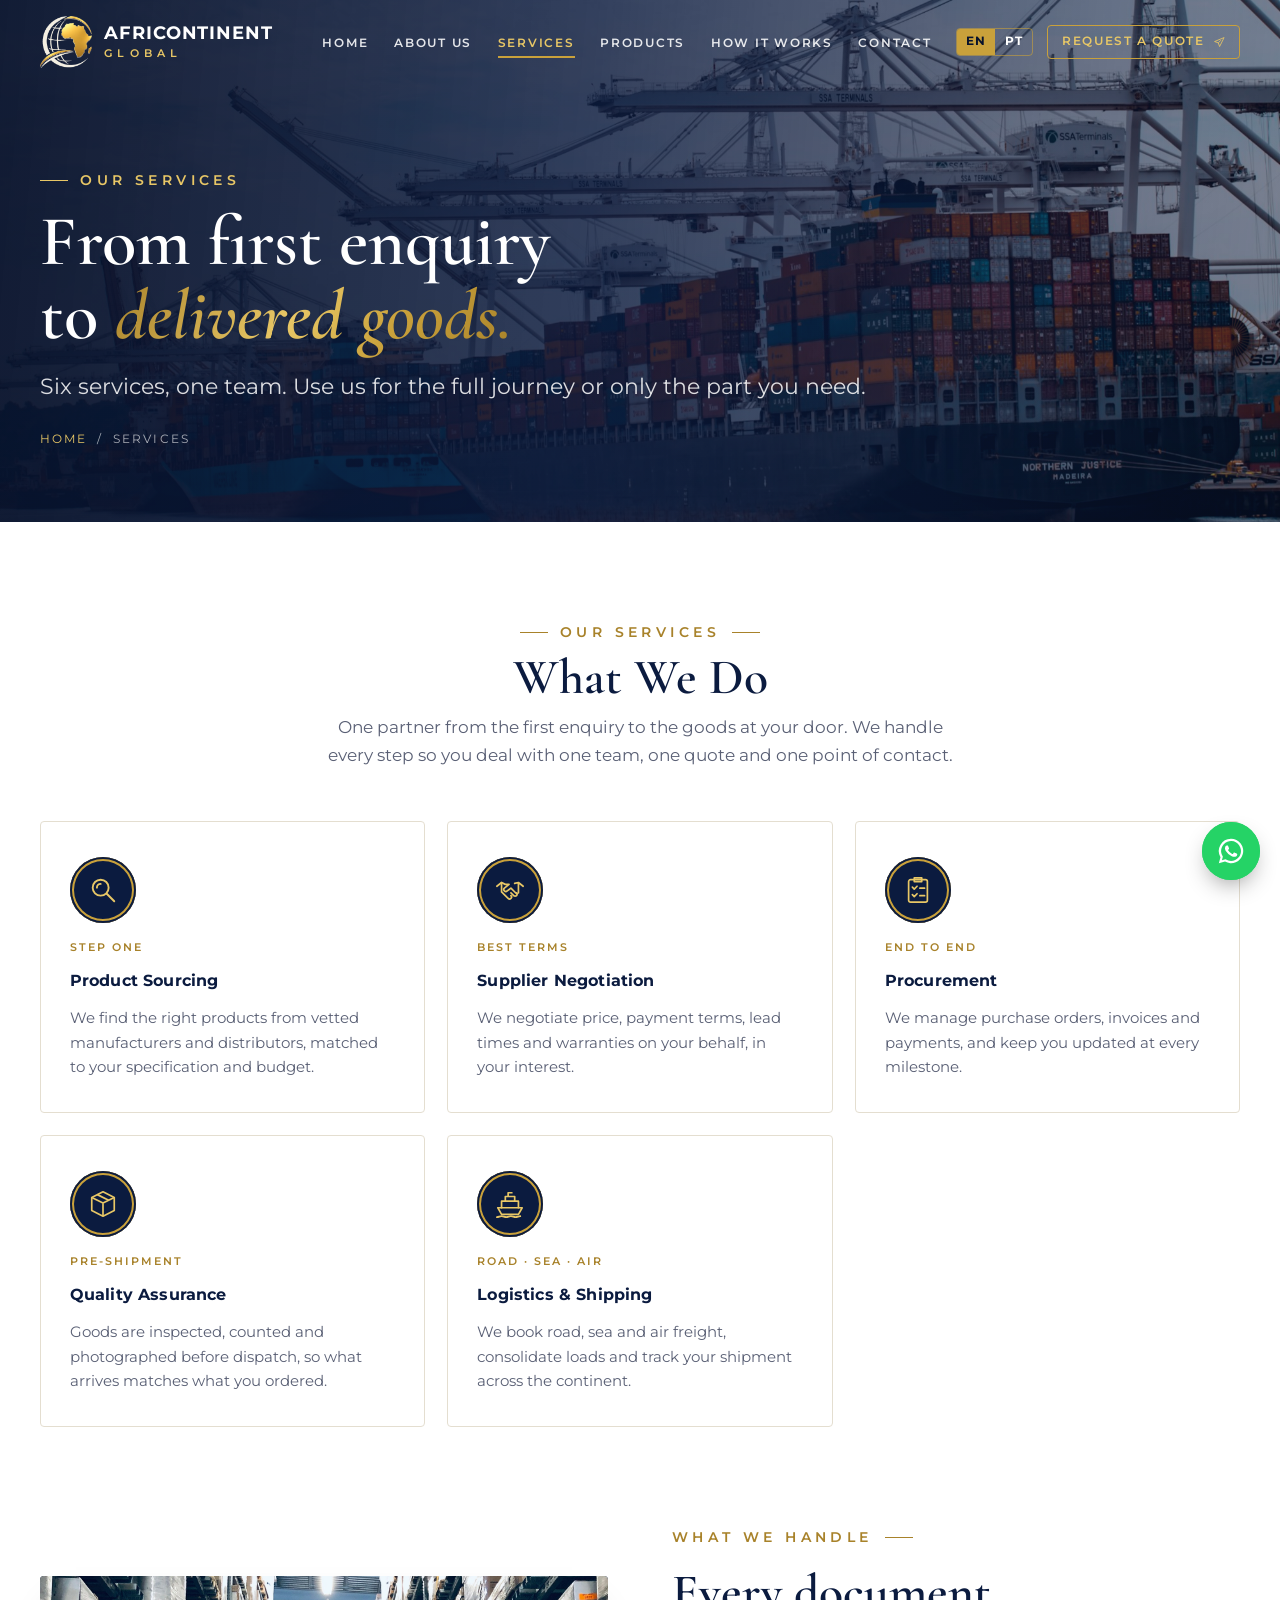
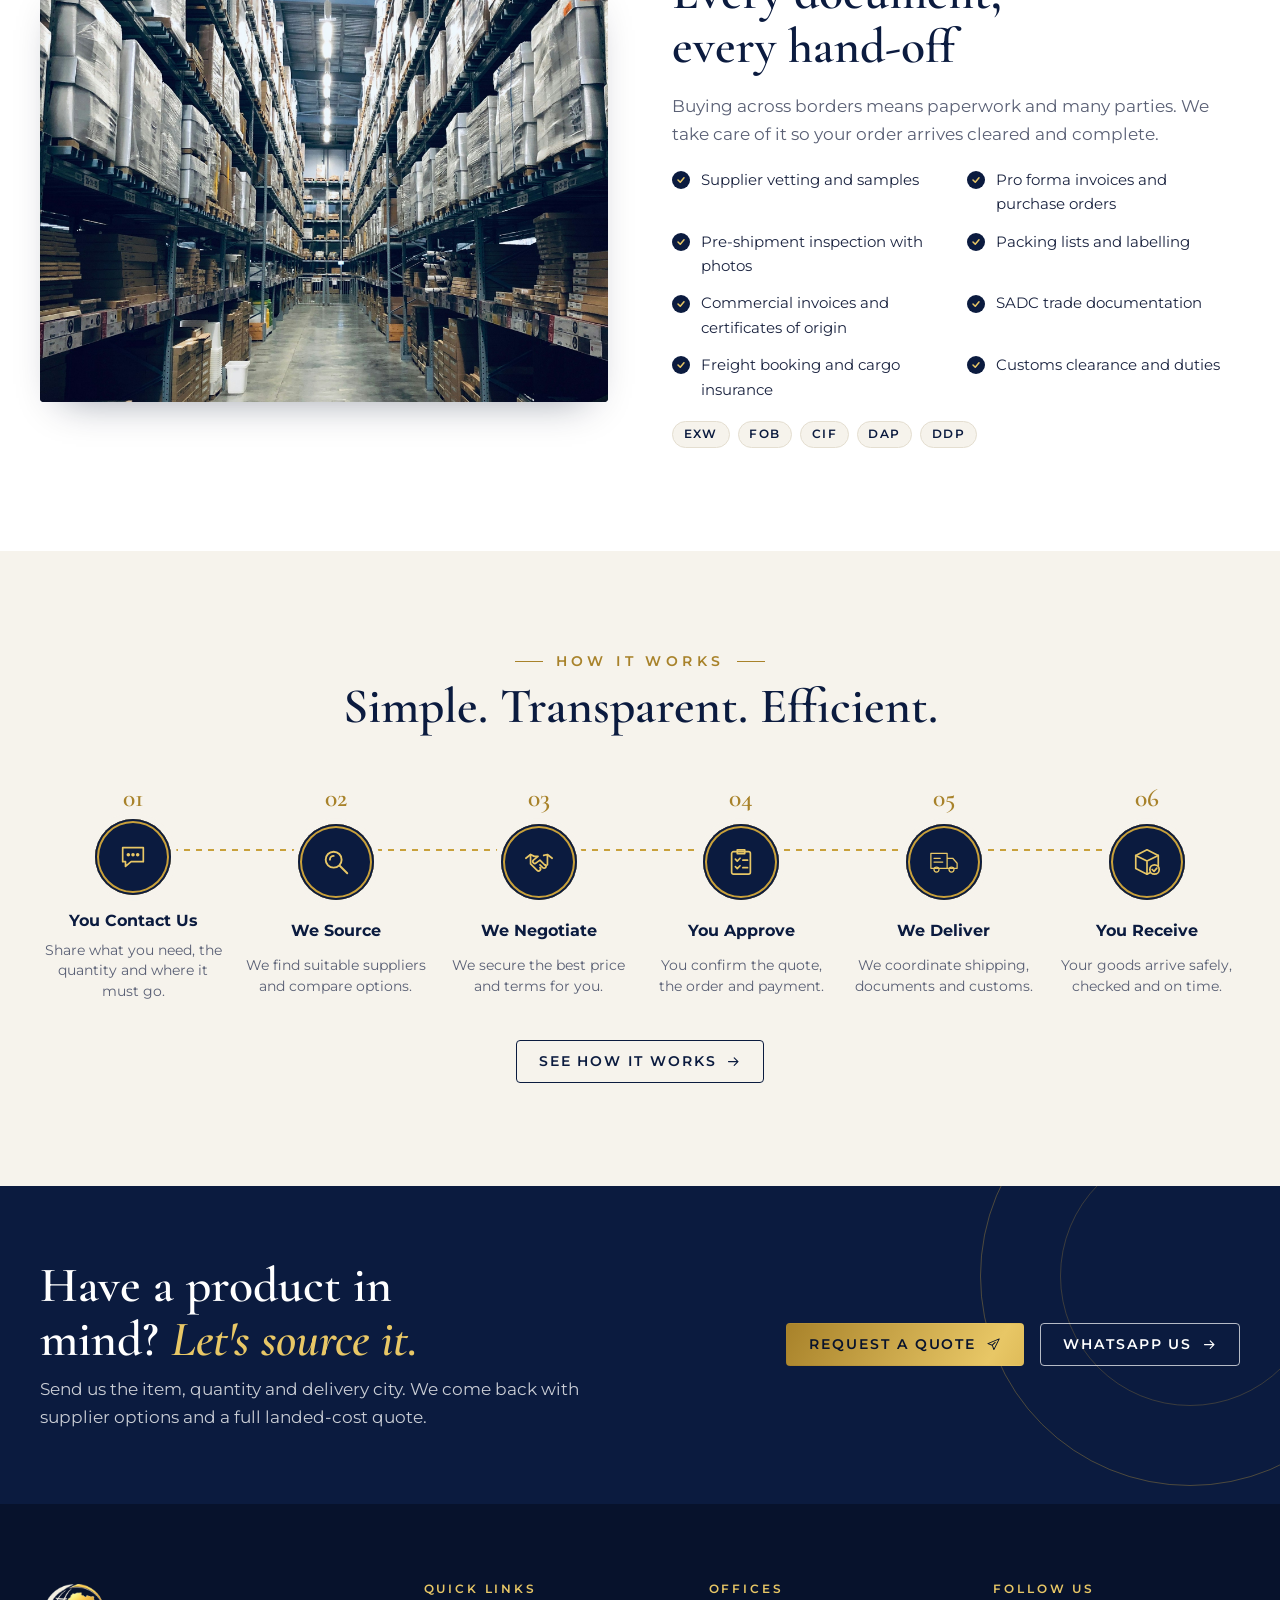
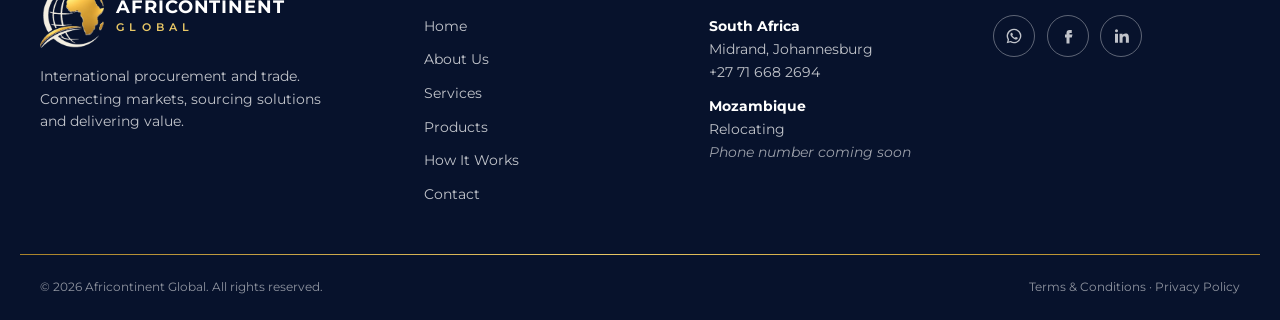
<file: services.html>
<!DOCTYPE html>
<html lang="en">
<head>
<meta charset="utf-8">
<meta name="viewport" content="width=device-width, initial-scale=1, viewport-fit=cover">
<title>Services | Africontinent Global</title>
<meta name="description" content="Product sourcing, supplier negotiation, procurement, quality assurance, logistics and customs clearance.">
<meta property="og:title" content="Services | Africontinent Global">
<meta property="og:description" content="Product sourcing, supplier negotiation, procurement, quality assurance, logistics and customs clearance.">
<meta property="og:image" content="assets/africontinent-logo-full.png">
<meta name="theme-color" content="#0B1B3F">
<link rel="icon" type="image/png" href="assets/globe.png">
<link rel="preconnect" href="https://fonts.googleapis.com"><link rel="preconnect" href="https://fonts.gstatic.com" crossorigin><link rel="stylesheet" href="https://fonts.googleapis.com/css2?family=Cormorant+Garamond:ital,wght@0,500;0,600;0,700;1,500;1,600&family=Montserrat:wght@400;500;600;700&display=swap">
<link rel="stylesheet" href="css/style.css">
</head>
<body>
<!-- ICON SPRITE -->
<svg width="0" height="0" style="position:absolute" aria-hidden="true">
  <defs>
    <symbol id="i-arrow" viewBox="0 0 24 24" fill="none" stroke="currentColor" stroke-width="1.8" stroke-linecap="round" stroke-linejoin="round"><path d="M4 12h15M13 6l6 6-6 6"/></symbol>
    <symbol id="i-send" viewBox="0 0 24 24" fill="none" stroke="currentColor" stroke-width="1.6" stroke-linejoin="round"><path d="M21 3 3 10.5l7 2.5 2.5 7L21 3Z"/><path d="m10 13 5-5"/></symbol>
    <symbol id="i-handshake" viewBox="0 0 48 48" fill="none" stroke="currentColor" stroke-width="2" stroke-linecap="round" stroke-linejoin="round"><path d="M3 17l7-5 6 3h6l-7 6a3 3 0 0 0 4 4l5-4 9 9"/><path d="M45 17l-7-5-6 2"/><path d="M38 31l-4 4M34 26l5 5M10 12v15l10 10a3 3 0 0 0 4-4M16 31l4 4M20 27l5 5a3 3 0 0 0 4-4"/><path d="M3 17v11h7M45 17v11h-7"/></symbol>
    <symbol id="i-shield" viewBox="0 0 48 48" fill="none" stroke="currentColor" stroke-width="2" stroke-linecap="round" stroke-linejoin="round"><path d="M24 4 7 10v12c0 11 7 18 17 22 10-4 17-11 17-22V10L24 4Z"/><path d="m16 24 6 6 11-12"/></symbol>
    <symbol id="i-truck" viewBox="0 0 48 48" fill="none" stroke="currentColor" stroke-width="2" stroke-linecap="round" stroke-linejoin="round"><path d="M3 10h26v24H3zM29 18h9l7 8v8h-16"/><circle cx="12" cy="36" r="4"/><circle cx="36" cy="36" r="4"/><path d="M8 18h10M8 24h14"/></symbol>
    <symbol id="i-search" viewBox="0 0 32 32" fill="none" stroke="currentColor" stroke-width="2" stroke-linecap="round"><circle cx="13.5" cy="13.5" r="8.5"/><path d="m20 20 8 8"/><path d="M9.5 13.5a4 4 0 0 1 4-4"/></symbol>
    <symbol id="i-deal" viewBox="0 0 32 32" fill="none" stroke="currentColor" stroke-width="1.8" stroke-linecap="round" stroke-linejoin="round"><path d="M2 12l5-4 4 2h4l-5 4a2 2 0 0 0 3 3l4-3 6 6"/><path d="M30 12l-5-4-4 1M7 8v10l7 7a2 2 0 0 0 3-3M17 19l3 3a2 2 0 0 0 3-3M25 8v11"/></symbol>
    <symbol id="i-clipboard" viewBox="0 0 32 32" fill="none" stroke="currentColor" stroke-width="1.8" stroke-linecap="round" stroke-linejoin="round"><rect x="6" y="5" width="20" height="24" rx="2"/><path d="M12 3h8v4h-8zM10 13l2 2 3-3M10 21l2 2 3-3M18 14h5M18 22h5"/></symbol>
    <symbol id="i-box" viewBox="0 0 32 32" fill="none" stroke="currentColor" stroke-width="1.8" stroke-linejoin="round"><path d="M16 3 4 9v14l12 6 12-6V9L16 3Z"/><path d="M4 9l12 6 12-6M16 15v14M10 6l12 6"/></symbol>
    <symbol id="i-ship" viewBox="0 0 32 32" fill="none" stroke="currentColor" stroke-width="1.8" stroke-linecap="round" stroke-linejoin="round"><path d="M3 20h26l-4 7H7l-4-7Z"/><path d="M7 20v-7h18v7M11 13V8h10v5M14 8V4h4"/><path d="M2 30c2 0 3-1 5-1s3 1 5 1 3-1 5-1 3 1 5 1 3-1 5-1"/></symbol>
    <symbol id="i-customs" viewBox="0 0 32 32" fill="none" stroke="currentColor" stroke-width="1.8" stroke-linecap="round" stroke-linejoin="round"><rect x="4" y="6" width="24" height="20" rx="2"/><circle cx="12" cy="14" r="3"/><path d="M7 22c1-3 3-4 5-4s4 1 5 4M19 12h6M19 16h6M19 20h4"/></symbol>
    <symbol id="i-chat" viewBox="0 0 32 32" fill="none" stroke="currentColor" stroke-width="1.8" stroke-linejoin="round"><path d="M5 6h22v15H14l-6 5v-5H5z"/><circle cx="11" cy="13.5" r="1" fill="currentColor"/><circle cx="16" cy="13.5" r="1" fill="currentColor"/><circle cx="21" cy="13.5" r="1" fill="currentColor"/></symbol>
    <symbol id="i-check" viewBox="0 0 32 32" fill="none" stroke="currentColor" stroke-width="1.8" stroke-linecap="round" stroke-linejoin="round"><path d="M16 3 4 9v14l12 6 12-6V9L16 3Z"/><path d="M4 9l12 6 12-6M16 15v14"/><circle cx="24" cy="24" r="5" fill="#0B1B3F"/><path d="m21.5 24 2 2 3-3.5"/></symbol>
    <symbol id="i-pin" viewBox="0 0 32 32" fill="none" stroke="currentColor" stroke-width="1.8" stroke-linejoin="round"><path d="M16 29s-9-8.5-9-16a9 9 0 0 1 18 0c0 7.5-9 16-9 16Z"/><circle cx="16" cy="13" r="3.5"/></symbol>
    <symbol id="i-people" viewBox="0 0 32 32" fill="none" stroke="currentColor" stroke-width="1.8" stroke-linecap="round"><circle cx="11" cy="11" r="4"/><circle cx="22" cy="12" r="3"/><path d="M3 26c1-5 4-7 8-7s7 2 8 7M19 19c4 0 7 2 8 6"/></symbol>
    <symbol id="i-globe" viewBox="0 0 32 32" fill="none" stroke="currentColor" stroke-width="1.8"><circle cx="16" cy="16" r="12"/><path d="M4 16h24M16 4c4 4 5 8 5 12s-1 8-5 12c-4-4-5-8-5-12s1-8 5-12Z"/></symbol>
    <symbol id="i-award" viewBox="0 0 32 32" fill="none" stroke="currentColor" stroke-width="1.8" stroke-linejoin="round"><circle cx="16" cy="12" r="8"/><path d="m11 18-3 11 8-4 8 4-3-11"/><path d="m13 12 2 2 4-4"/></symbol>
    <symbol id="i-phone" viewBox="0 0 32 32" fill="none" stroke="currentColor" stroke-width="1.8" stroke-linejoin="round"><path d="M7 4h5l2 7-3 2a16 16 0 0 0 8 8l2-3 7 2v5a3 3 0 0 1-3 3C14 28 4 18 4 7a3 3 0 0 1 3-3Z"/></symbol>
    <symbol id="i-mail" viewBox="0 0 32 32" fill="none" stroke="currentColor" stroke-width="1.8" stroke-linejoin="round"><rect x="4" y="7" width="24" height="18" rx="2"/><path d="m4 9 12 9 12-9"/></symbol>
    <symbol id="i-up" viewBox="0 0 24 24" fill="none" stroke="currentColor" stroke-width="2" stroke-linecap="round" stroke-linejoin="round"><path d="M12 19V5M6 11l6-6 6 6"/></symbol>
    <symbol id="i-wa" viewBox="0 0 32 32" fill="currentColor"><path d="M16 3a13 13 0 0 0-11.2 19.6L3 29l6.6-1.7A13 13 0 1 0 16 3Zm0 23.6a10.6 10.6 0 0 1-5.4-1.5l-.4-.2-3.9 1 1-3.8-.2-.4A10.6 10.6 0 1 1 16 26.6Zm5.8-7.9c-.3-.2-1.9-.9-2.2-1s-.5-.2-.7.2-.8 1-1 1.2-.4.2-.7 0a8.7 8.7 0 0 1-4.3-3.8c-.3-.6.3-.5 1-1.7.1-.2 0-.4 0-.6l-1-2.4c-.3-.6-.5-.5-.7-.5h-.6a1.2 1.2 0 0 0-.9.4 3.6 3.6 0 0 0-1.1 2.7 6.3 6.3 0 0 0 1.3 3.3 14.4 14.4 0 0 0 5.5 4.9c2 .9 2.8.9 3.9.8a3.3 3.3 0 0 0 2.1-1.5 2.7 2.7 0 0 0 .2-1.5c-.1-.2-.3-.3-.6-.5Z"/></symbol>
    <symbol id="i-fb" viewBox="0 0 24 24" fill="currentColor"><path d="M14 8h3V4h-3a4 4 0 0 0-4 4v2H8v4h2v8h4v-8h3l1-4h-4V8.5c0-.3.2-.5.5-.5Z"/></symbol>
    <symbol id="i-in" viewBox="0 0 24 24" fill="currentColor"><path d="M4 9h4v12H4zM6 3a2 2 0 1 1 0 4 2 2 0 0 1 0-4Zm4 6h4v1.7c.6-1 2-2 4-2 4 0 4.5 2.6 4.5 6V21h-4v-5.6c0-1.4 0-3.2-2-3.2s-2.4 1.5-2.4 3.1V21h-4z"/></symbol>
  </defs>
</svg>


<!-- =================== 2. HEADER =================== -->
<header class="site-header" id="header">
  <div class="wrap nav">
    <a class="brand" href="index.html" aria-label="Africontinent Global home">
      <img src="assets/globe-light.png" alt="">
      <span class="brand-text"><strong>AFRICONTINENT</strong><small>GLOBAL</small></span>
    </a>
    <ul class="nav-links">
      <li><a href="index.html" data-i18n="nav_home">Home</a></li>
      <li><a href="about.html" data-i18n="nav_about">About Us</a></li>
      <li><a href="services.html" data-i18n="nav_services">Services</a></li>
      <li><a href="products.html" data-i18n="nav_products">Products</a></li>
      <li><a href="how-it-works.html" data-i18n="nav_how">How It Works</a></li>
      <li><a href="contact.html" data-i18n="nav_contact">Contact</a></li>
    </ul>
    <div class="nav-actions">
      <div class="lang" role="group" aria-label="Language">
        <button type="button" class="on" data-lang="en">EN</button>
        <button type="button" data-lang="pt">PT</button>
      </div>
      <a href="contact.html" class="btn btn-outline-gold btn-quote"><span data-i18n="quote">Request a Quote</span><svg><use href="#i-send"/></svg></a>
      <button class="burger" id="burger" type="button" aria-label="Open menu" aria-expanded="false" aria-controls="mobileMenu"><span></span><span></span><span></span></button>
    </div>
  </div>
</header>

<nav class="mobile-menu" id="mobileMenu" aria-label="Mobile">
  <ul>
    <li><a href="index.html" data-i18n="nav_home">Home</a></li>
    <li><a href="about.html" data-i18n="nav_about">About Us</a></li>
    <li><a href="services.html" data-i18n="nav_services">Services</a></li>
    <li><a href="products.html" data-i18n="nav_products">Products</a></li>
    <li><a href="how-it-works.html" data-i18n="nav_how">How It Works</a></li>
    <li><a href="contact.html" data-i18n="nav_contact">Contact</a></li>
  </ul>
  <div class="mm-foot">
    <div class="lang" role="group" aria-label="Language">
      <button type="button" class="on" data-lang="en">EN</button>
      <button type="button" data-lang="pt">PT</button>
    </div>
    <a href="contact.html" class="btn btn-gold"><span data-i18n="quote">Request a Quote</span><svg><use href="#i-send"/></svg></a>
  </div>
</nav>

<main>
<section class="page-hero">
  <div class="photo"><img src="assets/images/cargo-ships-pier.jpg" alt="Cargo ships docked at a pier" fetchpriority="high"></div>
  <div class="wrap">
    <span class="eyebrow" data-i18n="ps_e">Our Services</span>
    <h1 data-i18n-html="ps_t">From first enquiry to <em>delivered goods.</em></h1>
    <p data-i18n="ps_l">Six services, one team. Use us for the full journey or only the part you need.</p>
    <nav class="crumbs" aria-label="Breadcrumb"><a href="index.html" data-i18n="nav_home">Home</a><span>/</span><span data-i18n="nav_services">Services</span></nav>
  </div>
</section>
<!-- =================== 4. SERVICES =================== -->
<section class="section">
  <div class="wrap">
    <div class="section-head reveal">
      <span class="eyebrow" data-i18n="svc_eyebrow">Our Services</span>
      <h2 data-i18n="svc_title">What We Do</h2>
      <p data-i18n="svc_lede">One partner from the first enquiry to the goods at your door. We handle every step so you deal with one team, one quote and one point of contact.</p>
    </div>
    <div class="services-grid">
      <article class="service reveal"><div class="icon-ring"><svg><use href="#i-search"/></svg></div><span class="tag">Step one</span><h3 data-i18n="s1">Product Sourcing</h3><p data-i18n="s1d">We find the right products from vetted manufacturers and distributors, matched to your specification and budget.</p></article>
      <article class="service reveal"><div class="icon-ring"><svg><use href="#i-deal"/></svg></div><span class="tag">Best terms</span><h3 data-i18n="s2">Supplier Negotiation</h3><p data-i18n="s2d">We negotiate price, payment terms, lead times and warranties on your behalf, in your interest.</p></article>
      <article class="service reveal"><div class="icon-ring"><svg><use href="#i-clipboard"/></svg></div><span class="tag">End to end</span><h3 data-i18n="s3">Procurement</h3><p data-i18n="s3d">We manage purchase orders, invoices and payments, and keep you updated at every milestone.</p></article>
      <article class="service reveal"><div class="icon-ring"><svg><use href="#i-box"/></svg></div><span class="tag">Pre-shipment</span><h3 data-i18n="s4">Quality Assurance</h3><p data-i18n="s4d">Goods are inspected, counted and photographed before dispatch, so what arrives matches what you ordered.</p></article>
      <article class="service reveal"><div class="icon-ring"><svg><use href="#i-ship"/></svg></div><span class="tag">Road · Sea · Air</span><h3 data-i18n="s5">Logistics &amp; Shipping</h3><p data-i18n="s5d">We book road, sea and air freight, consolidate loads and track your shipment across the continent.</p></article>
      
    </div>
  </div>
</section>

<section class="section" style="padding-top:0">
  <div class="wrap handle-grid">
    <div class="photo reveal"><img loading="lazy" src="assets/images/warehouse.jpg" alt="Large warehouse with stacked goods"></div>
    <div class="handle-copy reveal">
      <span class="eyebrow" data-i18n="hd_e">What We Handle</span>
      <h2 data-i18n="hd_t">Every document, every hand-off</h2>
      <p data-i18n="hd_l">Buying across borders means paperwork and many parties. We take care of it so your order arrives cleared and complete.</p>
      <ul class="ticks">
        <li>Supplier vetting and samples</li><li>Pro forma invoices and purchase orders</li>
        <li>Pre-shipment inspection with photos</li><li>Packing lists and labelling</li>
        <li>Commercial invoices and certificates of origin</li><li>SADC trade documentation</li>
        <li>Freight booking and cargo insurance</li><li>Customs clearance and duties</li>
      </ul>
      <div class="incoterms" aria-label="Incoterms we work with"><span>EXW</span><span>FOB</span><span>CIF</span><span>DAP</span><span>DDP</span></div>
    </div>
  </div>
</section>
<!-- =================== 5. HOW IT WORKS =================== -->
<section class="section how">
  <div class="wrap">
    <div class="section-head reveal">
      <span class="eyebrow" data-i18n="how_eyebrow">How It Works</span>
      <h2 data-i18n="how_title">Simple. Transparent. Efficient.</h2>
    </div>
    <ol class="steps" id="steps">
      <li class="steps-line" aria-hidden="true"></li>
      <li class="step reveal"><span class="step-num">01</span><div class="icon-ring"><svg><use href="#i-chat"/></svg></div><h3 data-i18n="h1">You Contact Us</h3><p data-i18n="h1d">Share what you need, the quantity and where it must go.</p></li>
      <li class="step reveal"><span class="step-num">02</span><div class="icon-ring"><svg><use href="#i-search"/></svg></div><h3 data-i18n="h2">We Source</h3><p data-i18n="h2d">We find suitable suppliers and compare options.</p></li>
      <li class="step reveal"><span class="step-num">03</span><div class="icon-ring"><svg><use href="#i-deal"/></svg></div><h3 data-i18n="h3">We Negotiate</h3><p data-i18n="h3d">We secure the best price and terms for you.</p></li>
      <li class="step reveal"><span class="step-num">04</span><div class="icon-ring"><svg><use href="#i-clipboard"/></svg></div><h3 data-i18n="h4">You Approve</h3><p data-i18n="h4d">You confirm the quote, the order and payment.</p></li>
      <li class="step reveal"><span class="step-num">05</span><div class="icon-ring"><svg><use href="#i-truck"/></svg></div><h3 data-i18n="h5">We Deliver</h3><p data-i18n="h5d">We coordinate shipping, documents and customs.</p></li>
      <li class="step reveal"><span class="step-num">06</span><div class="icon-ring"><svg><use href="#i-check"/></svg></div><h3 data-i18n="h6">You Receive</h3><p data-i18n="h6d">Your goods arrive safely, checked and on time.</p></li>
    </ol>
  <div class="section-more reveal"><a href="how-it-works.html" class="btn btn-outline-navy"><span data-i18n="learn_how">See How It Works</span><svg><use href="#i-arrow"/></svg></a></div>
  </div>
</section>

<section class="cta-band">
  <div class="wrap cta-inner">
    <div class="reveal">
      <h2 data-i18n-html="cta_t">Have a product in mind? <em>Let's source it.</em></h2>
      <p data-i18n="cta_l">Send us the item, quantity and delivery city. We come back with supplier options and a full landed-cost quote.</p>
    </div>
    <div class="cta-actions reveal">
      <a href="contact.html" class="btn btn-gold"><span data-i18n="quote">Request a Quote</span><svg><use href="#i-send"/></svg></a>
      <a href="https://wa.me/27716682694" target="_blank" rel="noopener" class="btn btn-outline-light"><span>WhatsApp Us</span><svg><use href="#i-arrow"/></svg></a>
    </div>
  </div>
</section>
</main>

<!-- =================== 11. FOOTER =================== -->
<footer class="footer">
  <div class="wrap footer-grid">
    <div class="footer-about">
      <a class="brand" href="index.html"><img src="assets/globe-light.png" alt=""><span class="brand-text"><strong>AFRICONTINENT</strong><small>GLOBAL</small></span></a>
      <p data-i18n="ft_about">International procurement and trade. Connecting markets, sourcing solutions and delivering value.</p>
    </div>
    <div>
      <h4 data-i18n="ft_links">Quick Links</h4>
      <ul><li><a href="index.html" data-i18n="nav_home">Home</a></li><li><a href="about.html" data-i18n="nav_about">About Us</a></li><li><a href="services.html" data-i18n="nav_services">Services</a></li><li><a href="products.html" data-i18n="nav_products">Products</a></li><li><a href="how-it-works.html" data-i18n="nav_how">How It Works</a></li><li><a href="contact.html" data-i18n="nav_contact">Contact</a></li></ul>
    </div>
    <div>
      <h4 data-i18n="ft_offices">Offices</h4>
      <ul><li><b style="color:#fff">South Africa</b><br>Midrand, Johannesburg<br>+27 71 668 2694</li><li><b style="color:#fff">Mozambique</b><br>Relocating<br><span class="soon" data-i18n="mz_phone">Phone number coming soon</span></li></ul>
    </div>
    <div>
      <h4 data-i18n="ft_follow">Follow Us</h4>
      <div class="socials">
        <a href="https://wa.me/27716682694" target="_blank" rel="noopener" aria-label="WhatsApp"><svg><use href="#i-wa"/></svg></a>
        <a href="https://facebook.com" target="_blank" rel="noopener" aria-label="Facebook"><svg><use href="#i-fb"/></svg></a>
        <a href="https://linkedin.com" target="_blank" rel="noopener" aria-label="LinkedIn"><svg><use href="#i-in"/></svg></a>
      </div>
    </div>
  </div>
  <div class="wrap footer-bar">
    <span>© 2026 Africontinent Global. All rights reserved.</span>
    <span><a href="index.html">Terms &amp; Conditions</a> · <a href="index.html">Privacy Policy</a></span>
  </div>
</footer>

<a class="wa-float" href="https://wa.me/27716682694" target="_blank" rel="noopener" aria-label="Chat on WhatsApp"><svg><use href="#i-wa"/></svg></a>
<button class="to-top" id="toTop" type="button" aria-label="Back to top"><svg><use href="#i-up"/></svg></button>
<div class="toast" id="toast" role="status" aria-live="polite"><svg><use href="#i-shield"/></svg><span id="toastText">Thank you. Your enquiry is ready.</span></div>

<script src="js/main.js"></script>
</body>
</html>
</file>
<file: css/style.css>
/* Layout: full-bleed navy & ivory bands, 1200px content column, gold used as the only accent. */
:root {
  --navy: #0B1B3F;
  --navy-deep: #07122C;
  --navy-soft: #142a5c;
  --gold: #C9A13B;
  --gold-hi: #E8C766;
  --gold-lo: #A8822A;
  --ivory: #F6F3EC;
  --white: #FFFFFF;
  --ink: #1B2440;
  --muted: #5A6075;
  --line: #E4DED0;
  --gold-grad: linear-gradient(120deg, #A8822A 0%, #E8C766 45%, #C9A13B 70%, #A8822A 100%);

  --f-display: "Cormorant Garamond", "Playfair Display", Georgia, "Times New Roman", serif;
  --f-body: "Montserrat", "Segoe UI", Helvetica, Arial, sans-serif;

  --step--1: clamp(0.78rem, 0.75rem + 0.15vw, 0.86rem);
  --step-0: clamp(0.95rem, 0.9rem + 0.2vw, 1.05rem);
  --step-1: clamp(1.15rem, 1.05rem + 0.4vw, 1.35rem);
  --step-2: clamp(1.5rem, 1.25rem + 1vw, 2.1rem);
  --step-3: clamp(2rem, 1.5rem + 2vw, 3.1rem);
  --step-4: clamp(2.5rem, 1.7rem + 3.4vw, 4.6rem);

  --radius: 4px;
  --shadow: 0 18px 40px -22px rgba(7, 18, 44, 0.45);
  --header-h: 84px;
  color-scheme: light;
}

*, *::before, *::after { box-sizing: border-box; }
html { scroll-behavior: smooth; scroll-padding-top: var(--header-h); }
body {
  margin: 0;
  background: var(--white);
  color: var(--ink);
  font-family: var(--f-body);
  font-size: var(--step-0);
  line-height: 1.65;
  -webkit-font-smoothing: antialiased;
  overflow-x: hidden;
}
body.locked { overflow: hidden; }
img { max-width: 100%; display: block; }
a { color: inherit; }
h1, h2, h3 { text-wrap: balance; margin: 0; }
p { margin: 0; }
:focus-visible { outline: 2px solid var(--gold-hi); outline-offset: 3px; }

.wrap {
  width: 100%;
  max-width: 1240px;
  margin-inline: auto;
  padding-left: max(20px, env(safe-area-inset-left, 0px));
  padding-right: max(20px, env(safe-area-inset-right, 0px));
}

/* ---------- Photo layer with graceful fallback ---------- */
.photo { position: relative; overflow: hidden; background: var(--navy-soft) radial-gradient(120% 90% at 70% 20%, #1d3a78 0%, var(--navy) 60%, var(--navy-deep) 100%); }
.photo > img { width: 100%; height: 100%; object-fit: cover; }
.photo > img.failed { visibility: hidden; }

/* ---------- Buttons ---------- */
.btn {
  display: inline-flex; align-items: center; gap: 0.7em;
  padding: 0.95em 1.6em;
  font: 600 var(--step--1)/1 var(--f-body);
  letter-spacing: 0.14em; text-transform: uppercase; text-decoration: none;
  border: 1px solid transparent; border-radius: var(--radius);
  cursor: pointer; position: relative; overflow: hidden;
  transition: transform .25s ease, background-color .25s ease, color .25s ease, border-color .25s ease;
}
.btn svg { width: 1.1em; height: 1.1em; transition: transform .25s ease; }
.btn:hover svg { transform: translateX(4px); }
.btn-gold { background: var(--gold-grad); background-size: 200% 100%; color: var(--navy-deep); }
.btn-gold::after {
  content: ""; position: absolute; inset: 0;
  background: linear-gradient(110deg, transparent 30%, rgba(255,255,255,.55) 50%, transparent 70%);
  transform: translateX(-120%); transition: transform .7s ease;
}
.btn-gold:hover::after { transform: translateX(120%); }
.btn-gold:hover { transform: translateY(-2px); }
.btn-outline-light { border-color: rgba(255,255,255,.7); color: var(--white); background: transparent; }
.btn-outline-light:hover { background: var(--white); color: var(--navy); }
.btn-outline-gold { border-color: var(--gold); color: var(--gold-hi); background: transparent; }
.btn-outline-gold:hover { background: var(--gold); color: var(--navy-deep); }
.btn-outline-navy { border-color: var(--navy); color: var(--navy); background: transparent; }
.btn-outline-navy:hover { background: var(--navy); color: var(--white); }

/* ---------- Eyebrows & section heads ---------- */
.eyebrow {
  display: inline-flex; align-items: center; gap: 0.9em;
  font: 600 var(--step--1)/1.2 var(--f-body);
  letter-spacing: 0.32em; text-transform: uppercase; color: var(--gold-lo);
}
.eyebrow::before, .eyebrow::after { content: ""; width: 28px; height: 1px; background: currentColor; }
.section-head { text-align: center; display: grid; justify-items: center; gap: 0.6rem; margin-bottom: clamp(2rem, 4vw, 3.2rem); }
.section-head h2 { font: 600 var(--step-3)/1.1 var(--f-display); color: var(--navy); }
.section-head p { color: var(--muted); max-width: 58ch; }
.section { padding-block: clamp(4rem, 8vw, 6.5rem); }
.on-dark .eyebrow { color: var(--gold-hi); }
.on-dark h2 { color: var(--white); }

/* =========================================================
   1. WELCOME INTRO
   ========================================================= */
.intro {
  position: fixed; inset: 0; z-index: 200;
  display: grid; place-items: center;
  color: var(--white); text-align: center;
  padding: max(24px, env(safe-area-inset-top, 0px)) max(20px, env(safe-area-inset-right, 0px)) max(24px, env(safe-area-inset-bottom, 0px)) max(20px, env(safe-area-inset-left, 0px));
}
.intro[hidden] { display: none !important; }
.intro-panel { position: absolute; top: 0; bottom: 0; width: 50.5%; overflow: hidden; transition: transform 1.1s cubic-bezier(.77,0,.18,1); }
.intro-panel.left { left: 0; }
.intro-panel.right { right: 0; }
.intro-panel .photo { position: absolute; top: 0; bottom: 0; width: 200vw; max-width: none; }
.intro-panel.left .photo { left: 0; }
.intro-panel.right .photo { right: 0; }
.intro-panel .photo > img { animation: kenburns 9s ease-out forwards; }
.intro-panel .photo::after { content: ""; position: absolute; inset: 0; background: linear-gradient(180deg, rgba(7,18,44,.72) 0%, rgba(7,18,44,.55) 45%, rgba(7,18,44,.92) 100%); }
.intro-panel.right::before { content: ""; position: absolute; left: 0; top: 0; bottom: 0; width: 1px; background: var(--gold-grad); z-index: 2; opacity: 0; transition: opacity .3s; }
.intro.leaving .intro-panel.right::before { opacity: 1; }
.intro.leaving .intro-panel.left { transform: translateX(-101%); }
.intro.leaving .intro-panel.right { transform: translateX(101%); }
.intro.leaving .intro-content { opacity: 0; transform: scale(.96); }
@keyframes kenburns { from { transform: scale(1.16) translate(1%, 1%); } to { transform: scale(1) translate(0, 0); } }

.intro-content { position: relative; z-index: 3; display: grid; justify-items: center; gap: 1.1rem; transition: opacity .5s ease, transform .5s ease; max-width: 100%; }
.intro-emblem { width: clamp(110px, 22vw, 170px); opacity: 0; transform: scale(.7) rotate(-14deg); animation: emblemIn 1.2s .2s cubic-bezier(.2,.8,.2,1) forwards; filter: drop-shadow(0 12px 30px rgba(0,0,0,.45)); }
@keyframes emblemIn { to { opacity: 1; transform: none; } }
.intro-word { font: 700 clamp(1.9rem, 1rem + 5.4vw, 4.4rem)/1 var(--f-body); letter-spacing: 0.06em; display: flex; flex-wrap: wrap; justify-content: center; }
.intro-word span { opacity: 0; transform: translateY(18px); display: inline-block; animation: letterIn .55s cubic-bezier(.2,.8,.2,1) forwards; }
@keyframes letterIn { to { opacity: 1; transform: none; } }
.intro-global { display: flex; align-items: center; gap: 1rem; width: min(620px, 100%); opacity: 0; animation: fadeIn .8s 1.9s forwards; }
.intro-global::before, .intro-global::after { content: ""; flex: 1; height: 1px; background: var(--gold-grad); }
.intro-global b { font: 600 clamp(1.1rem, .8rem + 1.6vw, 1.9rem)/1 var(--f-body); letter-spacing: 0.55em; margin-right: -0.55em; background: var(--gold-grad); -webkit-background-clip: text; background-clip: text; color: transparent; }
.intro-tag { font-size: var(--step--1); letter-spacing: 0.26em; text-transform: uppercase; color: rgba(255,255,255,.82); opacity: 0; animation: fadeIn .8s 2.3s forwards; }
.intro-tag i { font-style: normal; color: var(--gold-hi); padding-inline: .5em; }
.intro .btn { margin-top: 1rem; opacity: 0; animation: fadeIn .8s 2.6s forwards; }
@keyframes fadeIn { to { opacity: 1; } }
.intro-progress { position: absolute; left: 0; bottom: 0; height: 3px; width: 100%; z-index: 4; background: rgba(255,255,255,.08); }
.intro-progress span { display: block; height: 100%; width: 0; background: var(--gold-grad); animation: progress 3.6s .1s linear forwards; }
@keyframes progress { to { width: 100%; } }
.intro-skip { position: absolute; z-index: 4; top: calc(18px + env(safe-area-inset-top, 0px)); right: calc(20px + env(safe-area-inset-right, 0px)); background: none; border: 0; color: rgba(255,255,255,.75); font: 500 var(--step--1) var(--f-body); letter-spacing: .2em; text-transform: uppercase; cursor: pointer; padding: .5em; }
.intro-skip:hover { color: var(--gold-hi); }
.intro-meta { position: absolute; z-index: 4; left: max(20px, env(safe-area-inset-left, 0px)); bottom: calc(18px + env(safe-area-inset-bottom, 0px)); font-size: .72rem; letter-spacing: .2em; text-transform: uppercase; color: rgba(255,255,255,.55); }

/* =========================================================
   2. HEADER
   ========================================================= */
.site-header {
  position: fixed; left: 0; right: 0; top: 0; z-index: 100;
  padding-top: env(safe-area-inset-top, 0px);
  transition: background-color .35s ease, box-shadow .35s ease, backdrop-filter .35s;
}
.site-header.scrolled { background: rgba(11,27,63,.96); box-shadow: 0 10px 30px -18px rgba(0,0,0,.6); backdrop-filter: blur(8px); }
.nav { display: flex; align-items: center; gap: 1.5rem; height: var(--header-h); }
.brand { display: flex; align-items: center; gap: .75rem; text-decoration: none; color: var(--white); flex-shrink: 0; }
.brand img { width: 52px; height: 52px; object-fit: contain; }
.brand-text { display: grid; line-height: 1; }
.brand-text strong { font: 700 1.15rem/1 var(--f-body); letter-spacing: .05em; }
.brand-text small { font: 600 .66rem/1 var(--f-body); letter-spacing: .5em; color: var(--gold-hi); margin-top: .4rem; }
.nav-links { display: flex; gap: clamp(1rem, 2vw, 2rem); list-style: none; margin: 0 0 0 auto; padding: 0; }
.nav-links a { text-decoration: none; color: rgba(255,255,255,.88); font: 600 .78rem/1 var(--f-body); letter-spacing: .14em; text-transform: uppercase; padding: .6em 0; position: relative; }
.nav-links a::after { content: ""; position: absolute; left: 0; right: 0; bottom: 0; height: 2px; background: var(--gold); transform: scaleX(0); transform-origin: left; transition: transform .3s; }
.nav-links a:hover, .nav-links a.active { color: var(--gold-hi); }
.nav-links a:hover::after, .nav-links a.active::after { transform: scaleX(1); }
.nav-actions { display: flex; align-items: center; gap: .9rem; }
.lang { display: flex; border: 1px solid rgba(201,161,59,.6); border-radius: var(--radius); overflow: hidden; }
.lang button { background: transparent; border: 0; color: var(--white); font: 700 .72rem/1 var(--f-body); letter-spacing: .1em; padding: .65em .8em; cursor: pointer; }
.lang button.on { background: var(--gold); color: var(--navy-deep); }
.nav .btn { padding: .85em 1.2em; font-size: .72rem; }
.burger { display: none; width: 46px; height: 46px; background: transparent; border: 1px solid rgba(255,255,255,.3); border-radius: var(--radius); cursor: pointer; position: relative; }
.burger span { position: absolute; left: 12px; right: 12px; height: 2px; background: var(--white); transition: transform .35s, opacity .35s, top .35s; }
.burger span:nth-child(1) { top: 15px; } .burger span:nth-child(2) { top: 22px; } .burger span:nth-child(3) { top: 29px; }
.menu-open .burger span:nth-child(1) { top: 22px; transform: rotate(45deg); }
.menu-open .burger span:nth-child(2) { opacity: 0; }
.menu-open .burger span:nth-child(3) { top: 22px; transform: rotate(-45deg); }

.mobile-menu {
  position: fixed; inset: 0; z-index: 90; background: var(--navy-deep);
  display: flex; flex-direction: column; justify-content: center; gap: 2rem;
  padding: calc(var(--header-h) + env(safe-area-inset-top, 0px)) max(28px, env(safe-area-inset-right, 0px)) calc(32px + env(safe-area-inset-bottom, 0px)) max(28px, env(safe-area-inset-left, 0px));
  transform: translateX(100%); transition: transform .5s cubic-bezier(.77,0,.18,1);
  visibility: hidden;
}
.menu-open .mobile-menu { transform: none; visibility: visible; }
.mobile-menu ul { list-style: none; margin: 0; padding: 0; display: grid; gap: .4rem; }
.mobile-menu a { color: var(--white); text-decoration: none; font: 500 clamp(1.8rem, 7vw, 2.6rem)/1.3 var(--f-display); display: block; opacity: 0; transform: translateX(30px); transition: opacity .4s, transform .4s, color .2s; }
.mobile-menu a:hover { color: var(--gold-hi); }
.menu-open .mobile-menu a { opacity: 1; transform: none; }
.mobile-menu li:nth-child(1) a { transition-delay: .15s } .mobile-menu li:nth-child(2) a { transition-delay: .2s }
.mobile-menu li:nth-child(3) a { transition-delay: .25s } .mobile-menu li:nth-child(4) a { transition-delay: .3s }
.mobile-menu li:nth-child(5) a { transition-delay: .35s } .mobile-menu li:nth-child(6) a { transition-delay: .4s }
.mobile-menu .mm-foot { display: flex; flex-wrap: wrap; gap: 1rem; align-items: center; }

/* =========================================================
   3. HERO
   ========================================================= */
.hero { position: relative; color: var(--white); min-height: min(880px, 100svh); display: flex; align-items: center; padding-block: calc(var(--header-h) + 3rem) 3rem; isolation: isolate; }
.hero-bg { position: absolute; inset: 0; z-index: -1; }
.hero-bg > img { transform: scale(1.08); will-change: transform; }
.hero-bg::after { content: ""; position: absolute; inset: 0; background: linear-gradient(95deg, rgba(7,18,44,.96) 0%, rgba(11,27,63,.86) 38%, rgba(11,27,63,.35) 72%, rgba(11,27,63,.15) 100%), linear-gradient(0deg, rgba(7,18,44,.85) 0%, transparent 35%); }
.hero-inner { display: grid; gap: 2.4rem; }
.hero h1 { font: 600 var(--step-4)/1.02 var(--f-display); max-width: 15ch; }
.hero h1 em { font-style: italic; background: var(--gold-grad); -webkit-background-clip: text; background-clip: text; color: transparent; }
.hero-lede { max-width: 54ch; color: rgba(255,255,255,.86); font-size: var(--step-1); line-height: 1.6; }
.hero-cta { display: flex; flex-wrap: wrap; gap: 1rem; }
.trust { display: grid; grid-template-columns: repeat(3, minmax(0, 1fr)); gap: 0; margin-top: 1rem; border-top: 1px solid rgba(255,255,255,.18); padding-top: 1.6rem; max-width: 820px; }
.trust div { display: flex; gap: .9rem; align-items: flex-start; padding-right: 1.4rem; }
.trust div + div { border-left: 1px solid rgba(255,255,255,.18); padding-left: 1.4rem; }
.trust svg { width: 38px; height: 38px; flex-shrink: 0; color: var(--gold-hi); }
.trust strong { display: block; font-size: .92rem; letter-spacing: .02em; }
.trust span { font-size: .8rem; color: rgba(255,255,255,.7); line-height: 1.45; display: block; }
.hero-coords { position: absolute; right: max(20px, env(safe-area-inset-right, 0px)); bottom: 1.6rem; font-size: .7rem; letter-spacing: .24em; text-transform: uppercase; color: rgba(255,255,255,.6); writing-mode: vertical-rl; }

/* ---------- Route ticker ---------- */
.ticker { background: var(--navy-deep); color: rgba(255,255,255,.78); border-top: 1px solid rgba(201,161,59,.35); border-bottom: 1px solid rgba(201,161,59,.35); overflow: hidden; }
.ticker-track { display: flex; gap: 3rem; width: max-content; padding-block: 1rem; animation: ticker 38s linear infinite; font-size: .78rem; letter-spacing: .22em; text-transform: uppercase; white-space: nowrap; }
.ticker-track span { display: inline-flex; align-items: center; gap: .8rem; }
.ticker-track b { color: var(--gold-hi); font-weight: 600; }
@keyframes ticker { to { transform: translateX(-50%); } }

/* =========================================================
   4. SERVICES
   ========================================================= */
.services-grid { display: grid; grid-template-columns: repeat(3, minmax(0, 1fr)); gap: 1.4rem; }
.service {
  background: var(--white); border: 1px solid var(--line); border-radius: var(--radius);
  padding: 2.2rem 1.8rem 2rem; position: relative; display: grid; gap: .9rem; align-content: start;
  transition: transform .35s ease, box-shadow .35s ease, border-color .35s;
}
.service::before { content: ""; position: absolute; left: -1px; right: -1px; top: -1px; height: 3px; background: var(--gold-grad); transform: scaleX(0); transform-origin: left; transition: transform .45s ease; }
.service:hover { transform: translateY(-6px); box-shadow: var(--shadow); border-color: transparent; }
.service:hover::before { transform: scaleX(1); }
.icon-ring { width: 66px; height: 66px; border-radius: 50%; background: var(--navy); display: grid; place-items: center; box-shadow: inset 0 0 0 2px var(--navy), inset 0 0 0 4px var(--gold); transition: transform .45s ease; }
.icon-ring svg { width: 30px; height: 30px; color: var(--gold-hi); }
.service:hover .icon-ring { transform: rotate(-10deg) scale(1.05); }
.service h3 { font: 700 1.02rem/1.3 var(--f-body); color: var(--navy); letter-spacing: .01em; }
.service p { color: var(--muted); font-size: .93rem; }
.service .tag { font-size: .7rem; letter-spacing: .18em; text-transform: uppercase; color: var(--gold-lo); font-weight: 600; }

/* =========================================================
   5. HOW IT WORKS
   ========================================================= */
.how { background: var(--ivory); }
.steps { list-style: none; margin: 0; padding: 0; display: grid; grid-template-columns: repeat(6, minmax(0, 1fr)); gap: 1rem; position: relative; counter-reset: step; }
.steps-line { position: absolute; left: 8%; right: 8%; top: 64px; height: 2px; background: repeating-linear-gradient(90deg, var(--gold) 0 6px, transparent 6px 12px); transform: scaleX(0); transform-origin: left; transition: transform 1.8s ease; }
.steps.in .steps-line { transform: scaleX(1); }
.step { text-align: center; display: grid; justify-items: center; gap: .55rem; position: relative; z-index: 1; }
.step-num { font: 600 1.6rem/1 var(--f-display); color: var(--gold-lo); }
.step .icon-ring { width: 76px; height: 76px; box-shadow: 0 0 0 6px var(--ivory), inset 0 0 0 2px var(--navy), inset 0 0 0 4px var(--gold); }
.step h3 { font: 700 .98rem/1.3 var(--f-body); color: var(--navy); margin-top: .4rem; }
.step p { font-size: .86rem; color: var(--muted); max-width: 22ch; line-height: 1.5; }

/* =========================================================
   6. PRODUCTS
   ========================================================= */
.products-grid { display: grid; grid-template-columns: repeat(3, minmax(0, 1fr)); gap: 1.2rem; }
.product { position: relative; border-radius: var(--radius); overflow: hidden; aspect-ratio: 4 / 3; max-width: 100%; display: block; text-decoration: none; color: var(--white); }
.product .photo { position: absolute; inset: 0; }
.product .photo > img { transition: transform 1s cubic-bezier(.2,.8,.2,1); }
.product:hover .photo > img { transform: scale(1.09); }
.product .photo::after { content: ""; position: absolute; inset: 0; background: linear-gradient(0deg, rgba(7,18,44,.92) 0%, rgba(7,18,44,.25) 45%, rgba(7,18,44,0) 70%); }
.product-label { position: absolute; left: 0; right: 0; bottom: 0; padding: 1.3rem 1.4rem; display: grid; gap: .3rem; }
.product-label .hs { font-size: .68rem; letter-spacing: .2em; text-transform: uppercase; color: var(--gold-hi); }
.product-label h3 { font: 600 1.45rem/1.15 var(--f-display); }
.product-label .more { font-size: .74rem; letter-spacing: .16em; text-transform: uppercase; display: inline-flex; align-items: center; gap: .5em; max-height: 0; opacity: 0; overflow: hidden; transition: max-height .4s ease, opacity .4s ease, margin .4s; }
.product:hover .more, .product:focus-visible .more { max-height: 30px; opacity: 1; margin-top: .3rem; }
.products-cta { display: flex; justify-content: center; margin-top: 2.4rem; }

/* =========================================================
   7. STATS
   ========================================================= */
.stats { position: relative; color: var(--white); isolation: isolate; padding-block: clamp(4rem, 8vw, 6rem); }
.stats .photo { position: absolute; inset: 0; z-index: -1; }
.stats .photo::after { content: ""; position: absolute; inset: 0; background: linear-gradient(90deg, rgba(7,18,44,.94), rgba(11,27,63,.82)); }
.stats-grid { display: grid; grid-template-columns: repeat(4, minmax(0, 1fr)); gap: 2rem; }
.stat { display: grid; gap: .4rem; border-left: 1px solid rgba(201,161,59,.5); padding-left: 1.4rem; }
.stat b { font: 600 var(--step-4)/1 var(--f-display); font-variant-numeric: tabular-nums; background: var(--gold-grad); -webkit-background-clip: text; background-clip: text; color: transparent; }
.stat span { font-size: .78rem; letter-spacing: .18em; text-transform: uppercase; color: rgba(255,255,255,.8); }

/* =========================================================
   8. ABOUT
   ========================================================= */
.about-grid { display: grid; grid-template-columns: minmax(0, 1.05fr) minmax(0, 1fr); gap: 0; align-items: stretch; box-shadow: var(--shadow); border-radius: var(--radius); overflow: hidden; }
.about-copy { background: var(--navy); color: var(--white); padding: clamp(2rem, 5vw, 3.6rem); display: grid; gap: 1.3rem; align-content: start; }
.about-copy .eyebrow { color: var(--gold-hi); justify-self: start; }
.about-copy .eyebrow::before { display: none; }
.about-copy h2 { font: 600 var(--step-3)/1.1 var(--f-display); }
.about-copy > p { color: rgba(255,255,255,.82); }
.why-title { font: 600 .78rem/1 var(--f-body); letter-spacing: .26em; text-transform: uppercase; color: var(--gold-hi); margin-top: .8rem; }
.why { display: grid; grid-template-columns: repeat(2, minmax(0, 1fr)); gap: 1.5rem 1.8rem; }
.why div { display: flex; gap: .9rem; align-items: flex-start; }
.why svg { width: 40px; height: 40px; flex-shrink: 0; color: var(--gold-hi); padding: 8px; border: 1px solid rgba(201,161,59,.55); border-radius: 50%; }
.why strong { display: block; font-size: .92rem; }
.why span { display: block; font-size: .82rem; color: rgba(255,255,255,.72); line-height: 1.5; }
.about-photo { min-height: 420px; }
.about-photo .photo { height: 100%; }
.about-photo figcaption { position: absolute; left: 1.4rem; bottom: 1.4rem; right: 1.4rem; background: rgba(255,255,255,.95); color: var(--navy); padding: 1rem 1.2rem; border-left: 3px solid var(--gold); font-size: .86rem; line-height: 1.5; }
.about-photo figcaption b { display: block; font: 600 1.15rem/1.2 var(--f-display); }
.about-photo { position: relative; margin: 0; }

/* =========================================================
   9. TESTIMONIALS
   ========================================================= */
.testimonials { background: var(--ivory); }
.slider { max-width: 860px; margin-inline: auto; position: relative; overflow: hidden; touch-action: pan-y; }
.slides { display: flex; transition: transform .7s cubic-bezier(.77,0,.18,1); }
.slide { min-width: 100%; text-align: center; display: grid; justify-items: center; gap: 1.2rem; padding: .5rem 1rem; }
.quote-mark { font: 600 5rem/0.6 var(--f-display); color: var(--gold); height: 2.2rem; }
.slide blockquote { margin: 0; font: italic 500 var(--step-2)/1.4 var(--f-display); color: var(--navy); max-width: 36ch; }
.stars { color: var(--gold); letter-spacing: .2em; font-size: 1rem; }
.who b { display: block; font-size: .95rem; color: var(--navy); }
.who span { font-size: .8rem; color: var(--muted); letter-spacing: .06em; }
.dots { display: flex; gap: .6rem; justify-content: center; margin-top: 2rem; }
.dots button { width: 34px; height: 4px; border: 0; background: var(--line); cursor: pointer; padding: 0; border-radius: 2px; transition: background .3s, width .3s; }
.dots button.on { background: var(--gold); width: 52px; }

/* =========================================================
   10. CONTACT
   ========================================================= */
.contact-grid { display: grid; grid-template-columns: minmax(0, .85fr) minmax(0, 1.15fr); gap: clamp(2rem, 5vw, 4rem); align-items: start; }
.contact-info { display: grid; gap: 1.4rem; }
.contact-info .eyebrow::before { display: none; }
.contact-info h2 { font: 600 var(--step-3)/1.1 var(--f-display); color: var(--navy); }
.contact-info > p { color: var(--muted); }
.c-list { list-style: none; margin: .4rem 0 0; padding: 0; display: grid; gap: 1.2rem; }
.c-list li { display: flex; gap: 1rem; align-items: center; }
.c-list .icon-ring { width: 50px; height: 50px; flex-shrink: 0; }
.c-list .icon-ring svg { width: 22px; height: 22px; }
.c-list small { display: block; font-size: .7rem; letter-spacing: .18em; text-transform: uppercase; color: var(--muted); }
.c-list b, .c-list a { font-weight: 600; color: var(--navy); text-decoration: none; word-break: break-word; }
.c-list a:hover { color: var(--gold-lo); }
.copy-btn { margin-left: .5rem; font: 600 .66rem var(--f-body); letter-spacing: .12em; text-transform: uppercase; color: var(--gold-lo); background: none; border: 1px solid var(--line); border-radius: 3px; padding: .3em .6em; cursor: pointer; vertical-align: middle; }
.copy-btn:hover { border-color: var(--gold); }

.form { background: var(--white); border: 1px solid var(--line); border-radius: var(--radius); padding: clamp(1.4rem, 4vw, 2.4rem); box-shadow: var(--shadow); display: grid; grid-template-columns: repeat(2, minmax(0, 1fr)); gap: 1.1rem; }
.field { display: grid; gap: .35rem; min-width: 0; }
.field.full { grid-column: 1 / -1; }
.field label { font: 600 .72rem/1 var(--f-body); letter-spacing: .14em; text-transform: uppercase; color: var(--navy); }
.field input, .field select, .field textarea { width: 100%; font: 400 .95rem var(--f-body); color: var(--ink); background: var(--ivory); border: 1px solid var(--line); border-radius: var(--radius); padding: .85em 1em; transition: border-color .2s, background .2s, box-shadow .2s; }
.field textarea { min-height: 140px; resize: vertical; }
.field input:focus, .field select:focus, .field textarea:focus { outline: none; border-color: var(--gold); background: var(--white); box-shadow: 0 0 0 3px rgba(201,161,59,.2); }
.field.err input, .field.err select, .field.err textarea { border-color: #B3261E; }
.field .msg { font-size: .76rem; color: #B3261E; min-height: 1em; }
.form .btn { grid-column: 1 / -1; justify-self: start; }
.form-note { grid-column: 1 / -1; font-size: .78rem; color: var(--muted); }

.toast { position: fixed; z-index: 300; left: 50%; bottom: calc(28px + env(safe-area-inset-bottom, 0px)); transform: translate(-50%, 140%); background: var(--navy); color: var(--white); border-left: 4px solid var(--gold); padding: 1rem 1.4rem; border-radius: var(--radius); box-shadow: var(--shadow); display: flex; gap: .8rem; align-items: center; transition: transform .5s cubic-bezier(.2,.8,.2,1), opacity .4s, visibility .4s; max-width: calc(100vw - 32px); font-size: .9rem; opacity: 0; visibility: hidden; }
.toast.show { transform: translate(-50%, 0); opacity: 1; visibility: visible; }
.toast svg { width: 22px; height: 22px; color: var(--gold-hi); flex-shrink: 0; }

/* =========================================================
   11. FOOTER
   ========================================================= */
.footer { background: var(--navy-deep); color: rgba(255,255,255,.75); padding-top: clamp(3.5rem, 7vw, 5rem); font-size: .88rem; }
.footer-grid { display: grid; grid-template-columns: 1.4fr 1fr 1fr 1fr; gap: 2.4rem; padding-bottom: 3rem; }
.footer .brand img { width: 64px; height: 64px; }
.footer-about p { margin-top: 1.1rem; max-width: 34ch; line-height: 1.6; }
.footer h4 { font: 600 .74rem/1 var(--f-body); letter-spacing: .24em; text-transform: uppercase; color: var(--gold-hi); margin: 0 0 1.2rem; }
.footer ul { list-style: none; margin: 0; padding: 0; display: grid; gap: .65rem; }
.footer a { text-decoration: none; transition: color .2s; }
.footer a:hover { color: var(--gold-hi); }
.socials { display: flex; gap: .7rem; }
.socials a { width: 42px; height: 42px; border-radius: 50%; border: 1px solid rgba(255,255,255,.35); display: grid; place-items: center; transition: background .25s, border-color .25s, color .25s; }
.socials a:hover { background: var(--gold); border-color: var(--gold); color: var(--navy-deep); }
.socials svg { width: 18px; height: 18px; }
.footer-bar { border-top: 1px solid transparent; border-image: var(--gold-grad) 1; padding-block: 1.4rem calc(1.4rem + env(safe-area-inset-bottom, 0px)); display: flex; flex-wrap: wrap; gap: 1rem; justify-content: space-between; font-size: .78rem; color: rgba(255,255,255,.55); }

/* ---------- Floating buttons ---------- */
.wa-float { position: fixed; z-index: 80; right: calc(20px + env(safe-area-inset-right, 0px)); bottom: calc(20px + env(safe-area-inset-bottom, 0px)); width: 58px; height: 58px; border-radius: 50%; background: #25D366; color: #fff; display: grid; place-items: center; box-shadow: 0 10px 24px -8px rgba(0,0,0,.45); transition: transform .25s; }
.wa-float:hover { transform: scale(1.08); }
.wa-float svg { width: 30px; height: 30px; }
.wa-float::before { content: ""; position: absolute; inset: 0; border-radius: 50%; border: 2px solid #25D366; animation: ping 2.4s infinite; }
@keyframes ping { 0% { transform: scale(1); opacity: .7; } 100% { transform: scale(1.6); opacity: 0; } }
.to-top { position: fixed; z-index: 80; right: calc(28px + env(safe-area-inset-right, 0px)); bottom: calc(92px + env(safe-area-inset-bottom, 0px)); width: 42px; height: 42px; border-radius: 50%; border: 1px solid var(--gold); background: var(--navy); color: var(--gold-hi); display: grid; place-items: center; cursor: pointer; opacity: 0; pointer-events: none; transform: translateY(10px); transition: opacity .3s, transform .3s; }
.to-top.show { opacity: 1; pointer-events: auto; transform: none; }
.to-top svg { width: 18px; height: 18px; }

/* ---------- Reveal (visible at rest; JS adds motion only) ---------- */
.js .reveal.pending { opacity: 0; transform: translateY(28px); }
.reveal { transition: opacity .8s ease, transform .8s cubic-bezier(.2,.8,.2,1); }

/* =========================================================
   RESPONSIVE
   ========================================================= */
@media (max-width: 1100px) {
  .nav-links { gap: 1.1rem; }
  .nav-links a { font-size: .7rem; }
  .nav .btn-quote { display: none; }
  .steps { grid-template-columns: repeat(3, minmax(0, 1fr)); row-gap: 2.6rem; }
  .steps-line { display: none; }
  .footer-grid { grid-template-columns: 1fr 1fr; }
}
@media (max-width: 960px) {
  .nav-links, .nav-actions .lang { display: none; }
  .burger { display: block; margin-left: auto; }
  .services-grid, .products-grid { grid-template-columns: repeat(2, minmax(0, 1fr)); }
  .stats-grid { grid-template-columns: repeat(2, minmax(0, 1fr)); row-gap: 2.6rem; }
  .about-grid, .contact-grid { grid-template-columns: minmax(0, 1fr); }
  .about-photo { min-height: 340px; order: -1; }
  .hero-coords { display: none; }
}
@media (max-width: 680px) {
  :root { --header-h: 72px; }
  .brand img { width: 44px; height: 44px; }
  .brand-text strong { font-size: 1rem; }
  .trust { grid-template-columns: minmax(0, 1fr); gap: 1.1rem; }
  .trust div + div { border-left: 0; padding-left: 0; }
  .services-grid, .products-grid { grid-template-columns: minmax(0, 1fr); }
  .steps { grid-template-columns: minmax(0, 1fr); row-gap: 0; padding-left: 0; }
  .step { grid-template-columns: 76px minmax(0, 1fr); text-align: left; justify-items: start; column-gap: 1.2rem; row-gap: .2rem; padding-bottom: 2rem; position: relative; }
  .step::before { content: ""; position: absolute; left: 37px; top: 80px; bottom: 0; border-left: 2px dashed var(--gold); }
  .step:last-child::before { display: none; }
  .step .icon-ring { grid-row: 1 / span 3; grid-column: 1; }
  .step-num { grid-column: 2; }
  .step h3, .step p { grid-column: 2; margin: 0; max-width: none; }
  .why { grid-template-columns: minmax(0, 1fr); }
  .form { grid-template-columns: minmax(0, 1fr); }
  .form .btn { justify-self: stretch; justify-content: center; }
  .footer-grid { grid-template-columns: minmax(0, 1fr); }
  .product { aspect-ratio: 16 / 10; }
  .hero-cta .btn { flex: 1 1 auto; justify-content: center; }
}
@media (max-width: 420px) {
  .stats-grid { grid-template-columns: minmax(0, 1fr); }
  .intro-tag i { display: block; height: .4em; visibility: hidden; }
}

@media (prefers-reduced-motion: reduce) {
  *, *::before, *::after { animation-duration: .01ms !important; animation-delay: 0s !important; animation-iteration-count: 1 !important; transition-duration: .2s !important; }
  html { scroll-behavior: auto; }
  .ticker-track { animation: none; }
  .hero-bg > img { transform: none !important; }
}

/* =========================================================
   MULTI-PAGE ADDITIONS
   ========================================================= */
/* Inner-page banner */
.page-hero { position: relative; color: var(--white); isolation: isolate; padding-block: calc(var(--header-h) + clamp(3rem, 8vw, 5.5rem)) clamp(3rem, 7vw, 4.5rem); }
.page-hero .photo { position: absolute; inset: 0; z-index: -1; }
.page-hero .photo > img { animation: kenburns 14s ease-out forwards; }
.page-hero .photo::after { content: ""; position: absolute; inset: 0; background: linear-gradient(95deg, rgba(7,18,44,.95) 0%, rgba(11,27,63,.82) 45%, rgba(11,27,63,.45) 100%); }
.page-hero .wrap { display: grid; gap: 1rem; }
.page-hero .eyebrow { color: var(--gold-hi); }
.page-hero .eyebrow::after { display: none; }
.page-hero h1 { font: 600 var(--step-4)/1.05 var(--f-display); max-width: 18ch; }
.page-hero h1 em { font-style: italic; background: var(--gold-grad); -webkit-background-clip: text; background-clip: text; color: transparent; }
.page-hero p { max-width: 56ch; color: rgba(255,255,255,.85); font-size: var(--step-1); }
.crumbs { display: flex; gap: .6rem; font-size: .74rem; letter-spacing: .18em; text-transform: uppercase; color: rgba(255,255,255,.65); margin-top: .6rem; }
.crumbs a { text-decoration: none; color: var(--gold-hi); }
.crumbs a:hover { text-decoration: underline; }

/* Section footer link */
.section-more { display: flex; justify-content: center; margin-top: 2.4rem; }

/* CTA band */
.cta-band { background: var(--navy); color: var(--white); position: relative; overflow: hidden; }
.cta-band::before { content: ""; position: absolute; right: -120px; top: -120px; width: 420px; height: 420px; border-radius: 50%; border: 1px solid rgba(201,161,59,.35); }
.cta-band::after { content: ""; position: absolute; right: -40px; top: -40px; width: 260px; height: 260px; border-radius: 50%; border: 1px solid rgba(201,161,59,.25); }
.cta-inner { display: flex; flex-wrap: wrap; gap: 1.6rem 3rem; align-items: center; justify-content: space-between; padding-block: clamp(3rem, 6vw, 4.5rem); position: relative; z-index: 1; }
.cta-inner h2 { font: 600 var(--step-3)/1.1 var(--f-display); max-width: 22ch; }
.cta-inner h2 em { font-style: italic; color: var(--gold-hi); }
.cta-inner p { color: rgba(255,255,255,.78); margin-top: .6rem; max-width: 50ch; }
.cta-actions { display: flex; flex-wrap: wrap; gap: 1rem; }

/* Mission / vision / values */
.mv-grid { display: grid; grid-template-columns: repeat(3, minmax(0, 1fr)); gap: 1.4rem; }
.mv { background: var(--ivory); border-radius: var(--radius); padding: 2.2rem 1.9rem; display: grid; gap: .8rem; align-content: start; border-top: 3px solid var(--gold); }
.mv .kicker { font: 600 .72rem/1 var(--f-body); letter-spacing: .26em; text-transform: uppercase; color: var(--gold-lo); }
.mv h3 { font: 600 1.7rem/1.15 var(--f-display); color: var(--navy); }
.mv p, .mv li { color: var(--muted); font-size: .94rem; }
.mv ul { margin: 0; padding-left: 1.1rem; display: grid; gap: .35rem; }

/* Offices */
.offices { display: grid; grid-template-columns: repeat(2, minmax(0, 1fr)); gap: 1.4rem; }
.office { position: relative; border-radius: var(--radius); overflow: hidden; min-height: 300px; color: var(--white); display: flex; align-items: flex-end; isolation: isolate; }
.office .photo { position: absolute; inset: 0; z-index: -1; }
.office .photo::after { content: ""; position: absolute; inset: 0; background: linear-gradient(0deg, rgba(7,18,44,.95) 0%, rgba(7,18,44,.35) 60%, rgba(7,18,44,.15) 100%); }
.office-body { padding: 1.8rem; display: grid; gap: .3rem; }
.office-body small { font-size: .7rem; letter-spacing: .22em; text-transform: uppercase; color: var(--gold-hi); }
.office-body h3 { font: 600 1.8rem/1.1 var(--f-display); }
.office-body p { color: rgba(255,255,255,.82); font-size: .92rem; }

/* What we handle list (services page) */
.handle-grid { display: grid; grid-template-columns: minmax(0, 1fr) minmax(0, 1fr); gap: clamp(2rem, 5vw, 4rem); align-items: center; }
.handle-grid .photo { aspect-ratio: 4 / 3; max-width: 100%; border-radius: var(--radius); box-shadow: var(--shadow); }
.handle-copy { display: grid; gap: 1.2rem; }
.handle-copy .eyebrow::before { display: none; }
.handle-copy h2 { font: 600 var(--step-3)/1.1 var(--f-display); color: var(--navy); }
.handle-copy > p { color: var(--muted); }
.ticks { list-style: none; margin: 0; padding: 0; display: grid; grid-template-columns: repeat(2, minmax(0, 1fr)); gap: .8rem 1.4rem; }
.ticks li { display: flex; gap: .7rem; align-items: flex-start; font-size: .93rem; color: var(--ink); }
.ticks li::before { content: ""; flex-shrink: 0; width: 18px; height: 18px; margin-top: .2rem; border-radius: 50%; background: var(--navy) url("data:image/svg+xml,%3Csvg xmlns='http://www.w3.org/2000/svg' viewBox='0 0 16 16'%3E%3Cpath d='m4 8 3 3 5-6' fill='none' stroke='%23E8C766' stroke-width='2' stroke-linecap='round' stroke-linejoin='round'/%3E%3C/svg%3E") center / 12px no-repeat; }
.incoterms { display: flex; flex-wrap: wrap; gap: .5rem; }
.incoterms span { font: 600 .74rem/1 var(--f-body); letter-spacing: .12em; padding: .55em .9em; border: 1px solid var(--line); border-radius: 999px; color: var(--navy); background: var(--ivory); }

/* FAQ accordion */
.faq { max-width: 860px; margin-inline: auto; display: grid; gap: .8rem; }
.faq details { background: var(--white); border: 1px solid var(--line); border-radius: var(--radius); transition: border-color .3s, box-shadow .3s; }
.faq details[open] { border-color: var(--gold); box-shadow: var(--shadow); }
.faq summary { list-style: none; cursor: pointer; padding: 1.2rem 1.4rem; display: flex; justify-content: space-between; align-items: center; gap: 1rem; font: 600 1rem/1.4 var(--f-body); color: var(--navy); }
.faq summary::-webkit-details-marker { display: none; }
.faq summary::after { content: "+"; font: 400 1.6rem/1 var(--f-display); color: var(--gold-lo); transition: transform .3s; flex-shrink: 0; }
.faq details[open] summary::after { transform: rotate(45deg); }
.faq details p { padding: 0 1.4rem 1.3rem; color: var(--muted); font-size: .94rem; }

/* Product detail list (products page) */
.cat-list { display: grid; gap: 1.2rem; }
.cat { display: grid; grid-template-columns: minmax(0, 340px) minmax(0, 1fr); gap: 0; background: var(--white); border: 1px solid var(--line); border-radius: var(--radius); overflow: hidden; transition: box-shadow .35s, transform .35s; }
.cat:hover { box-shadow: var(--shadow); transform: translateY(-3px); }
.cat .photo { min-height: 240px; }
.cat .photo > img { transition: transform 1s cubic-bezier(.2,.8,.2,1); }
.cat:hover .photo > img { transform: scale(1.06); }
.cat-body { padding: clamp(1.4rem, 3vw, 2.2rem); display: grid; gap: .8rem; align-content: center; }
.cat-body small { font-size: .7rem; letter-spacing: .2em; text-transform: uppercase; color: var(--gold-lo); font-weight: 600; }
.cat-body h3 { font: 600 1.9rem/1.1 var(--f-display); color: var(--navy); }
.cat-body p { color: var(--muted); font-size: .94rem; }
.chips { display: flex; flex-wrap: wrap; gap: .45rem; }
.chips span { font-size: .78rem; padding: .35em .8em; border-radius: 999px; background: var(--ivory); color: var(--navy); border: 1px solid var(--line); }
.cat .btn { justify-self: start; margin-top: .3rem; }

@media (max-width: 960px) {
  .mv-grid { grid-template-columns: minmax(0, 1fr); }
  .handle-grid { grid-template-columns: minmax(0, 1fr); }
  .cat { grid-template-columns: minmax(0, 1fr); }
  .cat .photo { min-height: 220px; }
}
@media (max-width: 680px) {
  .offices { grid-template-columns: minmax(0, 1fr); }
  .ticks { grid-template-columns: minmax(0, 1fr); }
  .cta-actions .btn { flex: 1 1 auto; justify-content: center; }
}

/* ---------- Welcome-page language choice ---------- */
.intro-lang { display: grid; justify-items: center; gap: .7rem; margin-top: .6rem; opacity: 0; animation: fadeIn .8s 2.45s forwards; }
.intro-lang-label { font-size: .72rem; letter-spacing: .22em; text-transform: uppercase; color: rgba(255,255,255,.7); }
.lang.lang-lg { background: rgba(7,18,44,.45); backdrop-filter: blur(4px); }
.lang.lang-lg button { font: 500 .85rem/1 var(--f-body); letter-spacing: .04em; padding: .85em 1.3em; display: inline-flex; gap: .55em; align-items: center; transition: background .25s, color .25s; }
.lang.lang-lg button b { font-weight: 700; letter-spacing: .1em; }
.lang.lang-lg button:not(.on):hover { background: rgba(201,161,59,.18); }
.intro .intro-lang + .btn { margin-top: .4rem; }

/* "Coming soon" phone lines */
.soon { font-style: italic; opacity: .8; font-weight: 400; }

/* 9 product cards: keep the last one from sitting alone at 2 columns */
@media (min-width: 681px) and (max-width: 960px) {
  .products-grid > .product:last-child:nth-child(odd) { grid-column: 1 / -1; aspect-ratio: 16 / 7; }
}
.intro-lang-label { display: flex; flex-wrap: wrap; justify-content: center; gap: .2rem .7rem; }
.intro-lang-label i { font-style: normal; color: var(--gold-hi); }
@media (max-width: 480px) { .intro-lang-label { flex-direction: column; align-items: center; } .intro-lang-label i { display: none; } }
</file>
